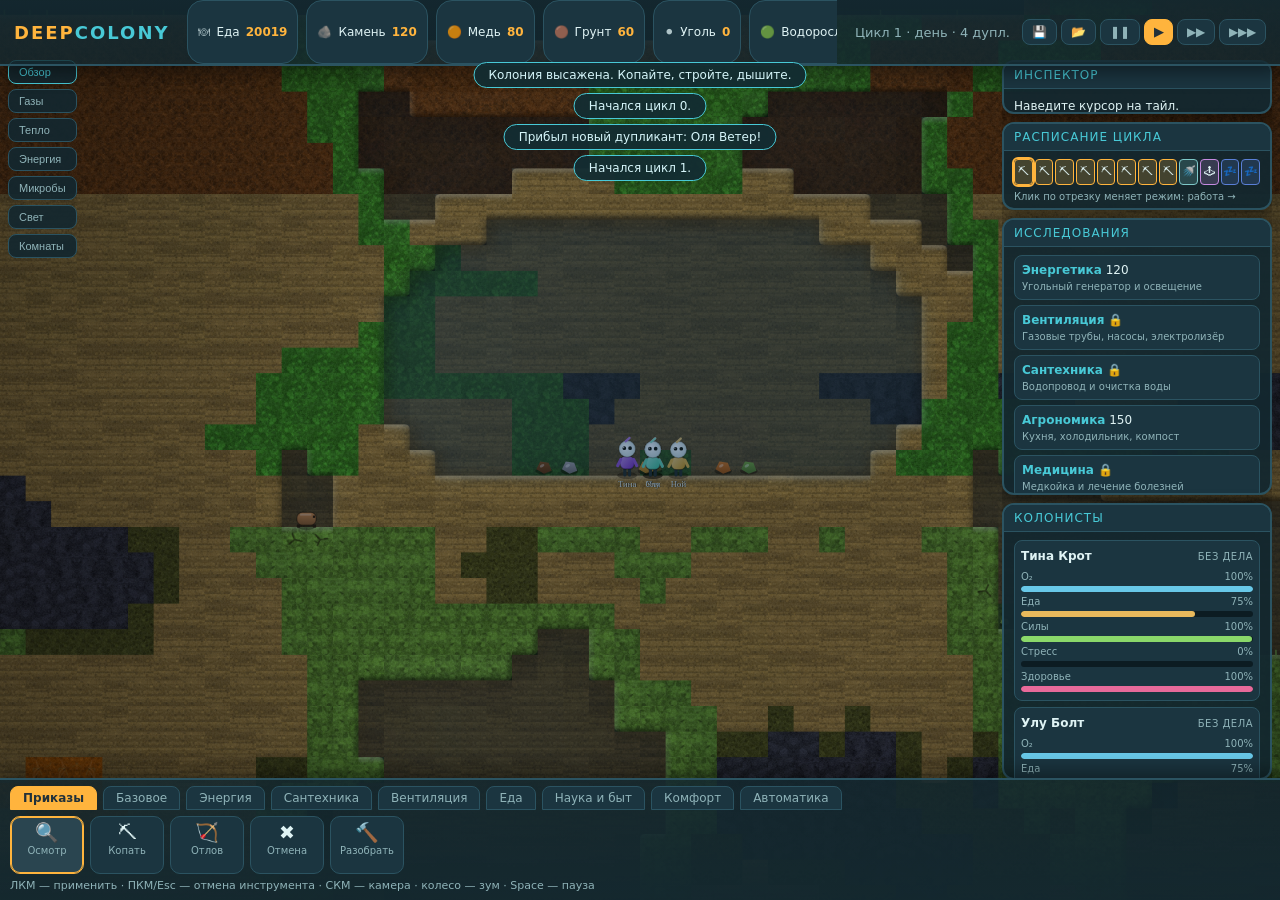
<file: index.html>
<!DOCTYPE html>
<html lang="ru">
<head>
<meta charset="utf-8">
<meta name="viewport" content="width=device-width,initial-scale=1">
<title>Deep Colony</title>
<link rel="stylesheet" href="style.css">
</head>
<body>
<div id="app">
  <canvas id="view"></canvas>

  <header id="topbar">
    <div class="brand">DEEP<span>COLONY</span></div>
    <div class="res" id="resbar"></div>
    <div class="clock">
      <div class="cycle" id="cycle">Цикл 1</div>
      <div class="speeds">
        <button id="btn-save" class="spd" title="Сохранить">💾</button>
        <button id="btn-load" class="spd" title="Загрузить">📂</button>
        <button data-speed="0" class="spd" title="Пауза (Space)">❚❚</button>
        <button data-speed="1" class="spd active">▶</button>
        <button data-speed="2" class="spd">▶▶</button>
        <button data-speed="3" class="spd">▶▶▶</button>
      </div>
    </div>
  </header>

  <aside id="sidebar">
    <div class="panel" id="inspector">
      <div class="panel-title">Инспектор</div>
      <div class="panel-body" id="inspector-body">Наведите курсор на тайл.</div>
    </div>
    <div class="panel" id="schedulep">
      <div class="panel-title">Расписание цикла</div>
      <div class="panel-body"><div id="schedule-strip" class="sched"></div>
        <div class="hint2">Клик по отрезку меняет режим: работа → досуг → гигиена → сон</div></div>
    </div>
    <div class="panel" id="researchp">
      <div class="panel-title">Исследования</div>
      <div class="panel-body" id="research-body"></div>
    </div>
    <div class="panel" id="colonists">
      <div class="panel-title">Колонисты</div>
      <div class="panel-body" id="colonist-list"></div>
    </div>
  </aside>

  <div id="alerts"></div>

  <footer id="toolbar">
    <div class="tabs" id="tabs"></div>
    <div class="tools" id="tools"></div>
    <div class="hint" id="hint">ЛКМ — применить · ПКМ/Esc — отмена · перетаскивание СКМ — камера · колесо — зум</div>
  </footer>

  <div id="overlay-toggles">
    <button data-ov="none" class="ov active">Обзор</button>
    <button data-ov="gas" class="ov">Газы</button>
    <button data-ov="temp" class="ov">Тепло</button>
    <button data-ov="power" class="ov">Энергия</button>
    <button data-ov="germs" class="ov">Микробы</button>
    <button data-ov="light" class="ov">Свет</button>
    <button data-ov="rooms" class="ov">Комнаты</button>
  </div>
</div>
<script type="module" src="src/main.js"></script>
</body>
</html>
</file>
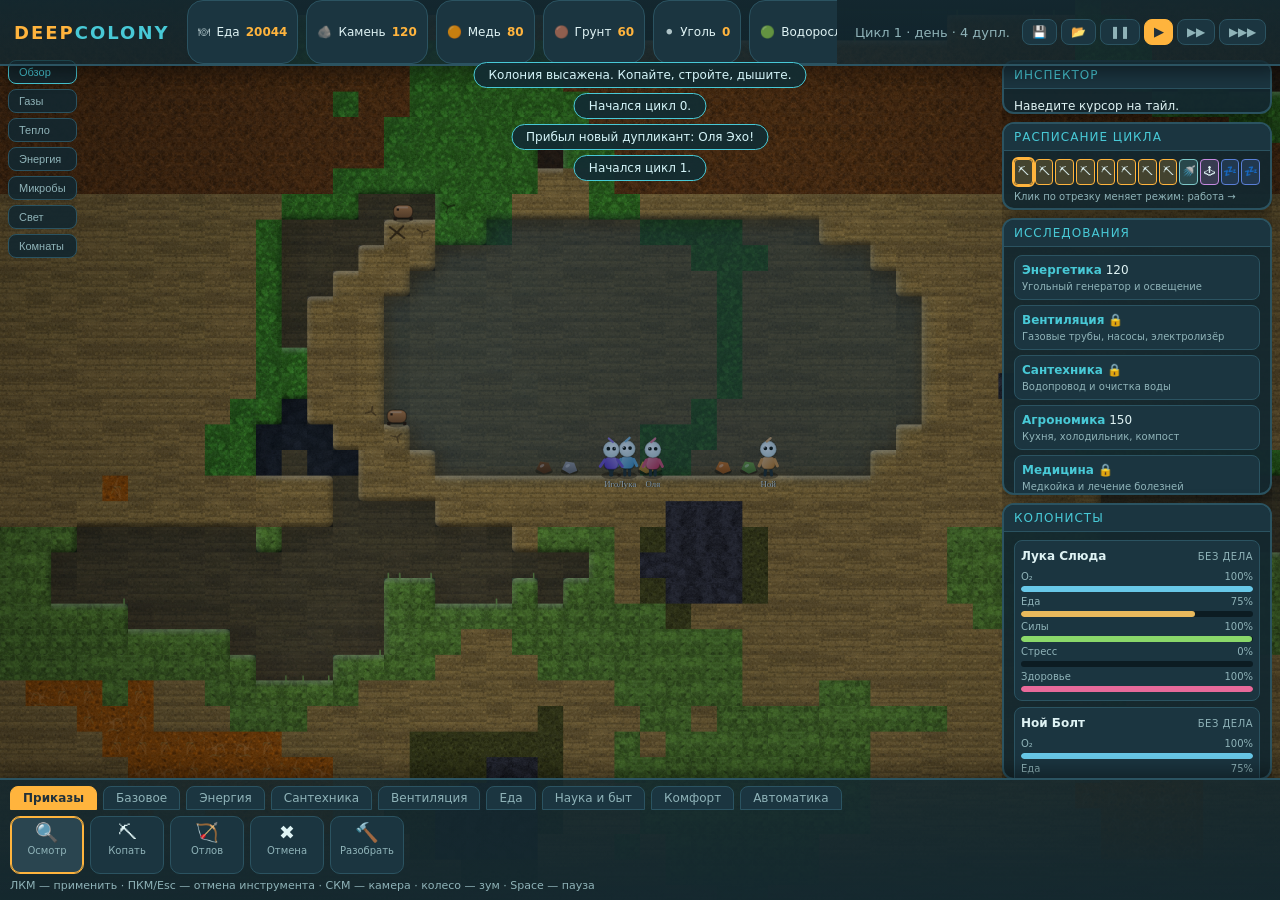
<file: deepcolony.html>
<!DOCTYPE html>
<html lang="ru">
<head>
<meta charset="utf-8">
<meta name="viewport" content="width=device-width,initial-scale=1">
</head>
<body>
<title>Deep Colony</title>
<style>
:root{
  color-scheme:dark;   /* игра живёт в одном тёмном мире, как ONI */
  --bg:#0d1b21;
  --panel:#14282f;
  --panel2:#1b3540;
  --edge:#2b5361;
  --text:#dff3f4;
  --dim:#8fb3b8;
  --accent:#ffb43d;
  --accent2:#48c9d6;
  --good:#7ed957;
  --bad:#ff6b5e;
  --shadow:0 6px 18px rgba(0,0,0,.45);
}
*{box-sizing:border-box}
html,body{margin:0;height:100%;overflow:hidden;background:var(--bg);color:var(--text);
  font-family:"Trebuchet MS","Segoe UI",system-ui,sans-serif;user-select:none;-webkit-user-select:none}
#app{position:fixed;inset:0}
canvas#view{position:absolute;inset:0;width:100%;height:100%;display:block;cursor:crosshair;image-rendering:auto;touch-action:none}

/* ---------- top bar ---------- */
#topbar{position:absolute;top:0;left:0;right:0;min-height:52px;display:flex;align-items:center;gap:18px;
  padding:env(safe-area-inset-top,0px) 14px 0;background:linear-gradient(180deg,rgba(20,40,47,.97),rgba(20,40,47,.82));
  border-bottom:2px solid var(--edge);box-shadow:var(--shadow);z-index:5}
.brand{font-weight:bold;letter-spacing:2px;color:var(--accent);font-size:18px}
.brand span{color:var(--accent2)}
.res{display:flex;gap:8px;flex:1;flex-wrap:nowrap;overflow:hidden;font-size:12px}
.res .r{display:flex;align-items:center;gap:6px;background:var(--panel2);border:1px solid var(--edge);
  border-radius:16px;padding:3px 10px}
.res .r b{color:var(--accent);font-weight:600}
.res .r i{font-style:normal;opacity:.75}
.clock{display:flex;align-items:center;gap:12px}
.cycle{font-size:13px;color:var(--dim)}
.speeds{display:flex;gap:4px}
.spd{background:var(--panel2);color:var(--dim);border:1px solid var(--edge);border-radius:8px;
  padding:5px 9px;cursor:pointer;font-size:12px}
.spd.active{background:var(--accent);color:#22313a;border-color:var(--accent);font-weight:bold}

/* ---------- sidebar ---------- */
#sidebar{position:absolute;top:60px;right:8px;bottom:120px;width:270px;display:flex;flex-direction:column;gap:8px;z-index:4;overflow-y:auto}
.panel{background:rgba(20,40,47,.94);border:2px solid var(--edge);border-radius:12px;box-shadow:var(--shadow);overflow:hidden}
.panel-title{background:var(--panel2);padding:6px 10px;font-size:12px;letter-spacing:1px;color:var(--accent2);
  text-transform:uppercase;border-bottom:1px solid var(--edge)}
.panel-body{padding:8px 10px;font-size:12px;max-height:34vh;overflow:auto;line-height:1.5}
.panel-body::-webkit-scrollbar{width:7px}
.panel-body::-webkit-scrollbar-thumb{background:var(--edge);border-radius:4px}
.kv{display:flex;justify-content:space-between;gap:8px}
.kv span:last-child{color:var(--accent)}
.sep{height:1px;background:var(--edge);margin:6px 0}

/* colonist cards */
.col-card{border:1px solid var(--edge);border-radius:8px;padding:6px;margin-bottom:6px;background:var(--panel2);cursor:pointer}
.col-card.sel{border-color:var(--accent)}
.col-head{display:flex;justify-content:space-between;align-items:center;margin-bottom:4px}
.col-name{font-weight:bold}
.col-task{font-size:10px;color:var(--dim);text-transform:uppercase;letter-spacing:.5px}
.bar{height:6px;background:#0c1c22;border-radius:4px;overflow:hidden;margin:2px 0}
.bar i{display:block;height:100%;border-radius:4px}
.blabel{font-size:10px;color:var(--dim);display:flex;justify-content:space-between}

/* ---------- toolbar ---------- */
#toolbar{position:absolute;left:0;right:0;bottom:0;padding-bottom:calc(8px + env(safe-area-inset-bottom,0px));background:linear-gradient(0deg,rgba(20,40,47,.98),rgba(20,40,47,.86));
  border-top:2px solid var(--edge);padding:6px 10px 8px;z-index:5;box-shadow:0 -6px 18px rgba(0,0,0,.4)}
.tabs{display:flex;gap:6px;margin-bottom:6px;flex-wrap:wrap}
.tab{background:var(--panel2);border:1px solid var(--edge);color:var(--dim);border-radius:8px 8px 0 0;
  padding:4px 12px;font-size:12px;cursor:pointer}
.tab.active{background:var(--accent);color:#22313a;font-weight:bold;border-color:var(--accent)}
.tools{display:flex;gap:6px;flex-wrap:wrap;min-height:58px}
.tool{width:74px;background:var(--panel2);border:1px solid var(--edge);border-radius:10px;padding:5px 4px;
  text-align:center;cursor:pointer;transition:.12s}
.tool:hover{border-color:var(--accent2);transform:translateY(-2px)}
.tool.active{border-color:var(--accent);background:#2a4550;box-shadow:0 0 0 1px var(--accent) inset}
.tool .ic{font-size:19px;line-height:1.1}
.tool .nm{font-size:10px;color:var(--dim);margin-top:2px}
.tool .cost{font-size:9px;color:var(--accent)}
.hint{font-size:11px;color:var(--dim);margin-top:5px}

/* ---------- overlays / alerts ---------- */
#overlay-toggles{position:absolute;left:8px;top:60px;display:flex;flex-direction:column;gap:5px;z-index:4}
.ov{background:rgba(20,40,47,.92);border:1px solid var(--edge);color:var(--dim);border-radius:8px;
  padding:5px 10px;font-size:11px;cursor:pointer;text-align:left}
.ov.active{border-color:var(--accent2);color:var(--accent2)}
#alerts{position:absolute;left:50%;top:62px;transform:translateX(-50%);z-index:6;display:flex;
  flex-direction:column;gap:5px;align-items:center;pointer-events:none}
.alert{background:rgba(40,20,20,.95);border:1px solid var(--bad);color:#ffd9d4;padding:5px 14px;
  border-radius:16px;font-size:12px;animation:pop .25s ease}
.alert.info{background:rgba(20,45,50,.95);border-color:var(--accent2);color:#d6f6fa}
@keyframes pop{from{opacity:0;transform:translateY(-6px)}to{opacity:1}}
.alert.fade{opacity:0;transform:translateY(-4px);transition:opacity .35s ease,transform .35s ease}

/* исследования и приоритеты */
.tech{border:1px solid var(--edge);border-radius:8px;padding:5px 7px;margin-bottom:5px;background:var(--panel2);cursor:pointer}
.tech:hover{border-color:var(--accent2)}
.tech.active{border-color:var(--accent)}
.tech.done{opacity:.55;cursor:default}
.tech b{color:var(--accent2)}
.tech .d{font-size:10px;color:var(--dim)}
.prio{display:flex;flex-wrap:wrap;gap:3px;margin-top:4px}
.prio span{font-size:10px;border:1px solid var(--edge);border-radius:6px;padding:1px 5px;cursor:pointer;background:#10232a}
.prio span.off{opacity:.35;text-decoration:line-through}
.tool.locked{opacity:.4;cursor:not-allowed}

.sched{display:flex;gap:2px}
.sched div{flex:1;height:26px;border-radius:4px;display:flex;align-items:center;justify-content:center;
  font-size:11px;cursor:pointer;border:1px solid var(--edge)}
.sched div.now{outline:2px solid var(--accent)}
.hint2{font-size:10px;color:var(--dim);margin-top:4px}
.prio span.p5{border-color:var(--accent);color:var(--accent)}
.prio span.p1{opacity:.6}
.rel{font-size:10px;color:var(--dim)}

/* узкие экраны и планшеты: панели ужимаются, кнопки остаются нажимаемыми пальцем */
@media (max-width:820px){
  .brand{font-size:14px;letter-spacing:1px}
  #sidebar{width:210px;top:56px;bottom:150px}
  .panel-body{max-height:24vh;font-size:11px}
  .tool{width:64px}
  .res .r{padding:2px 7px;font-size:11px}
  #overlay-toggles{top:56px}
  .ov{padding:4px 7px;font-size:10px}
}
@media (max-width:560px){
  #sidebar{width:min(62vw,230px);bottom:auto;max-height:46vh}
  #overlay-toggles{flex-direction:row;flex-wrap:wrap;max-width:58vw}
  .hint{display:none}
  .tool{width:58px}
  .tool .nm{font-size:9px}
}
</style>
<div id="app">
  <canvas id="view"></canvas>

  <header id="topbar">
    <div class="brand">DEEP<span>COLONY</span></div>
    <div class="res" id="resbar"></div>
    <div class="clock">
      <div class="cycle" id="cycle">Цикл 1</div>
      <div class="speeds">
        <button id="btn-save" class="spd" title="Сохранить">💾</button>
        <button id="btn-load" class="spd" title="Загрузить">📂</button>
        <button data-speed="0" class="spd" title="Пауза (Space)">❚❚</button>
        <button data-speed="1" class="spd active">▶</button>
        <button data-speed="2" class="spd">▶▶</button>
        <button data-speed="3" class="spd">▶▶▶</button>
      </div>
    </div>
  </header>

  <aside id="sidebar">
    <div class="panel" id="inspector">
      <div class="panel-title">Инспектор</div>
      <div class="panel-body" id="inspector-body">Наведите курсор на тайл.</div>
    </div>
    <div class="panel" id="schedulep">
      <div class="panel-title">Расписание цикла</div>
      <div class="panel-body"><div id="schedule-strip" class="sched"></div>
        <div class="hint2">Клик по отрезку меняет режим: работа → досуг → гигиена → сон</div></div>
    </div>
    <div class="panel" id="researchp">
      <div class="panel-title">Исследования</div>
      <div class="panel-body" id="research-body"></div>
    </div>
    <div class="panel" id="colonists">
      <div class="panel-title">Колонисты</div>
      <div class="panel-body" id="colonist-list"></div>
    </div>
  </aside>

  <div id="alerts"></div>

  <footer id="toolbar">
    <div class="tabs" id="tabs"></div>
    <div class="tools" id="tools"></div>
    <div class="hint" id="hint">ЛКМ — применить · ПКМ/Esc — отмена · перетаскивание СКМ — камера · колесо — зум</div>
  </footer>

  <div id="overlay-toggles">
    <button data-ov="none" class="ov active">Обзор</button>
    <button data-ov="gas" class="ov">Газы</button>
    <button data-ov="temp" class="ov">Тепло</button>
    <button data-ov="power" class="ov">Энергия</button>
    <button data-ov="germs" class="ov">Микробы</button>
    <button data-ov="light" class="ov">Свет</button>
    <button data-ov="rooms" class="ov">Комнаты</button>
  </div>
</div>
<script type="module">
// ===== util.js =====================================================
// Мелкие утилиты: ГПСЧ, шум, математика, имена.

function makeRNG(seed = 1337) {
  let s = seed >>> 0;
  return function rng() {
    s ^= s << 13; s >>>= 0;
    s ^= s >> 17;
    s ^= s << 5;  s >>>= 0;
    return s / 4294967296;
  };
}

const clamp = (v, a, b) => (v < a ? a : v > b ? b : v);
const lerp = (a, b, t) => a + (b - a) * t;
const smooth = t => t * t * (3 - 2 * t);
const dist2 = (ax, ay, bx, by) => (ax - bx) ** 2 + (ay - by) ** 2;

/** Двумерный value-noise с решёткой заданного масштаба. */
function makeNoise2D(rng) {
  const size = 256;
  const grid = new Float32Array(size * size);
  for (let i = 0; i < grid.length; i++) grid[i] = rng();
  const at = (x, y) => grid[(((y % size) + size) % size) * size + (((x % size) + size) % size)];
  return function noise(x, y) {
    const x0 = Math.floor(x), y0 = Math.floor(y);
    const tx = smooth(x - x0), ty = smooth(y - y0);
    return lerp(
      lerp(at(x0, y0), at(x0 + 1, y0), tx),
      lerp(at(x0, y0 + 1), at(x0 + 1, y0 + 1), tx),
      ty
    );
  };
}

/** Фрактальный шум из нескольких октав. */
function fbm(noise, x, y, octaves = 4, lacunarity = 2, gain = 0.5) {
  let amp = 1, freq = 1, sum = 0, norm = 0;
  for (let i = 0; i < octaves; i++) {
    sum += noise(x * freq, y * freq) * amp;
    norm += amp;
    amp *= gain; freq *= lacunarity;
  }
  return sum / norm;
}

function pick(rng, arr) { return arr[Math.floor(rng() * arr.length) % arr.length]; }

const FIRST = ['Ая', 'Бим', 'Вега', 'Гор', 'Дина', 'Ёж', 'Жора', 'Зина', 'Иго', 'Кира',
  'Лука', 'Мика', 'Ной', 'Оля', 'Пабло', 'Рита', 'Сева', 'Тина', 'Улу', 'Фома', 'Хлоя', 'Юна'];
const LAST = ['Тик', 'Болт', 'Гайка', 'Пыль', 'Кварц', 'Уголёк', 'Мох', 'Ветер', 'Искра', 'Криль',
  'Пиксель', 'Медь', 'Слюда', 'Крот', 'Эхо'];
function randomName(rng) { return `${pick(rng, FIRST)} ${pick(rng, LAST)}`; }

/** Форматирование массы в стиле ONI. */
function mass(kg) {
  if (kg >= 1000) return (kg / 1000).toFixed(1) + ' т';
  if (kg >= 1) return kg.toFixed(1) + ' кг';
  return (kg * 1000).toFixed(0) + ' г';
}

// ===== buildings.js ================================================
// Каталог построек. Данные — здесь, поведение — в machines.js.
const CAT = {
  base: 'Базовое', power: 'Энергия', plumb: 'Сантехника', vent: 'Вентиляция',
  food: 'Еда', sci: 'Наука и быт', deco: 'Комфорт', auto: 'Автоматика',
};

const BUILDINGS = [
  null,
  // --- базовое -------------------------------------------------------------
  { id: 1,  key: 'ladder',  cat: 'base', name: 'Лестница',  icon: '🪜', cost: { stone: 3 },  work: 6,  climb: true, floor: true },
  { id: 2,  key: 'tile',    cat: 'base', name: 'Плитка',    icon: '🧱', cost: { stone: 5 },  work: 8,  solid: true },
  { id: 3,  key: 'bed',     cat: 'base', name: 'Койка',     icon: '🛏', cost: { stone: 10 }, work: 12, floor: true, sleep: true, decor: 2, tech: null },
  { id: 4,  key: 'bin',     cat: 'base', name: 'Склад',     icon: '📦', cost: { stone: 15 }, work: 10, floor: true, store: 'mat', cap: 400 },
  { id: 5,  key: 'ration',  cat: 'food', name: 'Холодильник', icon: '🧺', cost: { copper: 10, stone: 10 }, work: 12, floor: true, store: 'food', cap: 600, power: -60, chill: true, tech: 'food1' },
  { id: 6,  key: 'diffuser', auto: true,cat: 'vent', name: 'Диффузор O₂', icon: '💨', cost: { copper: 20 }, work: 16, floor: true, power: -120, uses: 'algae', net: { auto: true, power: true } },
  { id: 7,  key: 'generator', cat: 'power', name: 'Ручной генератор', icon: '⚙️', cost: { stone: 20 }, work: 14, floor: true, power: 400, manual: true, net: { auto: true, power: true } },
  { id: 8,  key: 'battery', cat: 'power', name: 'Батарея',   icon: '🔋', cost: { copper: 15 }, work: 12, floor: true, storeJ: 10000, net: { auto: true, power: true } },
  { id: 9,  key: 'farm',    cat: 'food', name: 'Грядка',     icon: '🌱', cost: { dirt: 20 },  work: 14, floor: true, farm: true },
  { id: 10, key: 'skimmer', auto: true, cat: 'vent', name: 'CO₂-фильтр', icon: '🌀', cost: { copper: 20, stone: 10 }, work: 16, floor: true, power: -120, scrub: true, net: { auto: true, power: true }, tech: 'air1' },
  { id: 11, key: 'table',   cat: 'base', name: 'Стол',       icon: '🍴', cost: { stone: 8 },  work: 8,  floor: true, eat: true, decor: 3 },
  { id: 12, key: 'lamp', auto: true,    cat: 'deco', name: 'Лампа',      icon: '💡', cost: { copper: 8 }, work: 6,  power: -20, light: 7, net: { auto: true, power: true }, decor: 2, tech: 'power1' },

  // --- проводка и трубы ----------------------------------------------------
  { id: 13, key: 'wire',    cat: 'power', name: 'Провод',    icon: '➰', cost: { copper: 2 }, work: 3, conduit: 'power' },
  { id: 14, key: 'lpipe',   cat: 'plumb', name: 'Труба (жидк.)', icon: '🟦', cost: { copper: 3 }, work: 4, conduit: 'liquid', tech: 'plumb1' },
  { id: 15, key: 'gpipe',   cat: 'vent',  name: 'Труба (газ)',   icon: '🟪', cost: { copper: 3 }, work: 4, conduit: 'gas', tech: 'air1' },

  // --- насосы и вентиляция -------------------------------------------------
  { id: 16, key: 'lpump', auto: true,   cat: 'plumb', name: 'Насос',      icon: '🛁', cost: { copper: 30 }, work: 18, floor: true, power: -240, net: { auto: true, power: true, liquid: 'out' }, tech: 'plumb1' },
  { id: 17, key: 'lvent',   cat: 'plumb', name: 'Слив',       icon: '🚿', cost: { copper: 10 }, work: 8,  floor: true, net: { liquid: 'in' }, tech: 'plumb1' },
  { id: 18, key: 'gpump', auto: true,   cat: 'vent',  name: 'Газовый насос', icon: '🌬', cost: { copper: 30 }, work: 18, floor: true, power: -240, net: { auto: true, power: true, gas: 'out' }, tech: 'air1' },
  { id: 19, key: 'gvent',   cat: 'vent',  name: 'Вентиляция',  icon: '🔲', cost: { copper: 10 }, work: 8,  floor: true, net: { gas: 'in' }, tech: 'air1' },

  // --- производство --------------------------------------------------------
  { id: 20, key: 'electro', auto: true, cat: 'vent',  name: 'Электролизёр', icon: '⚗️', cost: { copper: 40 }, work: 24, floor: true, power: -120, net: { auto: true, power: true, liquid: 'in' }, tech: 'air1' },
  { id: 21, key: 'sieve', auto: true,   cat: 'plumb', name: 'Очиститель воды', icon: '🧽', cost: { copper: 20, stone: 20 }, work: 20, floor: true, power: -120, net: { auto: true, power: true, liquid: 'in' }, uses: 'stone', tech: 'plumb1' },
  { id: 22, key: 'grill',   cat: 'food',  name: 'Кухня',       icon: '🍳', cost: { copper: 20, stone: 10 }, work: 20, floor: true, power: -240, manualWork: 'cook', net: { auto: true, power: true }, tech: 'food1' },
  { id: 23, key: 'coalgen', auto: true, cat: 'power', name: 'Угольный генератор', icon: '🏭', cost: { copper: 20, stone: 30 }, work: 24, floor: true, power: 600, uses: 'coal', net: { auto: true, power: true }, tech: 'power1' },

  // --- быт, наука, медицина ------------------------------------------------
  { id: 24, key: 'outhouse', cat: 'sci',  name: 'Уборная',    icon: '🚽', cost: { stone: 20, dirt: 10 }, work: 12, floor: true, toilet: true },
  { id: 25, key: 'basin',    cat: 'sci',  name: 'Умывальник', icon: '🚰', cost: { copper: 10, stone: 10 }, work: 10, floor: true, wash: true },
  { id: 26, key: 'research', cat: 'sci',  name: 'Лаборатория', icon: '🔬', cost: { copper: 20, stone: 20 }, work: 20, floor: true, power: -60, manualWork: 'research', net: { auto: true, power: true } },
  { id: 27, key: 'medcot',   cat: 'sci',  name: 'Медкойка',   icon: '🩺', cost: { copper: 15, stone: 15 }, work: 16, floor: true, sleep: true, med: true, decor: 1, tech: 'med1' },
  { id: 28, key: 'door',     cat: 'base', name: 'Дверь',      icon: '🚪', cost: { copper: 10 }, work: 10, door: true, floor: true },
  { id: 29, key: 'arcade', auto: true,   cat: 'deco', name: 'Игровой автомат', icon: '🕹', cost: { copper: 25, stone: 10 }, work: 18, floor: true, power: -120, fun: 12, net: { auto: true, power: true }, decor: 4, tech: 'rec1' },
  { id: 30, key: 'sculpt',   cat: 'deco', name: 'Статуя',     icon: '🗿', cost: { stone: 30 },  work: 20, floor: true, decor: 8 },
  { id: 31, key: 'shower',   cat: 'sci',  name: 'Душ',        icon: '🛀', cost: { copper: 20 }, work: 16, floor: true, wash: true, big: true, net: { liquid: 'in' }, tech: 'plumb1' },
  // --- автоматика ----------------------------------------------------------
  { id: 35, key: 'awire',   cat: 'auto', name: 'Логопровод', icon: '🟩', cost: { copper: 2 },  work: 3, conduit: 'auto', tech: 'auto1' },
  { id: 36, key: 'tsensor', cat: 'auto', name: 'Термодатчик', icon: '🌡', cost: { copper: 10 }, work: 8, floor: true, sensor: 'temp', threshold: 30, above: false, net: { auto: 'out' }, tech: 'auto1' },
  { id: 37, key: 'psensor', cat: 'auto', name: 'Датчик давления', icon: '📊', cost: { copper: 10 }, work: 8, floor: true, sensor: 'gas', threshold: 1.5, above: false, net: { auto: 'out' }, tech: 'auto1' },
  { id: 38, key: 'wsensor', cat: 'auto', name: 'Датчик жидкости', icon: '💧', cost: { copper: 10 }, work: 8, floor: true, sensor: 'water', threshold: 400, above: true, net: { auto: 'out' }, tech: 'auto1' },
  { id: 39, key: 'switch',  cat: 'auto', name: 'Тумблер',    icon: '🎚', cost: { copper: 6 },  work: 6, floor: true, sensor: 'manual', net: { auto: 'out' }, tech: 'auto1' },
  { id: 34, key: 'suitdock', auto: true, cat: 'vent', name: 'Док скафандров', icon: '🥽', cost: { copper: 30, stone: 10 }, work: 20, floor: true, power: -60, suit: true, net: { auto: true, power: true, gas: 'in' }, tech: 'air1' },
  { id: 33, key: 'feeder',  cat: 'food', name: 'Кормушка',  icon: '🥣', cost: { copper: 15, stone: 10 }, work: 14, floor: true, uses: 'stone', feeder: true, tech: 'ranch1' },
  { id: 32, key: 'compost',  cat: 'food', name: 'Компостер',  icon: '🪱', cost: { stone: 20 },  work: 14, floor: true, uses: 'pdirt', tech: 'food1' },
];

const B_BY_KEY = {};
for (const b of BUILDINGS) if (b) B_BY_KEY[b.key] = b;

// ===== world.js ====================================================
// Мир: материалы, постройки, генерация карты, доступ к тайлам.

const W = 128, H = 84, TILE = 16;

// ---------------------------------------------------------------- материалы
const MATS = [
  null, // 0 — пустота (газ)
  { id: 1, name: 'Грунт',        color: '#7c5230', color2: '#573720', hard: 1.0, yield: 'dirt',   amount: 8,  heat: 25, k: 0.6,  c: 1.0, mass: 600 },
  { id: 2, name: 'Песчаник',     color: '#ab9060', color2: '#836c44', hard: 1.6, yield: 'stone',  amount: 10, heat: 22, k: 2.0,  c: 0.8, mass: 800 },
  { id: 3, name: 'Гранит',       color: '#78879b', color2: '#566072', hard: 2.8, yield: 'stone',  amount: 14, heat: 20, k: 3.4,  c: 0.79, mass: 1000 },
  { id: 4, name: 'Угольный пласт', color: '#3a3a40', color2: '#26262b', hard: 2.0, yield: 'coal', amount: 10, heat: 21, k: 0.3, c: 1.1, mass: 700 },
  { id: 5, name: 'Медная руда',  color: '#c0752f', color2: '#8e5020', hard: 2.4, yield: 'copper', amount: 10, heat: 21, k: 4.5, c: 0.39, mass: 1100 },
  { id: 6, name: 'Лёд',          color: '#a6e2f5', color2: '#74c2dc', hard: 0.7, yield: 'ice',    amount: 8,  heat: -8, k: 2.2, c: 2.0, mass: 400 },
  { id: 7, name: 'Водорослевый нарост', color: '#5e9c46', color2: '#3f6f32', hard: 1.1, yield: 'algae', amount: 8, heat: 23, k: 0.4, c: 1.5, mass: 500 },
  { id: 8, name: 'Абиссалит',    color: '#4b4258', color2: '#372f42', hard: Infinity, yield: null, amount: 0, heat: 18, k: 0.002, c: 0.8, mass: 1200 },
  { id: 9, name: 'Слизь',        color: '#6f8f4a', color2: '#55703a', hard: 0.9, yield: 'slime',  amount: 8,  heat: 26, germs: 'slimelung', k: 0.5, c: 1.8, mass: 500 },
  { id: 10, name: 'Загрязнённый грунт', color: '#5a5a33', color2: '#444427', hard: 1.0, yield: 'pdirt', amount: 8, heat: 24, germs: 'food', k: 0.6, c: 1.1, mass: 600 },
];

const RESOURCES = {
  dirt:   { name: 'Грунт',      icon: '🟤' },
  stone:  { name: 'Камень',     icon: '🪨' },
  coal:   { name: 'Уголь',      icon: '⚫' },
  copper: { name: 'Медь',       icon: '🟠' },
  ice:    { name: 'Лёд',        icon: '🧊' },
  algae:  { name: 'Водоросли',  icon: '🟢' },
  slime:  { name: 'Слизь',      icon: '🟩' },
  pdirt:  { name: 'Гряз. грунт',icon: '🟫' },
  food:   { name: 'Еда',        icon: '🍽' },
  meal:   { name: 'Блюдо',      icon: '🍲' },
};

// Постройки вынесены в buildings.js

const LAYER = { power: 1, liquid: 2, gas: 3, auto: 4 };
const GAS_CAP = 2.2;      // кг/тайл — «комфортное» давление
const BREATH_MIN = 0.12;  // ниже этого дупликант задыхается

class World {
  constructor(seed = Date.now() & 0xffff) {
    this.seed = seed;
    this.rng = makeRNG(seed || 1);
    this.mat = new Uint8Array(W * H);
    this.back = new Uint8Array(W * H);      // «задняя стена» биома — фон за выкопанным
    this.digProg = new Float32Array(W * H);
    this.dig = new Uint8Array(W * H);       // помечено к добыче
    this.bid = new Uint8Array(W * H);       // здания (слой 0)
    this.cond = {                            // слои коммуникаций, как в ONI
      power: new Uint8Array(W * H),
      liquid: new Uint8Array(W * H),
      gas: new Uint8Array(W * H),
      auto: new Uint8Array(W * H),
    };
    this.bdata = new Map();                 // key(x,y,layer) -> состояние постройки
    this.items = new Map();                 // idx -> {res: кг}
    this.o2 = new Float32Array(W * H);
    this.co2 = new Float32Array(W * H);
    this.steam = new Float32Array(W * H);
    this.h2 = new Float32Array(W * H);
    this.water = new Float32Array(W * H);   // кг воды в тайле
    this.pwater = new Float32Array(W * H);  // доля загрязнённой воды 0..1
    this.germs = new Float32Array(W * H);   // условные единицы микробов
    this.phase = new Float32Array(W * H);   // накопленный фазовый переход (таяние/замерзание), кг
    this.vents = [];
    this.dirtyChunks = new Set();   // какие куски ландшафта перерисовать
    this.temp = new Float32Array(W * H);
    this.light = new Float32Array(W * H);
    this.generate();
  }

  idx(x, y) { return y * W + x; }
  /** Пометить тайл как изменившийся — рендер перерисует его кусок карты. */
  markDirty(x, y) {
    const cx = x >> 4, cy = y >> 4;
    for (let dx = -1; dx <= 1; dx++)
      for (let dy = -1; dy <= 1; dy++) this.dirtyChunks.add(((cy + dy) << 8) | (cx + dx));
  }
  /** Ключ в bdata: слой 0 — здание, 1/2/3 — провод/труба/вентиляция. */
  key(x, y, layer = 0) { return (y * W + x) * 8 + layer; }
  static layerOf(def) { return def.conduit ? LAYER[def.conduit] : 0; }
  stateAt(x, y, layer = 0) { return this.bdata.get(this.key(x, y, layer)) || null; }
  inside(x, y) { return x >= 0 && y >= 0 && x < W && y < H; }
  matAt(x, y) { return this.inside(x, y) ? this.mat[y * W + x] : 8; }
  buildAt(x, y) { return this.inside(x, y) ? this.bid[y * W + x] : 0; }
  bdef(x, y) { return BUILDINGS[this.buildAt(x, y)] || null; }
  bstate(x, y) { return this.bdata.get(this.key(x, y, 0)) || null; }
  /** Все постройки тайла по слоям. */
  allAt(x, y) {
    const out = [];
    for (let l = 0; l < 5; l++) { const st = this.bdata.get(this.key(x, y, l)); if (st) out.push(st); }
    return out;
  }

  /** Тайл перекрывает газ и жидкость (порода, стена или закрытая дверь). */
  gasBlocked(i) {
    if (this.mat[i]) return true;
    const b = BUILDINGS[this.bid[i]];
    if (!b || (!b.solid && !b.door)) return false;
    const st = this.bdata.get(i * 8);
    return !!(st && st.built);
  }

  /** Тайл непроходим (порода или достроенная стена). */
  solid(x, y) {
    if (!this.inside(x, y)) return true;
    const i = y * W + x;
    if (this.mat[i]) return true;
    const b = BUILDINGS[this.bid[i]];
    const st = this.bdata.get(i * 8);
    return !!(b && b.solid && st && st.built);
  }

  /** На этом тайле можно стоять (есть опора снизу или лестница). */
  standable(x, y) {
    if (this.solid(x, y)) return false;
    const b = BUILDINGS[this.bid[y * W + x]];
    const st = this.bdata.get((y * W + x) * 8);
    if (b && b.climb && st && st.built) return true;
    if (this.solid(x, y + 1)) return true;
    const bb = BUILDINGS[this.bid[(y + 1) * W + x]] , bs = this.bdata.get(((y + 1) * W + x) * 8);
    return !!(bb && (bb.floor || bb.climb) && bs && bs.built);
  }

  climbable(x, y) {
    const b = BUILDINGS[this.bid[y * W + x]], st = this.bdata.get((y * W + x) * 8);
    return !!(b && b.climb && st && st.built);
  }

  // ------------------------------------------------------------- генерация
  generate() {
    const n1 = makeNoise2D(this.rng), n2 = makeNoise2D(this.rng), n3 = makeNoise2D(this.rng);
    for (let y = 0; y < H; y++) {
      for (let x = 0; x < W; x++) {
        const i = y * W + x;
        if (x === 0 || y === 0 || x === W - 1 || y === H - 1) { this.mat[i] = 8; continue; }

        const depth = y / H;
        const surface = 8 + fbm(n1, x * 0.035, 0.5, 4) * 7;
        if (y < surface) { this.mat[i] = 0; this.back[i] = 0; continue; }   // космос над поверхностью

        const cave = fbm(n2, x * 0.07, y * 0.09, 4);
        const hollow = cave > 0.63 && y > surface + 3;

        let m = 1;
        if (depth > 0.22) m = 2;
        if (depth > 0.55) m = 3;
        const ore = fbm(n3, x * 0.12 + 40, y * 0.12, 3);
        if (ore > 0.70 && depth > 0.3) m = 4;                       // уголь
        else if (ore < 0.27 && depth > 0.25) m = 5;                 // медь
        if (depth > 0.75 && fbm(n2, x * 0.05 - 20, y * 0.05, 2) > 0.58) m = 6; // ледяной биом
        if (depth < 0.35 && cave > 0.55 && cave <= 0.63) m = 7;     // водоросли у пещер
        if (depth > 0.38 && depth < 0.62 && cave > 0.52 && cave <= 0.63) m = 9;  // болото со слизью
        if (depth > 0.38 && depth < 0.62 && ore > 0.62 && m === 2) m = 10;       // загрязнённый грунт
        if (depth > 0.92) m = 8;
        this.back[i] = m;
        this.mat[i] = hollow ? 0 : m;
        this.temp[i] = MATS[m].heat;
      }
    }

    // стартовая каверна с кислородом
    const cx = (W >> 1), cy = Math.floor(H * 0.30);
    for (let y = cy - 6; y <= cy + 5; y++) {
      for (let x = cx - 11; x <= cx + 11; x++) {
        if (!this.inside(x, y)) continue;
        const d = ((x - cx) / 11) ** 2 + ((y - cy) / 6) ** 2;
        if (d < 1) {
          const i = y * W + x;
          if (!this.back[i]) this.back[i] = 1;
          this.mat[i] = 0; this.o2[i] = 2.2; this.co2[i] = 0; this.temp[i] = 22;
        }
      }
    }
    // герметичная скорлупа вокруг стартовой каверны — базу надо вскрывать самому
    for (let y = cy - 8; y <= cy + 7; y++) {
      for (let x = cx - 14; x <= cx + 14; x++) {
        if (!this.inside(x, y)) continue;
        const d = ((x - cx) / 11) ** 2 + ((y - cy) / 6) ** 2;
        if (d >= 1 && d < 1.6) {
          const i = y * W + x;
          if (!this.mat[i]) { this.mat[i] = 2; this.temp[i] = MATS[2].heat; if (!this.back[i]) this.back[i] = 2; }
          this.o2[i] = 0; this.co2[i] = 0; this.water[i] = 0;
        }
      }
    }

    // пол каверны
    for (let x = cx - 11; x <= cx + 11; x++) {
      const y = cy + 5;
      if (this.inside(x, y) && !this.mat[y * W + x]) this.mat[y * W + x] = 2;
    }
    this.start = { x: cx, y: cy + 4 };

    // подземные водоёмы: пещеры ниже середины карты заполняются водой
    for (let y = Math.floor(H * 0.58); y < H - 2; y++) {
      for (let x = 1; x < W - 1; x++) {
        const i = y * W + x;
        if (this.mat[i]) continue;
        let roof = false;
        for (let k = 1; k <= 3; k++) if (this.mat[i - k * W]) { roof = true; break; }
        if (!roof) continue;
        this.water[i] = 1000;
        this.temp[i] = y / H > 0.8 ? 6 : 18;
        if (y / H > 0.72 && ((x * 31 + y * 17) % 7 === 0)) { this.pwater[i] = 1; this.germs[i] = 200; }
      }
    }

    // гейзеры и вулканические жерла (подальше от базы)
    const ventTypes = ['steam', 'water', 'co2', 'h2'];
    for (let n = 0; n < 6; n++) {
      for (let tries = 0; tries < 400; tries++) {
        const x = 3 + Math.floor(this.rng() * (W - 6));
        const y = Math.floor(H * 0.35 + this.rng() * H * 0.55);
        const i = y * W + x;
        if (this.mat[i] || this.mat[i + W] === 0 || this.water[i] > 10) continue;
        if (Math.abs(x - this.start.x) < 16 && Math.abs(y - this.start.y) < 10) continue;  // не в базе
        const type = ventTypes[n % ventTypes.length];
        this.vents.push({ x, y, type, t: this.rng() * 200, period: 220 + this.rng() * 260, active: false, rate: 0.6 + this.rng() });
        break;
      }
    }

    // атмосфера в пустотах (немного кислорода в пещерах, углекислота внизу)
    for (let y = 1; y < H - 1; y++) {
      for (let x = 1; x < W - 1; x++) {
        const i = y * W + x;
        if (this.mat[i]) continue;
        if (this.o2[i] || this.co2[i]) continue;
        if (y < 9) continue;                     // космос сверху — вакуум
        const deep = y / H;
        this.o2[i] = 0.35 * (1 - deep) + 0.05;
        this.co2[i] = 0.25 * deep;
        this.temp[i] = 18 + deep * 12;
      }
    }
  }

  // --------------------------------------------------------------- предметы
  addItem(x, y, res, amt) {
    if (!this.inside(x, y) || amt <= 0) return;
    const i = this.idx(x, y);
    const pile = this.items.get(i) || {};
    pile[res] = (pile[res] || 0) + amt;
    this.items.set(i, pile);
  }
  takeItem(i, res, amt) {
    const pile = this.items.get(i);
    if (!pile || !pile[res]) return 0;
    const got = Math.min(pile[res], amt);
    pile[res] -= got;
    if (pile[res] <= 1e-6) delete pile[res];
    if (!Object.keys(pile).length) this.items.delete(i);
    return got;
  }

  // -------------------------------------------------------------- постройки
  canPlace(x, y, def) {
    const i = this.idx(x, y);
    if (!this.inside(x, y) || this.mat[i]) return false;
    if (def.conduit) return !this.cond[def.conduit][i];
    if (this.bid[i]) return false;
    if (def.climb || def.solid || def.door) return true;
    return this.standable(x, y) || this.solid(x, y + 1);
  }

  place(x, y, def) {
    const i = this.idx(x, y);
    this.markDirty(x, y);
    const layer = World.layerOf(def);
    if (def.conduit) this.cond[def.conduit][i] = def.id; else this.bid[i] = def.id;
    this.bdata.set(this.key(x, y, layer),
      { built: false, prog: 0, def, x, y, layer, store: {}, charge: 0, growth: 0, powered: false, net: {} });
    this.netDirty = true;
  }

  removeBuilding(x, y, layer = 0) {
    const i = this.idx(x, y);
    this.markDirty(x, y);
    const k = this.key(x, y, layer);
    const st = this.bdata.get(k);
    if (!st) return;
    if (st.built) {
      for (const [res, amt] of Object.entries(st.def.cost)) this.addItem(x, y, res, amt * 0.5);
      for (const [res, amt] of Object.entries(st.store || {})) this.addItem(x, y, res, amt);
    }
    if (st.def.conduit) this.cond[st.def.conduit][i] = 0; else this.bid[i] = 0;
    this.bdata.delete(k);
    this.netDirty = true;
  }

  /** Добыча тайла: возвращает true, когда порода разрушена. */
  mine(x, y, work) {
    const i = this.idx(x, y);
    const m = MATS[this.mat[i]];
    if (!m || m.hard === Infinity) return false;
    this.digProg[i] += work / m.hard;
    this.markDirty(x, y);
    if (this.digProg[i] < 10) return false;
    this.mat[i] = 0;
    this.digProg[i] = 0;
    this.dig[i] = 0;
    if (m.germs) this.germs[i] += 250;          // вскрытая слизь пылит микробами
    if (m.yield) this.addItem(x, y, m.yield, m.amount);
    this.temp[i] = m.heat;
    return true;
  }
}

// ===== fluid.js ====================================================
// Физика флюидов: давление газа, плавучесть по плотности, жидкости со сжатием,
// фазовые переходы (лёд ↔ вода ↔ пар), перенос тепла вместе с массой.

// ---- газы: молярная масса (кг/кмоль) определяет, что всплывает, а что оседает
const GASES = [
  { key: 'o2',    name: 'Кислород',       M: 32, color: [120, 200, 235] },
  { key: 'co2',   name: 'Углекислый газ', M: 44, color: [120, 120, 130] },
  { key: 'steam', name: 'Водяной пар',    M: 18, color: [225, 235, 240] },
  { key: 'h2',    name: 'Водород',        M: 2,  color: [200, 160, 235] },
];

const LIQ_FULL = 1000;     // кг воды в «полном» тайле
const LIQ_MAX_COMP = 1.03;        // сжатие столба
const LIQ_FLOW = 420;             // максимум переноса за шаг, кг
const GAS_DIFF = 0.26;            // выравнивание давления газа
const GAS_SORT = 0.16;            // разделение по плотности
const HEAT_K = 0.055;

// удельная теплоёмкость, кДж/(кг·°C)
const C_GAS = 1.0, C_WATER = 4.18, C_SOLID = 0.8;
// теплопроводность, Вт/(м·К): у газа она мала, у воды заметно выше, вакуум почти не проводит
const K_GAS = 0.026, K_WATER = 0.6, K_VACUUM = 0.0008;
const HEAT_SCALE = 240;        // перевод «физических» единиц в игровой темп
// скрытая теплота, кДж/кг
const L_FUSION = 334, L_VAPOR = 2260;
const ICE_MASS = 400, C_ICE = 2.0;

function stepFluids(world, dt) {
  stepLiquid(world, dt);
  stepLiquidLayers(world, dt);
  stepGerms(world, dt);
  stepGas(world, dt);
  displaceGas(world);
  stepPhases(world, dt);
  stepHeat(world, dt);
}

function blockedAt(world, i) { return world.gasBlocked(i); }

/** Смешение температур при переносе массы m из a в b (mb — масса приёмника). */
function advect(temp, a, b, m, mb, c) {
  if (m <= 0) return;
  const cb = mb * c + 1e-6;
  temp[b] = (temp[b] * cb + temp[a] * m * c) / (cb + m * c);
}

// --------------------------------------------------------------- жидкости
/** Перелить f кг воды из a в b вместе с теплом, грязью и микробами. */
function moveWater(world, a, b, f) {
  const { water, temp, pwater, germs } = world;
  if (f <= 0) return;
  const wb = water[b];
  advect(temp, a, b, f, wb, C_WATER);
  pwater[b] = (pwater[b] * wb + pwater[a] * f) / (wb + f);
  germs[b] += germs[a] * (f / Math.max(water[a], f));
  germs[a] -= germs[a] * (f / Math.max(water[a], f));
  water[a] -= f;
  water[b] += f;
  if (water[a] < 0.01) { water[a] = 0; pwater[a] = 0; }
}

function stepLiquid(world, dt) {
  const { water, temp } = world;
  const blocked = i => blockedAt(world, i);
  const stable = (total) => {
    // сколько должно остаться в нижней клетке вертикальной пары
    if (total <= LIQ_FULL) return total;
    if (total < 2 * LIQ_FULL * LIQ_MAX_COMP) return (LIQ_FULL * LIQ_MAX_COMP * LIQ_FULL + total) / (LIQ_FULL * LIQ_MAX_COMP + LIQ_FULL);
    return (total + LIQ_FULL * LIQ_MAX_COMP) / 2;
  };
  const flowLimit = LIQ_FLOW * Math.min(1, dt * 60);

  for (let y = H - 2; y >= 1; y--) {
    for (let x = 1; x < W - 1; x++) {
      const i = y * W + x;
      let w = water[i];
      if (w < 0.05 || blocked(i)) continue;
      let remaining = w;

      // вниз
      const d = i + W;
      if (!blocked(d)) {
        let f = stable(remaining + water[d]) - water[d];
        f = Math.max(0, Math.min(f, flowLimit, remaining));
        if (f > 0.01) { moveWater(world, i, d, f); remaining -= f; }
      }
      if (remaining < 0.05) continue;

      // в стороны
      for (const s of [i - 1, i + 1]) {
        if (blocked(s)) continue;
        let f = (remaining - water[s]) / 3;
        f = Math.max(0, Math.min(f, flowLimit, remaining));
        if (f > 0.01) { moveWater(world, i, s, f); remaining -= f; }
      }
      if (remaining < 0.05) continue;

      // вверх — только под давлением столба
      const u = i - W;
      if (!blocked(u)) {
        let f = remaining - stable(remaining + water[u]);
        f = Math.max(0, Math.min(f, flowLimit, remaining));
        if (f > 0.01) moveWater(world, i, u, f);
      }
    }
  }
}

/** Загрязнённая вода плотнее чистой: грязь опускается, чистая всплывает.
 *  Меняем местами именно массу примеси, а не усредняем — иначе слои не разделятся. */
function stepLiquidLayers(world, dt) {
  const { water, pwater, germs } = world;
  const rate = Math.min(0.6, dt * 12);
  for (let y = H - 3; y >= 1; y--) {
    for (let x = 1; x < W - 1; x++) {
      const a = y * W + x, b = a + W;           // a сверху, b снизу
      const wa = water[a], wb = water[b];
      if (wa < 20 || wb < 20) continue;
      if (pwater[a] <= pwater[b] + 0.005) continue;
      const dirtA = pwater[a] * wa;             // масса примеси сверху
      const room = (1 - pwater[b]) * wb;        // сколько ещё примет нижний слой
      const move = Math.min(dirtA, room) * rate;
      if (move < 1e-4) continue;
      pwater[a] = Math.max(0, (dirtA - move) / wa);
      pwater[b] = Math.min(1, (pwater[b] * wb + move) / wb);
      const gm = germs[a] * (move / Math.max(dirtA, move));
      germs[a] -= gm; germs[b] += gm;
    }
  }
}

// ------------------------------------------------------------------ газы
function totalGas(world, i) {
  return world.o2[i] + world.co2[i] + world.steam[i] + world.h2[i];
}

/** Количество вещества в тайле (условные кмоль) — из него считается давление. */
function moles(world, i) {
  return world.o2[i] / 32 + world.co2[i] / 44 + world.steam[i] / 18 + world.h2[i] / 2;
}

/** Давление идеального газа: P ~ n·T/V. Нагрев сам гонит газ наружу — это конвекция. */
function pressure(world, i, room) {
  return moles(world, i) * (world.temp[i] + 273) / Math.max(0.05, room);
}

/** Доля объёма тайла, занятая жидкостью: чем больше воды, тем меньше места газу. */
function gasRoom(world, i) {
  return Math.max(0, 1 - world.water[i] / LIQ_FULL);
}

function stepGas(world, dt) {
  const arr = [world.o2, world.co2, world.steam, world.h2];
  const { temp } = world;
  const k = Math.min(0.5, GAS_DIFF * dt * 60);
  const ks = Math.min(0.4, GAS_SORT * dt * 60);
  const blocked = i => blockedAt(world, i);

  const move = (a, b, frac) => {
    // перенос доли frac всей газовой смеси из a в b + перенос тепла
    const ta = totalGas(world, a);
    if (ta <= 1e-6 || frac <= 0) return;
    const m = ta * frac;
    advect(temp, a, b, m, totalGas(world, b), C_GAS);
    for (const g of arr) { const d = g[a] * frac; g[a] -= d; g[b] += d; }
  };

  // 1. выравнивание давления: горячий газ расширяется и уходит к соседям
  const pass = (ia, ib) => {
    if (blocked(ia) || blocked(ib)) return;
    const ra = gasRoom(world, ia), rb = gasRoom(world, ib);
    if (ra < 0.02 || rb < 0.02) return;
    const pa = pressure(world, ia, ra), pb = pressure(world, ib, rb);
    const diff = (pa - pb) * k * 0.5;
    if (Math.abs(diff) < 1e-6) return;
    if (diff > 0) move(ia, ib, Math.min(0.45, diff / Math.max(pa, 1e-6)));
    else move(ib, ia, Math.min(0.45, -diff / Math.max(pb, 1e-6)));
  };
  for (let y = 1; y < H - 1; y++) for (let x = 1; x < W - 2; x++) { const i = y * W + x; pass(i, i + 1); }
  for (let y = 1; y < H - 2; y++) for (let x = 1; x < W - 1; x++) { const i = y * W + x; pass(i, i + W); }

  // 2. разделение по плотности: тяжёлые газы вниз, лёгкие вверх
  for (let y = 1; y < H - 2; y++) {
    for (let x = 1; x < W - 1; x++) {
      const a = y * W + x, b = a + W;           // a сверху, b снизу
      if (blocked(a) || blocked(b)) continue;
      if (gasRoom(world, a) < 0.02 || gasRoom(world, b) < 0.02) continue;
      const ta = totalGas(world, a), tb = totalGas(world, b);
      if (ta < 1e-4 && tb < 1e-4) continue;
      // плотность ρ ~ M/T: тяжёлый газ тонет, но нагретый — всплывает даже будучи «тяжёлым»
      const Ta = world.temp[a] + 273, Tb = world.temp[b] + 273;
      const rhoA = meanM(world, a, ta) / Ta, rhoB = meanM(world, b, tb) / Tb;
      for (let gi = 0; gi < arr.length; gi++) {
        const g = arr[gi];
        const rhoUp = GASES[gi].M / Ta, rhoDown = GASES[gi].M / Tb;
        if (rhoUp > rhoB * 1.02 && g[a] > 1e-5) {         // фракция тяжелее нижнего слоя — тонет
          const d = g[a] * ks * 0.5;
          advect(world.temp, a, b, d, tb, C_GAS);
          g[a] -= d; g[b] += d;
        } else if (rhoDown < rhoA * 0.98 && g[b] > 1e-5) { // легче верхнего — всплывает
          const d = g[b] * ks * 0.5;
          advect(world.temp, b, a, d, ta, C_GAS);
          g[b] -= d; g[a] += d;
        }
      }
    }
  }

  // 3. космос сверху: атмосфера улетучивается
  for (let x = 1; x < W - 1; x++) {
    for (let y = 1; y < 6; y++) {
      const i = y * W + x;
      if (blocked(i)) continue;
      for (const g of arr) g[i] *= 0.90;
    }
  }
}

function meanM(world, i, total) {
  if (total <= 1e-6) return 29;
  return (world.o2[i] * 32 + world.co2[i] * 44 + world.steam[i] * 18 + world.h2[i] * 2) / total;
}

/** Вода вытесняет газ: из затопленных тайлов газ уходит вверх/в стороны. */
function displaceGas(world) {
  const arr = [world.o2, world.co2, world.steam, world.h2];
  for (let y = H - 2; y >= 1; y--) {
    for (let x = 1; x < W - 1; x++) {
      const i = y * W + x;
      if (world.water[i] < LIQ_FULL * 0.9) continue;
      const t = totalGas(world, i);
      if (t < 1e-4) continue;
      for (const n of [i - W, i - 1, i + 1]) {
        if (blockedAt(world, n) || world.water[n] > LIQ_FULL * 0.9) continue;
        for (const g of arr) { g[n] += g[i]; g[i] = 0; }
        break;
      }
    }
  }
}

// ------------------------------------------------------- фазовые переходы
function stepPhases(world, dt) {
  const { water, steam, temp, mat } = world;
  const rate = Math.min(1, dt * 1.5);
  for (let y = 1; y < H - 1; y++) {
    for (let x = 1; x < W - 1; x++) {
      const i = y * W + x;

      // --- лёд тает: сколько растает, ограничено доступным теплом
      if (mat[i] === 6) {
        if (temp[i] > 0) {
          const heat = temp[i] * ICE_MASS * C_ICE;          // кДж выше точки плавления
          const melted = Math.min(ICE_MASS, heat / L_FUSION) * Math.min(1, dt);
          world.phase[i] += melted;
          temp[i] -= melted * L_FUSION / (ICE_MASS * C_ICE);
          if (world.phase[i] >= ICE_MASS) {
            mat[i] = 0; world.digProg[i] = 0; world.phase[i] = 0;
            water[i] += ICE_MASS; temp[i] = 0;
            world.markDirty(x, y);
          }
        } else if (world.phase[i] > 0) {
          world.phase[i] = Math.max(0, world.phase[i] - 5 * dt);  // подмерзает обратно
        }
        continue;
      }

      if (mat[i]) continue;

      // --- вода замерзает: скрытая теплота греет остаток
      if (water[i] > 1 && temp[i] < 0) {
        const cool = -temp[i] * water[i] * C_WATER;
        const frozen = Math.min(water[i], cool / L_FUSION) * Math.min(1, dt);
        if (frozen > 0) {
          water[i] -= frozen;
          world.phase[i] += frozen;
          temp[i] += frozen * L_FUSION / (water[i] * C_WATER + 1);
          if (world.phase[i] >= ICE_MASS * 0.8 && water[i] < 30 && !world.bid[i]) {
            mat[i] = 6; world.phase[i] = 0; water[i] = 0; temp[i] = Math.min(temp[i], -0.5);
            world.markDirty(x, y);
            continue;
          }
        }
      } else if (world.phase[i] > 0 && temp[i] > 0.5) {
        world.phase[i] = Math.max(0, world.phase[i] - 5 * dt);
      }
      // вода → пар: температура кипения растёт с давлением над поверхностью
      if (water[i] > 0.5) {
        const atm = totalGas(world, i) / 1.8;                  // ~1 при обычном давлении
        const boil = 100 + Math.max(-20, Math.min(60, (atm - 1) * 28));
        if (temp[i] > boil) {
          const heat = (temp[i] - boil) * water[i] * C_WATER;
          const ev = Math.min(water[i], heat / L_VAPOR) * rate;
          water[i] -= ev; steam[i] += ev;
          temp[i] -= ev * L_VAPOR / (water[i] * C_WATER + ev * C_GAS + 1);
        } else if (temp[i] > 15 && steam[i] < 0.4) {
          const ev = Math.min(water[i], 0.02 * rate);
          water[i] -= ev; steam[i] += ev; temp[i] -= 0.02 * rate;
        }
      }
      // пар → вода (точка росы тоже зависит от давления)
      const dew = 97 + Math.max(-20, Math.min(60, (totalGas(world, i) / 1.8 - 1) * 28));
      if (steam[i] > 1e-4 && temp[i] < dew) {
        const cond = steam[i] * Math.min(0.5, (dew - temp[i]) * 0.02 * rate);
        steam[i] -= cond; water[i] += cond;
        temp[i] += cond * L_VAPOR / (water[i] * C_WATER + 1) * 0.02;
      }
      if (water[i] < 0.01) water[i] = 0;
    }
  }
}

// ---------------------------------------------------------------- микробы
/** Микробы живут в грязной воде и слизи, гибнут в чистом кислороде и на морозе. */
function stepGerms(world, dt) {
  const { germs, water, pwater, temp, o2, mat } = world;
  const k = Math.min(0.3, 0.12 * dt * 60);
  for (let y = 1; y < H - 1; y++) {
    for (let x = 1; x < W - 1; x++) {
      const i = y * W + x;
      let g = germs[i];
      if (mat[i] === 9) { germs[i] = Math.max(g, 120); continue; }   // слизь — источник
      if (g <= 0.01) { germs[i] = 0; continue; }
      // среда
      let decay = 0.03;                       // базовое отмирание
      if (water[i] > 20 && pwater[i] > 0.4) decay = -0.01;           // грязная вода — рассадник
      else if (o2[i] > 0.4) decay = 0.09;                            // чистый кислород убивает
      if (temp[i] < -2 || temp[i] > 60) decay += 0.3;                // мороз и жар
      g *= Math.max(0, 1 - decay * dt);
      // расползание по воздуху и воде
      for (const n of [i - 1, i + 1, i - W, i + W]) {
        if (world.gasBlocked(n)) continue;
        const d = (g - germs[n]) * k * 0.12;
        if (d > 0) { g -= d; germs[n] += d; }
      }
      germs[i] = g < 0.01 ? 0 : g;
    }
  }
}

// ------------------------------------------------------------------ тепло
/** Теплоёмкость тайла, кДж/К. */
function heatCapacity(world, i) {
  const m = world.mat[i];
  if (m) { const d = MATS[m]; return d.mass * d.c; }
  return world.water[i] * C_WATER + totalGas(world, i) * C_GAS + 0.05;
}

/** Теплопроводность тайла, Вт/(м·К): у породы своя, у смеси воды и газа — по долям. */
function conductivity(world, i) {
  const m = world.mat[i];
  if (m) return MATS[m].k;
  const wmass = world.water[i], gmass = totalGas(world, i);
  const tot = wmass + gmass;
  if (tot < 1e-4) return K_VACUUM;                   // вакуум почти не проводит тепло
  return (wmass * K_WATER + gmass * K_GAS) / tot;
}

function stepHeat(world, dt) {
  const { temp } = world;
  const pair = (a, b) => {
    const ka = conductivity(world, a), kb = conductivity(world, b);
    const keff = 2 * ka * kb / (ka + kb + 1e-9);      // последовательное соединение
    if (keff < 1e-6) return;
    const dT = temp[a] - temp[b];
    if (Math.abs(dT) < 1e-4) return;
    const Ca = heatCapacity(world, a), Cb = heatCapacity(world, b);
    let q = keff * dT * dt * HEAT_SCALE;              // кДж за шаг
    const qMax = 0.45 * dT / (1 / Ca + 1 / Cb);       // не перескакиваем равновесие
    if (Math.abs(q) > Math.abs(qMax)) q = qMax;
    temp[a] -= q / Ca;
    temp[b] += q / Cb;
  };
  for (let y = 1; y < H - 1; y++) for (let x = 1; x < W - 2; x++) { const i = y * W + x; pair(i, i + 1); }
  for (let y = 1; y < H - 2; y++) for (let x = 1; x < W - 1; x++) { const i = y * W + x; pair(i, i + W); }
}

/** Освещение: солнечные лучи под углом (утро → вечер) плюс лампы. */
function stepLight(world, sunDx = 0, sunStrength = 1) {
  const { light, mat, bdata } = world;
  light.fill(0);
  for (let x = 1; x < W - 1; x++) {
    let l = sunStrength;
    let xf = x;
    for (let y = 1; y < H - 1; y++) {
      const cx = Math.round(xf);
      if (cx < 1 || cx >= W - 1) break;
      const i = y * W + cx;
      light[i] = Math.max(light[i], l);
      if (mat[i]) l = 0; else l *= world.water[i] > 100 ? 0.94 : 0.985;
      if (l < 0.02) break;
      xf += sunDx;
    }
  }
  for (const [i, st] of bdata) {
    if (!st.built || !st.def.light || !st.powered) continue;
    const r = st.def.light, bx = i % W, by = (i / W) | 0;
    for (let y = by - r; y <= by + r; y++)
      for (let x = bx - r; x <= bx + r; x++) {
        if (x < 1 || y < 1 || x >= W - 1 || y >= H - 1) continue;
        const d = Math.hypot(x - bx, y - by);
        if (d > r) continue;
        const j = y * W + x;
        light[j] = Math.min(1, light[j] + (1 - d / r) * 0.9);
      }
  }
}

// ===== path.js =====================================================
// A* по тайлам: ходьба по полу, лазание по лестницам, падения.

class Heap {
  constructor() { this.a = []; }
  get size() { return this.a.length; }
  push(node, f) {
    this.a.push({ node, f });
    let i = this.a.length - 1;
    while (i > 0) {
      const p = (i - 1) >> 1;
      if (this.a[p].f <= this.a[i].f) break;
      [this.a[p], this.a[i]] = [this.a[i], this.a[p]]; i = p;
    }
  }
  pop() {
    const top = this.a[0], last = this.a.pop();
    if (this.a.length) {
      this.a[0] = last;
      let i = 0;
      for (;;) {
        const l = i * 2 + 1, r = l + 1; let m = i;
        if (l < this.a.length && this.a[l].f < this.a[m].f) m = l;
        if (r < this.a.length && this.a[r].f < this.a[m].f) m = r;
        if (m === i) break;
        [this.a[m], this.a[i]] = [this.a[i], this.a[m]]; i = m;
      }
    }
    return top.node;
  }
}

/** Куда можно шагнуть из (x,y). cb(nx, ny, cost). */
function neighbors(world, x, y, cb) {
  const onFoot = world.standable(x, y) || world.climbable(x, y);
  if (onFoot) {
    for (const dx of [-1, 1]) {
      const nx = x + dx;
      if (world.solid(nx, y)) continue;
      if (world.standable(nx, y) || world.climbable(nx, y)) { cb(nx, y, 1); continue; }
      // подъём на ступеньку в один тайл — как дупликанты в ONI
      if (world.solid(nx, y) && !world.solid(nx, y - 1) && !world.solid(x, y - 1)
          && (world.standable(nx, y - 1) || world.climbable(nx, y - 1))) { cb(nx, y - 1, 1.4); continue; }
      if (world.solid(nx, y)) continue;
      // шаг в пустоту: падаем, если внизу есть куда приземлиться
      let fy = y;
      while (fy - y < 8 && !world.solid(nx, fy + 1) && !world.standable(nx, fy + 1)) fy++;
      if (!world.solid(nx, fy + 1) || world.standable(nx, fy + 1)) {
        if (world.standable(nx, fy + 1)) cb(nx, fy + 1, 1 + (fy - y) * 0.6);
      }
    }
  }
  if (world.climbable(x, y) && !world.solid(x, y - 1)) cb(x, y - 1, 1.3);
  if (!world.solid(x, y + 1) && (world.climbable(x, y + 1) || world.standable(x, y + 1))) cb(x, y + 1, 1.1);
}

/**
 * Путь от (sx,sy) до любой из целевых клеток.
 * goals — Set индексов. Возвращает массив [{x,y}, ...] или null.
 */
function findPath(world, sx, sy, goals, limit = 7000) {
  if (!goals || !goals.size) return null;
  const start = sy * W + sx;
  if (goals.has(start)) return [];
  const came = new Map(), g = new Map();
  const open = new Heap();
  // эвристика — до ближайшей цели
  let gx = 0, gy = 0, best = Infinity;
  for (const gi of goals) {
    const x = gi % W, y = (gi / W) | 0;
    const d = Math.abs(x - sx) + Math.abs(y - sy);
    if (d < best) { best = d; gx = x; gy = y; }
  }
  const h = (x, y) => Math.abs(x - gx) + Math.abs(y - gy);
  g.set(start, 0);
  open.push(start, h(sx, sy));
  let visited = 0;

  while (open.size) {
    const cur = open.pop();
    if (goals.has(cur)) {
      const path = [];
      let c = cur;
      while (c !== start) { path.push({ x: c % W, y: (c / W) | 0 }); c = came.get(c); }
      return path.reverse();
    }
    if (++visited > limit) break;
    const cx = cur % W, cy = (cur / W) | 0, cg = g.get(cur);
    neighbors(world, cx, cy, (nx, ny, cost) => {
      const ni = ny * W + nx;
      const ng = cg + cost;
      if (g.has(ni) && g.get(ni) <= ng) return;
      g.set(ni, ng); came.set(ni, cur);
      open.push(ni, ng + h(nx, ny));
    });
  }
  return null;
}

/** Клетки, из которых можно взаимодействовать с (x,y). */
function accessCells(world, x, y, includeSelf = true) {
  const out = new Set();
  const add = (ax, ay) => {
    if (!world.inside(ax, ay)) return;
    if (world.standable(ax, ay) || world.climbable(ax, ay)) out.add(ay * W + ax);
  };
  if (includeSelf) add(x, y);
  add(x - 1, y); add(x + 1, y); add(x, y - 1); add(x, y + 1);
  add(x - 1, y - 1); add(x + 1, y - 1); add(x - 1, y + 1); add(x + 1, y + 1);
  return out;
}

// ===== plants.js ===================================================
// Растения: у каждого свои требования к среде. Не выполнены — рост стоит.
const PLANTS = {
  mealwood: {
    name: 'Мучное дерево', icon: '🌾', yield: 'food', amount: 20, time: 150,
    needs: { dirt: 0.02 }, temp: [5, 35], light: null, water: 0,
    hint: 'грунт, 5…35 °C',
  },
  bristle: {
    name: 'Щетинистая почка', icon: '🌼', yield: 'food', amount: 34, time: 200,
    needs: { dirt: 0.01 }, temp: [5, 30], light: 0.45, water: 0.6,
    hint: 'свет, вода, 5…30 °C',
  },
  mushroom: {
    name: 'Пузырчатый гриб', icon: '🍄', yield: 'food', amount: 26, time: 240,
    needs: { slime: 0.03 }, temp: [10, 45], light: -0.2, water: 0,
    hint: 'слизь, темнота',
  },
  sleetwheat: {
    name: 'Морозная пшеница', icon: '❄️', yield: 'food', amount: 30, time: 300,
    needs: { dirt: 0.01 }, temp: [-30, 5], light: null, water: 0.3,
    hint: 'холод ниже 5 °C',
  },
};

/** Подобрать культуру под условия тайла. */
function chooseCrop(world, i) {
  const t = world.temp[i], l = world.light[i];
  let best = 'mealwood', score = -1;
  for (const [key, p] of Object.entries(PLANTS)) {
    let s = 0;
    if (t < p.temp[0] || t > p.temp[1]) continue;
    s += 1;
    if (p.light !== null) s += p.light > 0 ? (l >= p.light ? 1 : -1) : (l < 0.25 ? 1 : -1);
    s += p.amount / 40;
    if (s > score) { score = s; best = key; }
  }
  return best;
}

/** Проверка условий роста. Возвращает {ok, reason}. */
function checkPlant(world, st, i) {
  const p = PLANTS[st.plant];
  if (!p) return { ok: false, reason: 'нет культуры' };
  const t = world.temp[i];
  if (t < p.temp[0]) return { ok: false, reason: 'холодно' };
  if (t > p.temp[1]) return { ok: false, reason: 'жарко' };
  if (p.light !== null) {
    if (p.light > 0 && world.light[i] < p.light) return { ok: false, reason: 'мало света' };
    if (p.light < 0 && world.light[i] > 0.25) return { ok: false, reason: 'слишком светло' };
  }
  if (p.water > 0 && (st.store.water || 0) <= 0) return { ok: false, reason: 'нужна вода' };
  const [res, rate] = Object.entries(p.needs)[0];
  if ((st.store[res] || 0) <= 0) return { ok: false, reason: `нужен ресурс: ${res}` };
  return { ok: true, res, rate, plant: p };
}

// ===== jobs.js =====================================================
// Биржа работ: приказы копать/строить/таскать/собирать урожай/крутить генератор.



const PLANT_NEEDS = Object.fromEntries(Object.entries(PLANTS).map(([k, p]) => [k, p.needs]));
const PLANT_WATER = Object.fromEntries(Object.entries(PLANTS).map(([k, p]) => [k, p.water > 0]));

const JOB_ORDER = ['operate', 'hunt', 'cook', 'research', 'supply', 'build', 'dig', 'harvest', 'deconstruct', 'haul'];

/** Нужен ли оператор станку (кухня, лаборатория). */
function needsOperator(st, game) {
  if (st.def.manualWork === 'cook') return (st.store.food || 0) >= 5 && (st.store.meal || 0) < 40;
  if (st.def.manualWork === 'research') return !!game.research && !!game.research.current;
  return false;
}
const JOB_LABEL = {
  operate: 'Генератор', supply: 'Подвоз', build: 'Стройка', dig: 'Копает',
  harvest: 'Урожай', deconstruct: 'Разбор', haul: 'Переноска',
  hunt: 'Охотится', eat: 'Ест', sleep: 'Спит', breathe: 'Задыхается', idle: 'Без дела', walk: 'Идёт',
  cook: 'Готовит', research: 'Изучает', toilet: 'В уборной', wash: 'Моется', heal: 'Лечится', fun: 'Отдыхает',
};

class JobBoard {
  constructor() { this.jobs = []; this.claimed = new Map(); this.bad = new Map(); }

  /** Временно отложить невыполнимую задачу, чтобы не зацикливаться на ней. */
  postpone(job, until) { if (job) this.bad.set(job.key, until); }

  clearClaims(pawn) {
    for (const [job, owner] of this.claimed) if (owner === pawn) this.claimed.delete(job);
  }

  rebuild(world, game) {
    const jobs = [];
    const { mat, dig, bdata, items } = world;

    // 1. добыча
    for (let i = 0; i < dig.length; i++) {
      if (dig[i] && mat[i]) jobs.push({ type: 'dig', x: i % W, y: (i / W) | 0, key: 'dig' + i });
    }

    // 2. стройплощадки: подвоз материалов, затем работа
    for (const [k, st] of bdata) {
      const x = st.x, y = st.y;
      if (st.remove) { jobs.push({ type: 'deconstruct', x, y, k, key: 'dec' + k }); continue; }
      if (st.built) {
        if (st.def.farm && st.growth >= 1) jobs.push({ type: 'harvest', x, y, k, key: 'hv' + k });
        if (st.def.uses && (st.store[st.def.uses] || 0) < 20)
          jobs.push({ type: 'supply', x, y, k, res: st.def.uses, amount: 20, key: 'sup' + k });
        if (st.def.farm) {
          const want = st.plant ? Object.keys(PLANT_NEEDS[st.plant] || { dirt: 1 })[0] : 'dirt';
          if ((st.store[want] || 0) < 10) jobs.push({ type: 'supply', x, y, k, res: want, amount: 10, key: 'farm' + k });
          if (st.plant && PLANT_WATER[st.plant] && (st.store.water || 0) < 5 && st.net?.liquid === -1)
            jobs.push({ type: 'supply', x, y, k, res: 'ice', amount: 10, key: 'fw' + k });
        }
        if (st.def.manual && game.power.deficit > 0)
          jobs.push({ type: 'operate', x, y, k, key: 'op' + k });
        if (st.def.manualWork === 'cook' && (st.store.food || 0) < 40)
          jobs.push({ type: 'supply', x, y, k, res: 'food', amount: 40, key: 'sfood' + k });
        if (st.def.manualWork && st.powered !== false && needsOperator(st, game))
          jobs.push({ type: st.def.manualWork, x, y, k, key: 'mw' + k });
        continue;
      }
      let missing = null;
      for (const [res, amt] of Object.entries(st.def.cost)) {
        const have = st.delivered?.[res] || 0;
        if (have < amt) { missing = { res, amount: amt - have }; break; }
      }
      if (missing) jobs.push({ type: 'supply', x, y, k, res: missing.res, amount: missing.amount, key: 'sup' + k, site: true });
      else jobs.push({ type: 'build', x, y, k, key: 'bld' + k });
    }

    // 2.5 охота
    for (const c of game.critters || []) {
      if (c.hunted && !c.dead) jobs.push({ type: 'hunt', x: c.x, y: c.y, cid: c.id, key: 'hunt' + c.id });
    }

    // 3. переноска: кучи на полу → склад
    for (const [i, pile] of items) {
      const x = i % W, y = (i / W) | 0;
      for (const [res, amt] of Object.entries(pile)) {
        if (amt < 0.5) continue;
        jobs.push({ type: 'haul', x, y, res, amount: amt, key: 'h' + i + res });
      }
    }

    this.jobs = jobs;
    const live = new Set(jobs.map(j => j.key));
    for (const key of [...this.claimed.keys()]) if (!live.has(key)) this.claimed.delete(key);
  }

  /** Подобрать задачу для дупликанта: ближайшая доступная с учётом приоритетов. */
  assign(world, pawn, game) {
    const cands = this.jobs
      .filter(j => {
        const owner = this.claimed.get(j.key);
        if (owner && owner !== pawn) return false;
        const bad = this.bad.get(j.key);
        if (bad !== undefined) { if (bad > game.time) return false; this.bad.delete(j.key); }
        if (pawn.prioOf(j.type) <= 0) return false;
        if (!stillValid(world, j)) return false;
        if (j.type === 'haul' && !storageFor(world, j.res)) return false;
        if ((j.type === 'supply' || j.type === 'build') && !supplyReady(world, j)) return false;
        return true;
      })
      .map(j => ({
        j,
        rank: JOB_ORDER.indexOf(j.type) - pawn.prioOf(j.type) * 3,
        d: Math.abs(j.x - pawn.x) + Math.abs(j.y - pawn.y),
      }))
      .sort((a, b) => (a.rank - b.rank) || (a.d - b.d))
      .slice(0, 14);

    for (const { j } of cands) {
      const goals = accessCells(world, j.x, j.y, j.type !== 'dig');
      const path = findPath(world, pawn.x, pawn.y, goals);
      if (!path) continue;
      this.claimed.set(j.key, pawn);
      return { job: j, path };
    }
    return null;
  }
}

/** Проверка задачи по актуальному состоянию мира (список работ обновляется не каждый кадр). */
function stillValid(world, j) {
  const i = j.y * W + j.x;
  const st = j.k !== undefined ? world.bdata.get(j.k) : null;
  switch (j.type) {
    case 'dig': return !!world.mat[i] && !!world.dig[i];
    case 'haul': return (world.items.get(i)?.[j.res] || 0) > 0.4;
    case 'build': return !!st && !st.built && !st.remove;
    case 'deconstruct': return !!st && !!st.remove;
    case 'harvest': return !!st && st.built && st.growth >= 1;
    case 'operate': return !!st && st.built;
    case 'cook': return !!st && st.built && (st.store.food || 0) >= 5;
    case 'research': return !!st && st.built;
    case 'supply': {
      if (!st) return false;
      if (!st.built) {
        if (j.site === undefined && !st.def.uses && !st.def.farm) return false;
        const need = st.def.cost[j.res] || 0;
        return (st.delivered?.[j.res] || 0) + 0.01 < need;
      }
      if (st.def.uses === j.res) return (st.store[j.res] || 0) < 20;
      if (st.def.manualWork === 'cook' && j.res === 'food') return (st.store.food || 0) < 40;
      if (st.def.farm) return (st.store[j.res] || 0) < 10;
      return false;
    }
    case 'hunt': return true;
    default: return true;
  }
}

/** Есть ли где хранить ресурс. */
function storageFor(world, res) {
  const kind = storageKind(res);
  for (const [i, st] of world.bdata) {
    if (!st.built || st.def.store !== kind) continue;
    const used = Object.values(st.store).reduce((a, b) => a + b, 0);
    if (used < st.def.cap) return st;
  }
  return null;
}

/** Есть ли откуда взять ресурс для подвоза. */
function supplyReady(world, job) {
  if (job.type === 'build') return true;
  return !!findResource(world, job.res);
}

function storageKind(res) { return res === 'food' || res === 'meal' ? 'food' : 'mat'; }

/** Источники ресурса, отсортированные по удалённости: склады и кучи на полу. */
function findResources(world, res, near, limit = 8) {
  const out = [];
  for (const [, st] of world.bdata) {
    if (!st.built || !st.store[res] || st.store[res] < 0.5) continue;
    out.push({ x: st.x, y: st.y, from: st });
  }
  for (const [i, pile] of world.items) {
    if (!pile[res] || pile[res] < 0.5) continue;
    out.push({ x: i % W, y: (i / W) | 0, pileIdx: i });
  }
  if (near) out.sort((a, b) =>
    (Math.abs(a.x - near.x) + Math.abs(a.y - near.y)) - (Math.abs(b.x - near.x) + Math.abs(b.y - near.y)));
  return out.slice(0, limit);
}

/** Ближайший источник ресурса (без проверки достижимости). */
function findResource(world, res, near) {
  return findResources(world, res, near, 1)[0] || null;
}

/** Ближайший достижимый источник — с проверкой пути. */
function reachableResource(world, res, pawn) {
  for (const src of findResources(world, res, pawn)) {
    const path = findPath(world, pawn.x, pawn.y, accessCells(world, src.x, src.y));
    if (path) return { src, path };
  }
  return null;
}

/** Ближайший достижимый склад для ресурса. */
function reachableStorage(world, res, pawn) {
  const kind = res === 'food' || res === 'meal' ? 'food' : 'mat';
  const bins = [];
  for (const [, st] of world.bdata) {
    if (!st.built || st.def.store !== kind) continue;
    const used = Object.values(st.store).reduce((a, b) => a + b, 0);
    if (used < st.def.cap) bins.push(st);
  }
  bins.sort((a, b) => (Math.abs(a.x - pawn.x) + Math.abs(a.y - pawn.y)) - (Math.abs(b.x - pawn.x) + Math.abs(b.y - pawn.y)));
  for (const bin of bins.slice(0, 6)) {
    const path = findPath(world, pawn.x, pawn.y, accessCells(world, bin.x, bin.y));
    if (path) return { bin, path };
  }
  return null;
}

/** Сколько всего ресурса на складах и на полу. */
function countResource(world, res) {
  let n = 0;
  for (const [, st] of world.bdata) if (st.built && st.store[res]) n += st.store[res];
  for (const [, pile] of world.items) if (pile[res]) n += pile[res];
  return n;
}

function buildingCostText(def) {
  return Object.entries(def.cost).map(([r, a]) => `${a} ${r}`).join(', ');
}

// ===== network.js ==================================================
// Сети: электропроводка, трубы для жидкости и газа.
// Каждая сеть — связная группа проводов/труб; машины подключаются
// через собственный тайл или соседний по стороне.

const KINDS = ['power', 'liquid', 'gas', 'auto'];

class Networks {
  constructor() {
    this.map = {};
    this.nets = {};
    for (const k of KINDS) { this.map[k] = new Int32Array(W * H).fill(-1); this.nets[k] = []; }
  }

  rebuild(world) {
    for (const k of KINDS) { this.map[k].fill(-1); this.nets[k] = []; }
    const stack = [];
    for (const [, st] of world.bdata) {
      if (!st.built || !st.def.conduit) continue;
      const kind = st.def.conduit;
      const i = st.y * W + st.x;
      if (this.map[kind][i] >= 0) continue;
      const net = this.newNet(kind);
      const id = this.nets[kind].length - 1;
      stack.length = 0; stack.push(i);
      this.map[kind][i] = id;
      while (stack.length) {
        const c = stack.pop();
        net.tiles++;
        const x = c % W, y = (c / W) | 0;
        for (const n of [c - 1, c + 1, c - W, c + W]) {
          if (n < 0 || n >= W * H) continue;
          if (Math.abs((n % W) - x) > 1) continue;
          if (this.map[kind][n] >= 0) continue;
          if (!world.cond[kind][n]) continue;
          const s2 = world.bdata.get(n * 8 + LAYER[kind]);
          if (!s2 || !s2.built) continue;
          this.map[kind][n] = id; stack.push(n);
        }
      }
      net.cap = net.tiles * (kind === 'liquid' ? 10 : kind === 'gas' ? 1 : 0);
      net.wattCap = kind === 'power' ? 1000 : 0;   // предел обычного провода
    }

    // подключение машин
    for (const [, st] of world.bdata) {
      st.net = { power: -1, liquid: -1, gas: -1, auto: -1 };
      if (!st.built || !st.def.net) continue;
      const i = st.y * W + st.x;
      for (const kind of KINDS) {
        if (!st.def.net[kind]) continue;
        for (const n of [i, i - 1, i + 1, i - W, i + W]) {
          if (n < 0 || n >= W * H) continue;
          const id = this.map[kind][n];
          if (id >= 0) { st.net[kind] = id; this.nets[kind][id].machines.push(st); break; }
        }
      }
    }
    world.netDirty = false;
  }

  newNet(kind) {
    const net = { kind, tiles: 0, cap: 0, machines: [], gen: 0, demand: 0, consumed: 0, stored: 0, storeCap: 0, buffer: {} };
    this.nets[kind].push(net);
    return net;
  }

  net(kind, id) { return id >= 0 ? this.nets[kind][id] : null; }

  /** Жидкость/газ в сети: сколько всего килограммов. */
  static amount(net) {
    if (!net) return 0;
    let s = 0;
    for (const v of Object.values(net.buffer)) s += v;
    return s;
  }

  /** Добавить вещество в сеть, вернуть, сколько влезло. */
  static push(net, res, amt) {
    if (!net || amt <= 0) return 0;
    const room = net.cap - Networks.amount(net);
    const put = Math.min(room, amt);
    if (put <= 0) return 0;
    net.buffer[res] = (net.buffer[res] || 0) + put;
    return put;
  }

  /** Забрать вещество (или любое, если res === null). */
  static pull(net, res, amt) {
    if (!net || amt <= 0) return null;
    if (res) {
      const have = net.buffer[res] || 0;
      const got = Math.min(have, amt);
      if (got <= 0) return null;
      net.buffer[res] -= got;
      return { res, amt: got };
    }
    for (const [k, v] of Object.entries(net.buffer)) {
      if (v <= 0) continue;
      const got = Math.min(v, amt);
      net.buffer[k] -= got;
      return { res: k, amt: got };
    }
    return null;
  }
}

// ===== machines.js =================================================
// Поведение машин: энергия по сетям, насосы, электролиз, очистка, генераторы.



const GAS_KEYS = ['o2', 'co2', 'steam', 'h2'];

/** Энергия считается отдельно для каждой электросети. */
function updatePower(world, nets, dt, totals) {
  totals.gen = 0; totals.demand = 0; totals.stored = 0; totals.cap = 0; totals.deficit = 0;

  // машины без сети остаются обесточенными — и это надо показать игроку
  for (const [, st] of world.bdata) {
    if (!st.built || !(st.def.power < 0)) continue;
    st.powered = false;
    st.noNet = (st.net?.power ?? -1) < 0;
  }
  if (world.netDirty) return;

  for (const net of nets.nets.power) {
    let gen = 0, demand = 0, stored = 0, cap = 0;
    const consumers = [], batteries = [];
    for (const st of net.machines) {
      const d = st.def;
      if (d.storeJ) { batteries.push(st); stored += st.charge; cap += d.storeJ; }
      if (d.power > 0) {
        if (d.manual) {
          st.operating = Math.max(0, (st.operating || 0) - dt);
          if (st.operating > 0) gen += d.power;
        } else if (d.uses) {
          const fuel = st.store[d.uses] || 0;
          st.burning = fuel > 0;
          if (st.burning) { st.store[d.uses] = Math.max(0, fuel - 0.12 * dt); gen += d.power; }
        } else gen += d.power;
      } else if (d.power < 0) { demand += -d.power; consumers.push(st); }
    }
    const fromBatteries = dt > 0 ? stored / dt : 0;
    let budget = gen + fromBatteries, consumed = 0;
    for (const st of consumers) {
      const p = -st.def.power;
      if (budget >= p) { st.powered = true; budget -= p; consumed += p; } else st.powered = false;
    }
    let rest = Math.abs((gen - consumed) * dt);
    const charging = gen >= consumed;
    for (const st of batteries) {
      if (rest <= 0) break;
      if (charging) { const put = Math.min(st.def.storeJ - st.charge, rest); st.charge += put; rest -= put; }
      else { const take = Math.min(st.charge, rest); st.charge -= take; rest -= take; }
    }
    // перегрузка: если сеть тянет больше предела, провод перегорает
    if (net.wattCap && consumed > net.wattCap) {
      net.overload = (net.overload || 0) + dt;
      if (net.overload > 4) {
        net.overload = 0;
        const wires = [];
        for (let i = 0; i < world.cond.power.length; i++) if (nets.map.power[i] === nets.nets.power.indexOf(net)) wires.push(i);
        const victim = wires[Math.floor(Math.random() * wires.length)];
        if (victim !== undefined) {
          world.removeBuilding(victim % W, (victim / W) | 0, 1);
          totals.burned = (totals.burned || 0) + 1;
        }
      }
    } else net.overload = 0;

    net.gen = gen; net.demand = demand; net.consumed = consumed;
    net.stored = batteries.reduce((a, b) => a + b.charge, 0); net.storeCap = cap;
    totals.gen += gen; totals.demand += demand; totals.stored += net.stored; totals.cap += cap;
    if (demand > gen && net.stored <= 0) totals.deficit += demand - gen;
  }
}

/** Датчики и логические сети: сигнал включает/выключает машины. */
function updateAutomation(world, nets, dt) {
  for (const net of nets.nets.auto) net.signal = false;
  for (const [, st] of world.bdata) {
    if (!st.built || !st.def.sensor) continue;
    const i = st.y * W + st.x;
    const d = st.def;
    let v = 0;
    if (d.sensor === 'temp') v = world.temp[i];
    else if (d.sensor === 'gas') v = world.o2[i] + world.co2[i] + world.steam[i] + world.h2[i];
    else if (d.sensor === 'water') v = world.water[i];
    const thr = st.threshold ?? d.threshold;
    const above = st.above ?? d.above;
    st.signal = d.sensor === 'manual' ? (st.on !== false) : (above ? v > thr : v < thr);
    const net = nets.net('auto', st.net?.auto ?? -1);
    if (net && st.signal) net.signal = true;
  }
  for (const [, st] of world.bdata) {
    if (!st.built || !st.def.auto) continue;
    const id = st.net?.auto ?? -1;
    st.autoOff = id >= 0 && !nets.net('auto', id).signal;
  }
}

/** Работа устройств: газ, вода, тепло, топливо. */
function updateMachines(world, nets, game, dt) {
  for (const [, st] of world.bdata) {
    if (!st.built) continue;
    const d = st.def, x = st.x, y = st.y, i = y * W + x;
    if (st.autoOff) { if (d.power < 0) st.powered = false; continue; }
    const liq = nets.net('liquid', st.net?.liquid ?? -1);
    const gas = nets.net('gas', st.net?.gas ?? -1);

    switch (d.key) {
      case 'diffuser': {
        if (!st.powered) break;
        const use = 0.06 * dt;
        if ((st.store.algae || 0) > use) {
          st.store.algae -= use;
          world.o2[i] += use * 12;
          world.temp[i] += 0.4 * dt;
        }
        break;
      }
      case 'skimmer': {
        if (!st.powered) break;
        const got = liq ? Networks.pull(liq, 'water', 0.03 * dt) : null;
        if (!got && liq) break;
        for (const j of [i, i - 1, i + 1, i - W, i + W]) {
          if (j < 0 || j >= world.co2.length || world.gasBlocked(j)) continue;
          world.co2[j] = Math.max(0, world.co2[j] - 0.05 * dt);
        }
        if (got) { world.water[i] += got.amt; world.pwater[i] = 1; }
        world.temp[i] += 0.3 * dt;
        break;
      }
      case 'coalgen': {
        if (st.burning) { world.co2[i] += 0.02 * dt; world.temp[i] += 2.5 * dt; }
        break;
      }
      case 'lpump': {
        if (!st.powered || !liq) break;
        const src = [i, i + W].find(j => world.water[j] > 1);
        if (src === undefined) break;
        const take = Math.min(world.water[src], 10 * dt);
        const dirty = world.pwater[src] > 0.4;
        const moved = Networks.push(liq, dirty ? 'pwater' : 'water', take);
        world.water[src] -= moved;
        if (world.water[src] < 0.01) { world.water[src] = 0; world.pwater[src] = 0; }
        break;
      }
      case 'lvent': {
        if (!liq) break;
        const got = Networks.pull(liq, null, 10 * dt);
        if (!got) break;
        world.water[i] += got.amt;
        if (got.res === 'pwater') world.pwater[i] = Math.min(1, world.pwater[i] + got.amt / LIQ_FULL);
        break;
      }
      case 'gpump': {
        if (!st.powered || !gas) break;
        for (const g of GAS_KEYS) {
          if (world[g][i] <= 0.005) continue;
          const take = Math.min(world[g][i], 0.5 * dt);
          const moved = Networks.push(gas, g, take);
          world[g][i] -= moved;
        }
        break;
      }
      case 'gvent': {
        if (!gas) break;
        const got = Networks.pull(gas, null, 0.5 * dt);
        if (got) world[got.res][i] += got.amt;
        break;
      }
      case 'electro': {
        if (!st.powered || !liq) break;
        const got = Networks.pull(liq, 'water', 1.0 * dt);
        if (!got) break;
        world.o2[i] += got.amt * 0.888;
        world.h2[i] += got.amt * 0.112;
        world.temp[i] += 1.5 * dt;
        break;
      }
      case 'sieve': {
        if (!st.powered || !liq) break;
        if ((st.store.stone || 0) < 0.02) break;
        const got = Networks.pull(liq, 'pwater', 5 * dt);
        if (!got) break;
        st.store.stone -= got.amt * 0.004;
        Networks.push(liq, 'water', got.amt);
        world.temp[i] += 0.1 * dt;
        break;
      }
      case 'compost': {
        const have = st.store.pdirt || 0;
        if (have <= 0) break;
        const conv = Math.min(have, 0.05 * dt);
        st.store.pdirt -= conv;
        st.store.dirt = (st.store.dirt || 0) + conv;
        world.temp[i] += 0.2 * dt;
        if ((st.store.dirt || 0) > 25) { world.addItem(x, y, 'dirt', st.store.dirt); st.store.dirt = 0; }
        break;
      }
      case 'suitdock': {
        // док набирает кислород из газовой сети или из воздуха вокруг
        if (!st.powered) break;
        const want = 40 - (st.store.o2 || 0);
        if (want > 0) {
          const got = gas ? Networks.pull(gas, 'o2', 1 * dt) : null;
          if (got) st.store.o2 = (st.store.o2 || 0) + got.amt;
          else if (world.o2[i] > 0.4) {
            const take = Math.min(world.o2[i] - 0.4, 0.5 * dt);
            world.o2[i] -= take; st.store.o2 = (st.store.o2 || 0) + take;
          }
        }
        break;
      }
      case 'ration': {
        st.chilled = st.powered;
        break;
      }
      case 'shower': case 'basin': {
        if (d.net?.liquid && liq && (st.store.water || 0) < 20) {
          const got = Networks.pull(liq, 'water', 5 * dt);
          if (got) st.store.water = (st.store.water || 0) + got.amt;
        }
        break;
      }
    }

    if (d.light) st.lit = st.powered;
  }
}

// ===== social.js ===================================================
// Психология и социум: мнения друг о друге, разговоры, ссоры, воспоминания.
const CHAT_RANGE = 3;

const THOUGHTS = {
  chat:       { text: 'Приятная беседа',      value: +6,  dur: 240 },
  argue:      { text: 'Поссорился',           value: -10, dur: 300 },
  friendDied: { text: 'Погиб друг',           value: -30, dur: 900 },
  ateGood:    { text: 'Вкусно поел',          value: +8,  dur: 200 },
  ateSame:    { text: 'Надоела одна и та же еда', value: -6, dur: 300 },
  slept:      { text: 'Выспался',             value: +6,  dur: 200 },
  sleptFloor: { text: 'Спал на полу',         value: -8,  dur: 300 },
  newTech:    { text: 'Прорыв в науке',       value: +6,  dur: 300 },
  scalded:    { text: 'Ошпарился',            value: -12, dur: 240 },
  fell:       { text: 'Больно упал',          value: -8,  dur: 200 },
};

/** Разговоры и отношения: раз в несколько секунд ищем соседей. */
function stepSocial(game, dt) {
  const pawns = game.pawns;
  for (let a = 0; a < pawns.length; a++) {
    for (let b = a + 1; b < pawns.length; b++) {
      const p = pawns[a], q = pawns[b];
      if (Math.abs(p.x - q.x) + Math.abs(p.y - q.y) > CHAT_RANGE) continue;
      if (p.task === 'sleep' || q.task === 'sleep') continue;
      if (Math.random() > 0.35 * dt) continue;

      const chemistry = (p.mood + q.mood) / 2 - 45 + (p.opinion(q) + q.opinion(p)) / 4;
      const good = chemistry + (Math.random() - 0.5) * 40 > 0;
      const delta = good ? 4 + Math.random() * 4 : -(4 + Math.random() * 6);
      p.addOpinion(q, delta); q.addOpinion(p, delta);
      p.remember(good ? 'chat' : 'argue'); q.remember(good ? 'chat' : 'argue');
      if (!good && Math.abs(delta) > 8) {
        p.stress = Math.min(100, p.stress + 6);
        q.stress = Math.min(100, q.stress + 6);
      }
    }
  }
}

function relationLabel(v) {
  if (v > 60) return 'лучший друг';
  if (v > 25) return 'друг';
  if (v > -10) return 'знакомый';
  if (v > -45) return 'неприязнь';
  return 'враг';
}

// ===== pawn.js =====================================================
// Дупликант: потребности, характер, навыки и исполнение задач.






const TRAITS = [
  { key: 'strong',   name: 'Силач',        desc: '+40% к копанию',            mod: p => p.skills.dig += 0.4 },
  { key: 'builder',  name: 'Мастеровой',   desc: '+40% к строительству',      mod: p => p.skills.build += 0.4 },
  { key: 'green',    name: 'Агроном',      desc: '+50% к фермерству',         mod: p => p.skills.farm += 0.5 },
  { key: 'fast',     name: 'Быстрые ноги', desc: '+30% к скорости',           mod: p => p.speed *= 1.3 },
  { key: 'lungs',    name: 'Ёмкие лёгкие', desc: 'дольше держится без O₂',    mod: p => p.lungs = 2.0 },
  { key: 'glutton',  name: 'Обжора',       desc: 'ест на 40% больше',         mod: p => p.appetite = 1.4 },
  { key: 'nervous',  name: 'Нервный',      desc: 'стресс растёт быстрее',     mod: p => p.stressRate = 1.6 },
  { key: 'calm',     name: 'Хладнокровный',desc: 'стресс растёт медленнее',   mod: p => p.stressRate = 0.55 },
  { key: 'owl',      name: 'Сова',         desc: 'меньше спит',               mod: p => p.sleepNeed = 0.7 },
  { key: 'lazy',     name: 'Лентяй',       desc: '-25% ко всей работе',       mod: p => p.workMul = 0.75 },
];

let UID = 1;

class Pawn {
  constructor(world, x, y, rng) {
    this.id = UID++;
    this.name = randomName(rng);
    this.x = x; this.y = y;
    this.px = x; this.py = y;
    this.path = null; this.plan = []; this.job = null;
    this.speed = 3.4;            // тайлов/с
    this.lungs = 1; this.appetite = 1; this.stressRate = 1; this.sleepNeed = 1; this.workMul = 1;
    this.skills = { dig: 1, build: 1, farm: 1, haul: 1 };
    this.xp = { dig: 0, build: 0, farm: 0, haul: 0 };
    this.oxygen = 100; this.calories = 3000; this.stamina = 100; this.stress = 0; this.health = 100;
    this.bladder = 0; this.hygiene = 100; this.fun = 70;
    this.germs = { slimelung: 0, food: 0 };
    this.sick = null;
    this.suitO2 = 0;      // запас кислорода в скафандре
    this.memories = [];   // временные впечатления (как мысли в RimWorld)
    this.rel = new Map(); // мнения о других колонистах
    this.diet = [];       // что ел в последнее время
    this.passions = {};   // увлечения: ускоряют рост навыка
    this.mood = 100; this.moodFactors = [];
    this.carry = null; this.task = 'idle'; this.facing = 1; this.anim = 0;
    this.disabled = {};
    this.prio = {};        // тип работы -> 0 (выкл) … 5 (срочно), по умолчанию 3
    this.bed = null; this.breaking = false; this.retryAt = 0;
    this.traits = [];
    const pool = [...TRAITS];
    for (let i = 0; i < 2; i++) {
      const t = pool.splice(Math.floor(rng() * pool.length), 1)[0];
      this.traits.push(t); t.mod(this);
    }
    for (const sk of ['dig', 'build', 'farm', 'haul']) {
      const r = rng();
      this.passions[sk] = r > 0.82 ? 2 : r > 0.62 ? 1 : 0;   // 2 — страсть, 1 — интерес
    }
    this.color = `hsl(${Math.floor(rng() * 360)},55%,62%)`;
  }

  get idx() { return this.y * W + this.x; }
  get maxCalories() { return 4000; }

  // ------------------------------------------------------------- потребности
  updateNeeds(world, game, dt) {
    const i = this.idx;
    // дышим на уровне головы, а выдыхаем CO₂ вниз — он тяжелее
    const head = world.inside(this.x, this.y - 1) && !world.gasBlocked(i - W) ? i - W : i;
    const o2 = world.o2[head];
    const submerged = world.water[i] > 450 || world.water[head] > 450;   // с головой
    if (submerged) {
      this.oxygen -= (14 / this.lungs) * dt;          // тонет
      this.health -= 1.5 * dt;
    } else if (this.suitO2 > 0 && o2 <= BREATH_MIN) {
      this.suitO2 = Math.max(0, this.suitO2 - 3 * dt);   // дышим из баллона
      this.oxygen = Math.min(100, this.oxygen + 20 * dt);
    } else if (o2 > BREATH_MIN) {
      world.o2[head] = Math.max(0, o2 - 0.0009 * dt * 60 * 0.2);
      world.co2[i] += 0.0006 * dt * 60 * 0.2;
      this.oxygen = Math.min(100, this.oxygen + 25 * dt);
    } else {
      this.oxygen -= (8 / this.lungs) * dt;
    }

    // дозаправка скафандра у дока
    if (this.suitO2 < 100) {
      for (const st of world.allAt(this.x, this.y).concat(world.allAt(this.x + 1, this.y), world.allAt(this.x - 1, this.y))) {
        if (!st.built || !st.def.suit || !st.powered || (st.store.o2 || 0) <= 0.01) continue;
        const take = Math.min(st.store.o2, 0.02 * dt * 60);
        st.store.o2 -= take;
        this.suitO2 = Math.min(100, this.suitO2 + take * 120);
        break;
      }
    }

    // температура: перегрев и переохлаждение
    const T = world.temp[i];
    if (T > 40) { this.health -= (T - 40) * 0.05 * dt; if (T > 70) this.remember('scalded'); }
    if (T < -5) this.health -= (-5 - T) * 0.05 * dt;
    if (this.health < 100) this.health = Math.min(100, this.health + (this.task === 'sleep' ? 1.2 : 0.35) * dt);
    this.calories -= (this.task === 'sleep' ? 0.9 : 1.8) * this.appetite * dt;
    if (this.task === 'sleep') this.stamina = Math.min(100, this.stamina + 0.75 * dt);
    else this.stamina -= 0.22 / this.sleepNeed * dt;

    this.bladder = Math.min(120, this.bladder + (this.task === 'sleep' ? 0.05 : 0.12) * dt);
    this.hygiene = Math.max(0, this.hygiene - 0.05 * dt);
    this.fun = Math.max(0, this.fun - (this.task === 'sleep' ? 0 : 0.07) * dt);

    // микробы: слизь и грязная вода заражают, гигиена защищает
    const germCell = world.germs[i];
    if (germCell > 1) {
      this.germs.slimelung += germCell * 0.0006 * dt * (submerged ? 3 : 1);
      world.germs[i] = Math.max(0, germCell - 0.02 * dt);
    }
    if (world.pwater[i] > 0.4 && world.water[i] > 50) this.germs.food += 0.05 * dt;
    if (this.hygiene > 70) { this.germs.food *= 1 - 0.04 * dt; this.germs.slimelung *= 1 - 0.02 * dt; }
    if (!this.sick) {
      if (this.germs.slimelung > 1) this.sick = { type: 'slimelung', name: 'Слизистая лёгочка', t: 0 };
      else if (this.germs.food > 1) this.sick = { type: 'food', name: 'Пищевое отравление', t: 0 };
      if (this.sick) game.alert(`${this.name} заболел: ${this.sick.name}`);
    } else {
      this.sick.t += dt;
      if (this.sick.type === 'slimelung') { this.health -= 0.5 * dt; this.stamina -= 0.1 * dt; }
      else { this.calories -= 1.2 * dt; this.bladder += 0.25 * dt; }
      const healRate = this.onMedCot ? 4 : 1;
      this.germs[this.sick.type] -= 0.012 * healRate * dt;
      if (this.germs[this.sick.type] <= 0) {
        this.germs[this.sick.type] = 0;
        game.alert(`${this.name} выздоровел.`, true);
        this.sick = null;
    this.suitO2 = 0;      // запас кислорода в скафандре
    this.memories = [];   // временные впечатления (как мысли в RimWorld)
    this.rel = new Map(); // мнения о других колонистах
    this.diet = [];       // что ел в последнее время
    this.passions = {};   // увлечения: ускоряют рост навыка
      }
    }

    // не дотерпел
    if (this.bladder >= 120) {
      this.bladder = 0;
      world.water[i] += 30; world.pwater[i] = 1; world.germs[i] += 400;
      this.stress = Math.min(100, this.stress + 20);
      this.hygiene = Math.max(0, this.hygiene - 50);
      game.alert(`${this.name} не добежал до уборной...`);
    }

    this.calories = Math.max(-2000, this.calories);
    this.stamina = clamp(this.stamina, 0, 100);
    this.oxygen = clamp(this.oxygen, 0, 100);

    // настроение
    const f = [];
    if (this.calories < 800) f.push(['Голод', -25]);
    else if (this.calories > 3200) f.push(['Сыт', +8]);
    if (this.oxygen < 60) f.push(['Нехватка кислорода', -20]);
    if (this.stamina < 20) f.push(['Хочет спать', -15]);
    if (this.bed) f.push(['Своя койка', +10]);
    if (world.light[i] > 0.4) f.push(['Светло', +5]); else f.push(['Темнота', -6]);
    if (world.co2[i] > 0.9) f.push(['Смрад CO₂', -12]);
    if (world.water[i] > 100) f.push(['Мокрые ноги', -8]);
    if (T > 35) f.push(['Жарко', -12]); else if (T < 5) f.push(['Холодно', -12]);
    if (this.health < 60) f.push(['Плохое самочувствие', -15]);
    if (this.sick) f.push(['Болезнь', -18]);
    if (this.bladder > 80) f.push(['Хочет в уборную', -10]);
    if (this.hygiene < 35) f.push(['Грязный', -8]);
    if (this.fun < 25) f.push(['Скука', -14]); else if (this.fun > 75) f.push(['Отдохнул', +8]);
    if (game.decor > 0) f.push(['Обжитая база', +Math.min(12, game.decor)]);
    const room = game.roomOf(this.x, this.y);
    if (room) f.push([room.name, room.bonus]);
    // воспоминания и отношения
    for (const m of this.memories) m.left -= dt;
    this.memories = this.memories.filter(m => m.left > 0);
    for (const m of this.memories) f.push([m.text, m.value]);
    let social = 0;
    for (const q of game.pawns) {
      if (q === this) continue;
      const op = this.opinion(q);
      if (Math.abs(op) < 20) continue;
      if (Math.abs(q.x - this.x) + Math.abs(q.y - this.y) < 8) social += op > 0 ? 4 : -4;
    }
    if (social) f.push([social > 0 ? 'Рядом друзья' : 'Рядом неприятные люди', Math.max(-12, Math.min(12, social))]);

    this.moodFactors = f;
    const target = clamp(100 + f.reduce((a, b) => a + b[1], 0), 0, 100);
    this.mood += (target - this.mood) * Math.min(1, dt * 0.35);

    const stressPush = (this.mood < 45 ? (45 - this.mood) * 0.05 : -3) * this.stressRate;
    this.stress = clamp(this.stress + stressPush * dt, 0, 100);
    if (this.stress >= 99 && !this.breaking) {
      this.breaking = true; this.dropJob(game);
      const kinds = ['destructive', 'sulk', 'binge'];
      this.breakKind = kinds[Math.floor(Math.random() * kinds.length)];
      const what = { destructive: 'крушит постройки', sulk: 'сидит и плачет', binge: 'заедает стресс' }[this.breakKind];
      game.alert(`${this.name}: нервный срыв — ${what}!`);
      if (this.breakKind === 'destructive') {
        const near = [...world.bdata.values()].filter(st => st.built && !st.def.conduit
          && Math.abs(st.x - this.x) + Math.abs(st.y - this.y) < 6);
        const victim = near[Math.floor(Math.random() * near.length)];
        if (victim) world.removeBuilding(victim.x, victim.y, victim.layer);
      }
      if (this.breakKind === 'binge') this.calories = Math.max(0, this.calories - 600);
    }
    if (this.breaking && this.stress < 55) { this.breaking = false; game.alert(`${this.name} успокоился.`, true); }

    if (this.oxygen <= 0 || this.calories <= -1500 || this.health <= 0) {
      game.kill(this, this.oxygen <= 0 ? (submerged ? 'утонул' : 'задохнулся')
        : this.health <= 0 ? 'погиб от травм' : 'умер от голода');
    }
  }

  dropJob(game) {
    if (this.job) game.board.claimed.delete(this.job.key);
    this.job = null; this.plan = []; this.path = null;
  }

  // -------------------------------------------------------------- поведение
  think(world, game) {
    if (this.plan.length) return;

    if (this.breaking) {
      if (this.breakKind !== 'sulk') this.wander(world);
      this.stress = Math.max(0, this.stress - 1.2 * 0.016);
      this.task = 'idle';
      return;
    }

    // 0. выбраться из воды
    if (world.water[this.idx] > 150) { if (this.planEscapeWater(world)) { this.task = 'breathe'; return; } }
    // 1. воздух
    if (this.oxygen < 45) { if (this.planBreathe(world)) { this.task = 'breathe'; return; } }
    // 2. еда
    if (this.calories < 1500) { if (this.planEat(world, game)) { this.task = 'eat'; return; } }
    // 3. расписание: сон, гигиена, досуг
    const block = game.schedule.at(game.cycleT);
    if (this.stamina < 18 || (block === 'sleep' && this.stamina < 92)) {
      if (this.planSleep(world, game)) { this.task = 'sleep'; return; }
    }
    if (block === 'bath' && (this.hygiene < 90 || this.bladder > 40)) {
      if (this.bladder > 40 && this.planUse(world, game, 'toilet')) { this.task = 'toilet'; return; }
      if (this.planUse(world, game, 'wash')) { this.task = 'wash'; return; }
    }
    if (block === 'rec' && this.fun < 85 && this.planUse(world, game, 'fun')) { this.task = 'fun'; return; }
    // 3.5 личные нужды: уборная, гигиена, лечение, досуг
    if (this.bladder > 75 && this.planUse(world, game, 'toilet')) { this.task = 'toilet'; return; }
    if (this.hygiene < 40 && this.planUse(world, game, 'wash')) { this.task = 'wash'; return; }
    if (this.sick && this.health < 75 && this.planUse(world, game, 'med')) { this.task = 'heal'; return; }
    if (this.fun < 25 && this.planUse(world, game, 'fun')) { this.task = 'fun'; return; }

    // 4. работа
    if (game.time > this.retryAt) {
      const got = game.board.assign(world, this, game);
      if (got) { this.startJob(world, game, got.job, got.path); return; }
      this.retryAt = game.time + 1.2;
    }
    this.task = 'idle';
    this.wander(world);
  }

  wander(world) {
    if (Math.random() < 0.985) return;
    const goals = new Set();
    for (let k = 0; k < 12; k++) {
      const nx = this.x + Math.floor((Math.random() - 0.5) * 14);
      const ny = this.y + Math.floor((Math.random() - 0.5) * 6);
      if (world.inside(nx, ny) && world.standable(nx, ny)) goals.add(ny * W + nx);
    }
    const p = findPath(world, this.x, this.y, goals, 1500);
    if (p) this.plan = [{ go: p }];
  }

  planEscapeWater(world) {
    const goals = new Set();
    for (let y = Math.max(1, this.y - 12); y < this.y + 4; y++)
      for (let x = Math.max(1, this.x - 16); x < this.x + 16; x++) {
        if (!world.inside(x, y)) continue;
        const i = y * W + x;
        if (world.water[i] < 60 && world.standable(x, y) && world.o2[i] > BREATH_MIN) goals.add(i);
      }
    const p = goals.size ? findPath(world, this.x, this.y, goals) : null;
    if (!p) return false;
    this.dropJobSoft();
    this.plan = [{ go: p }];
    return true;
  }

  dropJobSoft() { this.plan = []; }

  planBreathe(world) {
    const goals = new Set();
    let best = Infinity;
    for (let y = Math.max(1, this.y - 20); y < Math.min(world.o2.length / W - 1, this.y + 20); y++) {
      for (let x = Math.max(1, this.x - 30); x < this.x + 30; x++) {
        if (!world.inside(x, y)) continue;
        const i = y * W + x;
        if (world.o2[i] > BREATH_MIN * 2.5 && world.standable(x, y)) {
          const d = Math.abs(x - this.x) + Math.abs(y - this.y);
          if (d < best) { best = d; goals.clear(); goals.add(i); }
        }
      }
    }
    const p = goals.size ? findPath(world, this.x, this.y, goals) : null;
    if (!p) return false;
    this.plan = [{ go: p }, { act: () => this.oxygen > 92, label: 'breathe' }];
    return true;
  }

  planEat(world, game) {
    const found = reachableResource(world, 'meal', this) || reachableResource(world, 'food', this);
    if (!found) return false;
    const src = found.src, res = (src.from ? src.from.store.meal : world.items.get(src.pileIdx)?.meal) ? 'meal' : 'food';
    const steps = [{ go: found.path },
      { act: () => { this.takeFrom(world, src, res, 1000); return true; } }];
    // поесть за столом, если он есть и рядом
    const table = game.findBuilding('table', this);
    if (table) steps.push({ go: null, goals: accessCells(world, table.x, table.y) });
    steps.push({ act: (dt) => {
      if (!this.carry) return true;
      const quality = this.carry.res === 'meal' ? 1.35 : 1;
      const bite = Math.min(this.carry.amt, 900 * dt);
      this.carry.amt -= bite;
      this.calories = Math.min(this.maxCalories, this.calories + bite * quality);
      if (this.carry.res === 'food' && world.germs[this.idx] > 50) this.germs.food += 0.02 * dt;
      if (this.carry.amt <= 0.01 || this.calories >= this.maxCalories - 10) {
        this.diet.push(this.carry.res);
        if (this.diet.length > 4) this.diet.shift();
        if (this.carry.res === 'meal') this.remember('ateGood');
        if (this.diet.length >= 4 && this.diet.every(d => d === this.diet[0])) this.remember('ateSame');
        if (this.carry.amt > 0.01) world.addItem(this.x, this.y, this.carry.res, this.carry.amt);
        this.carry = null; return true;
      }
      return false;
    }, label: 'eat' });
    this.plan = steps;
    return true;
  }

  planSleep(world, game) {
    let bed = game.claimBed(this);
    const goals = bed ? accessCells(world, bed.x, bed.y) : null;
    if (goals) {
      const p = findPath(world, this.x, this.y, goals);
      if (p) {
        this.plan = [{ go: p }, { act: () => { if (this.stamina > 97) { this.remember('slept'); return true; } return false; }, label: 'sleep' }];
        return true;
      }
    }
    if (this.stamina < 6) {
      this.remember('sleptFloor');
      this.plan = [{ act: () => this.stamina > 60, label: 'sleep' }];
      return true;
    }
    return false;
  }

  /** Универсальный поход к бытовому зданию: уборная, умывальник, медкойка, автомат. */
  planUse(world, game, kind) {
    const match = st => kind === 'toilet' ? st.def.toilet
      : kind === 'wash' ? st.def.wash
      : kind === 'med' ? st.def.med
      : st.def.fun;
    let best = null, bd = Infinity;
    for (const [, st] of world.bdata) {
      if (!st.built || !match(st) || st.busy) continue;
      if (kind === 'fun' && st.def.power < 0 && !st.powered) continue;
      const d = Math.abs(st.x - this.x) + Math.abs(st.y - this.y);
      if (d < bd) { bd = d; best = st; }
    }
    if (!best) return false;
    const p = findPath(world, this.x, this.y, accessCells(world, best.x, best.y));
    if (!p) return false;
    best.busy = this;
    const use = (dt) => {
      best.busy = this;
      const i = best.y * W + best.x;
      if (kind === 'toilet') {
        this.bladder = Math.max(0, this.bladder - 60 * dt);
        this.hygiene = Math.max(0, this.hygiene - 8 * dt);
        if (this.bladder <= 0) {
          best.uses = (best.uses || 0) + 1;
          if ((best.store.dirt || 0) > 5) best.store.dirt -= 5;
          world.addItem(best.x, best.y, 'pdirt', 6);
          world.germs[i] += 60;
          best.busy = null; return true;
        }
      } else if (kind === 'wash') {
        const need = best.def.net?.liquid ? (best.store.water || 0) > 0.5 : true;
        if (!need) { best.busy = null; return true; }
        if (best.store.water) best.store.water -= 5 * dt;
        this.hygiene = Math.min(100, this.hygiene + 45 * dt);
        this.germs.food *= 1 - 1.2 * dt;
        this.germs.slimelung *= 1 - 0.5 * dt;
        world.germs[i] += 4 * dt;
        if (this.hygiene >= 99) { best.busy = null; return true; }
      } else if (kind === 'med') {
        this.onMedCot = true;
        this.health = Math.min(100, this.health + 3 * dt);
        this.stamina = Math.min(100, this.stamina + 0.5 * dt);
        if (!this.sick && this.health > 95) { this.onMedCot = false; best.busy = null; return true; }
      } else {
        this.fun = Math.min(100, this.fun + 12 * dt);
        this.stress = Math.max(0, this.stress - 3 * dt);
        if (this.fun >= 85) { best.busy = null; return true; }
      }
      return false;
    };
    this.plan = [{ go: p }, { act: use, label: kind === 'toilet' ? 'toilet' : kind === 'wash' ? 'wash' : kind === 'med' ? 'heal' : 'fun' }];
    return true;
  }

  startJob(world, game, job, path) {
    this.job = job;
    this.task = job.type;
    const steps = [];
    if (job.type === 'supply' || job.type === 'haul') {
      if (job.type === 'haul') {
        const target = reachableStorage(world, job.res, this);
        if (!target) { game.board.postpone(job, game.time + 20); this.dropJob(game); return; }
        steps.push({ go: path });
        steps.push({ act: () => { this.takeFrom(world, { x: job.x, y: job.y, pileIdx: job.y * W + job.x }, job.res, 100); return true; } });
        steps.push({ goals: accessCells(world, target.bin.x, target.bin.y) });
        steps.push({ act: () => { this.deposit(world, target.bin); return true; } });
      } else {
        const found = reachableResource(world, job.res, this);
        if (!found) { game.board.postpone(job, game.time + 20); this.dropJob(game); return; }
        const src = found.src;
        steps.push({ go: found.path });
        steps.push({ act: () => { this.takeFrom(world, src, job.res, job.amount); return true; } });
        steps.push({ goals: accessCells(world, job.x, job.y) });
        steps.push({ act: () => { this.deliverToSite(world, job); return true; } });
      }
    } else if (job.type === 'dig') {
      steps.push({ go: path });
      steps.push({ act: (dt) => {
        if (!world.mat[job.y * W + job.x]) return true;
        const mat = world.mat[job.y * W + job.x];
        const done = world.mine(job.x, job.y, this.workRate('dig') * dt * 4);
        this.gain('dig', dt);
        this.dustAt = (this.dustAt || 0) - dt;
        if (this.dustAt <= 0) {
          this.dustAt = 0.22;
          game.fx.push({ x: job.x, y: job.y, big: done, color: MATS[mat]?.color || '#c8b49a' });
        }
        return done;
      }, label: 'dig' });
    } else if (job.type === 'build') {
      steps.push({ go: path });
      steps.push({ act: (dt) => {
        const st = world.bdata.get(job.k);
        if (!st || st.built) return true;
        st.prog += this.workRate('build') * dt * 3;
        this.gain('build', dt);
        if (st.prog >= st.def.work) { st.built = true; st.prog = st.def.work; return true; }
        return false;
      }, label: 'build' });
    } else if (job.type === 'deconstruct') {
      steps.push({ go: path });
      steps.push({ act: (dt) => {
        const st = world.bdata.get(job.k);
        if (!st) return true;
        st.prog -= this.workRate('build') * dt * 4;
        if (st.prog <= 0) { world.removeBuilding(job.x, job.y); return true; }
        return false;
      }, label: 'deconstruct' });
    } else if (job.type === 'harvest') {
      steps.push({ go: path });
      steps.push({ act: (dt) => {
        const st = world.bdata.get(job.k);
        if (!st || st.growth < 1) return true;
        st.growth = 0; st.planted = true;
        const crop = PLANTS[st.plant] || { yield: 'food', amount: 18 };
        world.addItem(job.x, job.y, crop.yield, crop.amount + this.skills.farm * 3);
        this.gain('farm', 1);
        return true;
      }, label: 'harvest' });
    } else if (job.type === 'hunt') {
      steps.push({ go: path });
      steps.push({ act: (dt) => {
        const c = game.critters.find(k => k.id === job.cid);
        if (!c || c.dead) return true;
        if (Math.abs(c.x - this.x) + Math.abs(c.y - this.y) > 2) return true;   // убежал — новая задача
        c.hp = (c.hp ?? 10) - this.workRate('dig') * dt * 4;
        if (c.hp <= 0) {
          c.dead = true;
          world.addItem(c.x, c.y, 'food', c.def.meat);
          game.alert(`${this.name} добыл ${c.def.name.toLowerCase()}а.`, true);
          return true;
        }
        return false;
      }, label: 'hunt' });
    } else if (job.type === 'cook') {
      steps.push({ go: path });
      steps.push({ act: (dt) => {
        const st = world.bdata.get(job.k);
        if (!st || (st.store.food || 0) < 5) return true;
        st.cookProg = (st.cookProg || 0) + this.workRate('build') * dt * 2;
        if (st.cookProg >= 10) {
          st.cookProg = 0;
          st.store.food -= 5;
          world.addItem(job.x, job.y, 'meal', 5);
          this.gain('farm', 1);
          return true;
        }
        return false;
      }, label: 'cook' });
    } else if (job.type === 'research') {
      steps.push({ go: path });
      steps.push({ act: (dt) => {
        const st = world.bdata.get(job.k);
        if (!st || !st.powered || !game.research.current) return true;
        game.research.progress += this.workRate('build') * dt * 1.4;
        this.gain('build', dt * 0.5);
        return game.research.check();
      }, label: 'research' });
    } else if (job.type === 'operate') {
      steps.push({ go: path });
      steps.push({ act: (dt) => {
        const st = world.bdata.get(job.k);
        if (!st || !st.built) return true;
        st.operating = 0.6;
        this.stamina -= 3 * dt;
        return game.power.deficit <= 0 || this.stamina < 12;
      }, label: 'operate' });
    }
    this.plan = steps;
  }

  prioOf(type) { return this.prio[type] ?? 3; }

  // --- социальное -----------------------------------------------------------
  opinion(other) { return this.rel.get(other.id) || 0; }
  addOpinion(other, d) {
    this.rel.set(other.id, Math.max(-100, Math.min(100, this.opinion(other) + d)));
  }
  relationTo(other) { return relationLabel(this.opinion(other)); }

  remember(key) {
    const t = THOUGHTS[key];
    if (!t) return;
    const old = this.memories.find(m => m.key === key);
    if (old) { old.left = t.dur; return; }
    this.memories.push({ key, text: t.text, value: t.value, left: t.dur });
  }

  workRate(skill) {
    const passion = 1 + (this.passions[skill] || 0) * 0.12;
    return this.skills[skill] * this.workMul * passion * (0.6 + this.mood / 250);
  }
  gain(skill, dt) {
    this.xp[skill] += dt * (1 + (this.passions[skill] || 0) * 0.6);
    const lvl = 1 + Math.sqrt(this.xp[skill]) * 0.22;
    this.skills[skill] = Math.max(this.skills[skill], lvl);
  }

  takeFrom(world, src, res, amount) {
    let got = 0;
    if (src.from && src.from.store) {
      got = Math.min(src.from.store[res] || 0, amount);
      src.from.store[res] -= got;
      if (src.from.store[res] <= 1e-6) delete src.from.store[res];
    } else {
      got = world.takeItem(src.pileIdx ?? (src.y * W + src.x), res, amount);
    }
    if (got > 0) this.carry = { res, amt: got };
    this.gain('haul', 0.3);
  }

  deposit(world, bin) {
    if (!this.carry) return;
    const used = Object.values(bin.store).reduce((a, b) => a + b, 0);
    const room = Math.max(0, bin.def.cap - used);
    const put = Math.min(room, this.carry.amt);
    bin.store[this.carry.res] = (bin.store[this.carry.res] || 0) + put;
    this.carry.amt -= put;
    if (this.carry.amt > 0.01) world.addItem(this.x, this.y, this.carry.res, this.carry.amt);
    this.carry = null;
  }

  deliverToSite(world, job) {
    if (!this.carry) return;
    const st = world.bdata.get(job.k);
    if (!st) { world.addItem(this.x, this.y, this.carry.res, this.carry.amt); this.carry = null; return; }
    if (!st.built) {
      st.delivered = st.delivered || {};
      const need = Math.max(0, (st.def.cost[this.carry.res] || 0) - (st.delivered[this.carry.res] || 0));
      const put = Math.min(need, this.carry.amt);
      st.delivered[this.carry.res] = (st.delivered[this.carry.res] || 0) + put;
      if (this.carry.amt - put > 0.01) world.addItem(this.x, this.y, this.carry.res, this.carry.amt - put);
    } else if (st.def.farm) {
      st.store[this.carry.res] = (st.store[this.carry.res] || 0) + this.carry.amt;
      if (this.carry.res === 'ice') { st.store.water = (st.store.water || 0) + this.carry.amt; delete st.store.ice; }
      if (!st.planted) { st.planted = true; st.growth = 0; }
    } else {
      st.store[this.carry.res] = (st.store[this.carry.res] || 0) + this.carry.amt;
    }
    this.carry = null;
  }

  // ---------------------------------------------------------------- шаг ИИ
  update(world, game, dt) {
    this.updateNeeds(world, game, dt);
    if (this.dead) return;
    this.think(world, game);

    const step = this.plan[0];
    if (!step) { this.settle(world, dt); return; }

    if (step.goals && !step.go) {
      const p = findPath(world, this.x, this.y, step.goals);
      if (!p) {
        game.board.postpone(this.job, game.time + 15);
        this.dropJob(game); this.retryAt = game.time + 1;
        return;
      }
      step.go = p;
    }
    if (step.go) {
      if (this.follow(world, step.go, dt)) { this.plan.shift(); }
      this.task = this.job ? this.job.type : (step.label || this.task);
      return;
    }
    if (step.act) {
      this.task = step.label || this.task;
      if (step.act(dt)) {
        this.plan.shift();
        if (!this.plan.length && this.job) { game.board.claimed.delete(this.job.key); this.job = null; }
      }
    }
    this.settle(world, dt);
  }

  /** Гравитация и сглаживание позиции, когда дупликант не идёт. */
  settle(world, dt) {
    if (!world.standable(this.x, this.y) && !world.solid(this.x, this.y + 1)) {
      this.y++;
      this.fallFrom = this.fallFrom ?? this.y - 1;
    } else if (this.fallFrom !== undefined) {
      const h = this.y - this.fallFrom;
      if (h > 4) { this.health -= (h - 4) * 7; this.remember('fell'); }
      this.fallFrom = undefined;
    }
    this.px += (this.x - this.px) * Math.min(1, dt * 12);
    this.py += (this.y - this.py) * Math.min(1, dt * 12);
  }

  follow(world, path, dt) {
    if (!path.length) return true;
    const n = path[0];
    if (world.solid(n.x, n.y)) { this.plan = []; this.path = null; return true; }
    const dx = n.x - this.px, dy = n.y - this.py;
    const d = Math.hypot(dx, dy);
    const climbing = world.climbable(this.x, this.y) || world.climbable(n.x, n.y);
    const deep = world.water[this.idx];
    const swim = deep > 400 ? 0.45 : deep > 120 ? 0.7 : 1;      // по пояс в воде не побегаешь
    const v = this.speed * (climbing && Math.abs(dy) > 0.1 ? 0.65 : 1) * (this.mood < 35 ? 0.8 : 1) * swim;
    const stepLen = v * dt;
    if (d <= stepLen + 1e-4) {            // доходим ровно до узла, без «перелёта»
      this.px = n.x; this.py = n.y; this.x = n.x; this.y = n.y;
      path.shift();
      if (Math.abs(dx) > 0.05) this.facing = dx > 0 ? 1 : -1;
      this.anim += dt * 9;
      return path.length === 0;
    }
    this.px += (dx / d) * stepLen;
    this.py += (dy / d) * stepLen;
    if (Math.abs(dx) > 0.05) this.facing = dx > 0 ? 1 : -1;
    this.x = Math.round(this.px); this.y = Math.round(this.py);
    this.anim += dt * 9;
    this.path = path;
    return false;
  }

  statusText() { return JOB_LABEL[this.task] || this.task; }
}

// ===== research.js =================================================
// Дерево исследований: открывает постройки, изучается в лаборатории.
const TECHS = [
  { key: 'power1', name: 'Энергетика',   cost: 120, req: [],          unlock: ['coalgen', 'lamp'],                     desc: 'Угольный генератор и освещение' },
  { key: 'air1',   name: 'Вентиляция',   cost: 180, req: ['power1'],  unlock: ['gpipe', 'gpump', 'gvent', 'skimmer', 'electro'], desc: 'Газовые трубы, насосы, электролизёр' },
  { key: 'plumb1', name: 'Сантехника',   cost: 180, req: ['power1'],  unlock: ['lpipe', 'lpump', 'lvent', 'sieve', 'shower'],    desc: 'Водопровод и очистка воды' },
  { key: 'food1',  name: 'Агрономика',   cost: 150, req: [],          unlock: ['grill', 'ration', 'compost'],          desc: 'Кухня, холодильник, компост' },
  { key: 'med1',   name: 'Медицина',     cost: 240, req: ['food1'],   unlock: ['medcot'],                              desc: 'Медкойка и лечение болезней' },
  { key: 'rec1',   name: 'Досуг',        cost: 220, req: ['power1'],  unlock: ['arcade'],                              desc: 'Развлечения снижают стресс' },
  { key: 'auto1',  name: 'Автоматика',   cost: 260, req: ['power1'],  unlock: ['awire', 'tsensor', 'psensor', 'wsensor', 'switch'], desc: 'Датчики и логические провода' },
  { key: 'ranch1', name: 'Ранчо',        cost: 260, req: ['food1'],   unlock: ['feeder'],                              desc: 'Приручение хатчей' },
];

class Research {
  constructor(game) {
    this.game = game;
    this.done = new Set();
    this.current = null;
    this.progress = 0;
  }

  available() {
    return TECHS.filter(t => !this.done.has(t.key) && t.req.every(r => this.done.has(r)));
  }

  select(key) {
    const t = TECHS.find(x => x.key === key);
    if (!t || this.done.has(key)) return;
    if (this.current?.key !== key) this.progress = 0;
    this.current = t;
  }

  /** true — тема завершена (работа оператора окончена). */
  check() {
    if (!this.current) return true;
    if (this.progress < this.current.cost) return false;
    this.done.add(this.current.key);
    this.game.alert(`Исследовано: ${this.current.name}!`, true);
    for (const p of this.game.pawns) p.remember('newTech');
    this.current = null;
    this.progress = 0;
    return true;
  }

  unlocked(def) { return !def.tech || this.done.has(def.tech); }
}

// ===== schedule.js =================================================
// Расписание колонии: цикл делится на 12 отрезков со своим режимом.
const BLOCKS = {
  work:  { name: 'Работа',  color: '#ffb43d', icon: '⛏' },
  rec:   { name: 'Досуг',   color: '#c58ae0', icon: '🕹' },
  bath:  { name: 'Гигиена', color: '#7ec8c8', icon: '🚿' },
  sleep: { name: 'Сон',     color: '#5a7fd6', icon: '💤' },
};

class Schedule {
  constructor() {
    this.slots = ['work', 'work', 'work', 'work', 'work', 'work', 'work', 'work',
      'bath', 'rec', 'sleep', 'sleep'];
  }
  at(cycleT) { return this.slots[Math.min(11, Math.floor(cycleT * 12))]; }
  cycle(idx) {
    const keys = Object.keys(BLOCKS);
    this.slots[idx] = keys[(keys.indexOf(this.slots[idx]) + 1) % keys.length];
  }
}

// ===== rooms.js ====================================================
// Комнаты: замкнутые помещения дают бонусы к настроению, как в ONI.

const MAX_ROOM = 120;

const ROOM_TYPES = [
  { key: 'bedroom', name: 'Спальня',  need: st => st.def.sleep,  bonus: 8 },
  { key: 'mess',    name: 'Столовая', need: st => st.def.eat,    bonus: 6 },
  { key: 'latrine', name: 'Санузел',  need: st => st.def.toilet, bonus: 4 },
  { key: 'rec',     name: 'Зона отдыха', need: st => st.def.fun, bonus: 6 },
  { key: 'lab',     name: 'Лаборатория', need: st => st.def.manualWork === 'research', bonus: 3 },
];

/** Найти замкнутые помещения и приписать их постройкам. */
function findRooms(world) {
  const seen = new Uint8Array(W * H);
  const rooms = [];
  for (const [, st] of world.bdata) {
    if (!st.built || st.def.conduit) continue;
    const start = st.y * W + st.x;
    if (seen[start]) continue;
    const tiles = [];
    const stack = [start];
    seen[start] = 1;
    let sealed = true;
    while (stack.length) {
      const c = stack.pop();
      tiles.push(c);
      if (tiles.length > MAX_ROOM) { sealed = false; break; }
      const cx = c % W, cy = (c / W) | 0;
      for (const [dx, dy] of [[1, 0], [-1, 0], [0, 1], [0, -1]]) {
        const nx = cx + dx, ny = cy + dy;
        if (nx < 1 || ny < 1 || nx >= W - 1 || ny >= H - 1) { sealed = false; continue; }
        const n = ny * W + nx;
        if (world.gasBlocked(n)) continue;       // стена, плитка или дверь — граница
        if (seen[n]) continue;
        seen[n] = 1; stack.push(n);
      }
    }
    if (!sealed) continue;
    const set = new Set(tiles);
    const inside = [];
    for (const [, s2] of world.bdata) if (s2.built && set.has(s2.y * W + s2.x)) inside.push(s2);
    const type = ROOM_TYPES.find(t => inside.some(t.need));
    if (!type) continue;
    const decor = inside.reduce((a, b) => a + (b.def.decor || 0), 0);
    const room = { type: type.key, name: type.name, bonus: type.bonus + Math.min(8, decor), tiles: set, buildings: inside };
    for (const s2 of inside) s2.room = room;
    rooms.push(room);
  }
  return rooms;
}

function roomAt(rooms, x, y) {
  const i = y * W + x;
  return rooms.find(r => r.tiles.has(i)) || null;
}

// ===== critters.js =================================================
// Живность: хатчи грызут породу и дают уголь, пуфты чистят воздух, паку живут в воде.

const SPECIES = {
  hatch: {
    name: 'Хатч', icon: '🐗', color: '#b0784a', habitat: 'ground',
    eats: ['stone', 'coal', 'copper', 'dirt'], drops: 'coal', dropAmt: 8,
    meat: 30, eatRate: 6, hungerMax: 1200, breedAt: 900, life: 3000,
  },
  puft: {
    name: 'Пуфт', icon: '🫧', color: '#c9a2d8', habitat: 'air',
    gas: 'co2', drops: 'slime', dropAmt: 4,
    meat: 12, eatRate: 0.05, hungerMax: 900, breedAt: 700, life: 2400,
  },
  pacu: {
    name: 'Паку', icon: '🐟', color: '#6fb6c8', habitat: 'water',
    eats: ['algae'], drops: null, dropAmt: 0,
    meat: 25, eatRate: 4, hungerMax: 1000, breedAt: 800, life: 2600,
  },
};

let CID = 1;

class Critter {
  constructor(species, x, y) {
    this.id = CID++;
    this.sp = species;
    this.def = SPECIES[species];
    this.x = x; this.y = y; this.px = x; this.py = y;
    this.hunger = this.def.hungerMax * 0.6;
    this.age = 0; this.digest = 0; this.dir = Math.random() < 0.5 ? -1 : 1;
    this.hunted = false; this.tame = 0; this.dead = false;
  }

  update(world, game, dt) {
    this.age += dt;
    this.hunger -= this.def.eatRate * 0.25 * dt;
    const i = this.y * W + this.x;

    // среда обитания
    if (this.def.habitat === 'water' && world.water[i] < 100) { this.health = -1; }
    if (this.def.habitat === 'ground' && world.water[i] > 500) this.hunger -= 20 * dt;

    // питание
    if (this.def.gas) {
      const g = world[this.def.gas];
      if (g[i] > 0.02) {
        const eat = Math.min(g[i], this.def.eatRate * dt);
        g[i] -= eat; this.hunger = Math.min(this.def.hungerMax, this.hunger + eat * 400);
        world.o2[i] += eat * 0.3;
        this.digest += eat * 100;
      }
    } else {
      const pile = world.items.get(i);
      if (pile) {
        for (const res of this.def.eats) {
          if (!pile[res]) continue;
          const eat = world.takeItem(i, res, this.def.eatRate * dt);
          this.hunger = Math.min(this.def.hungerMax, this.hunger + eat * 20);
          this.digest += eat;
          break;
        }
      } else if (this.sp === 'hatch' && Math.random() < 0.02 * dt * 60) {
        // грызёт стену рядом
        for (const [dx, dy] of [[this.dir, 0], [0, 1]]) {
          const nx = this.x + dx, ny = this.y + dy;
          if (world.matAt(nx, ny) && world.matAt(nx, ny) !== 8 && world.mine(nx, ny, 3)) break;
        }
      }
    }

    // кормушка: прирученные звери едят из неё и дают больше продукта
    if (!this.def.gas) {
      for (const [, st] of world.bdata) {
        if (!st.built || !st.def.feeder) continue;
        if (Math.abs(st.x - this.x) + Math.abs(st.y - this.y) > 4) continue;
        const food = st.store[st.def.uses] || 0;
        if (food <= 0) continue;
        const eat = Math.min(food, this.def.eatRate * dt);
        st.store[st.def.uses] -= eat;
        this.hunger = Math.min(this.def.hungerMax, this.hunger + eat * 25);
        this.digest += eat * 1.5;
        this.tame = Math.min(1, this.tame + 0.02 * dt);
        break;
      }
    }

    // продукт жизнедеятельности
    if (this.digest > 12) {
      this.digest = 0;
      if (this.def.drops) world.addItem(this.x, this.y, this.def.drops, this.def.dropAmt * (1 + this.tame));
    }

    // размножение
    if (this.hunger > this.def.breedAt && this.age > 200 && Math.random() < 0.004 * dt) {
      if (game.critters.length < 40) {
        game.critters.push(new Critter(this.sp, this.x, this.y));
        this.hunger *= 0.6;
      }
    }

    // смерть
    if (this.hunger <= 0 || this.age > this.def.life || this.health === -1) {
      this.dead = true;
      world.addItem(this.x, this.y, 'food', this.def.meat * 0.5);
      return;
    }

    this.move(world, dt);
  }

  move(world, dt) {
    const speed = this.def.habitat === 'air' ? 1.2 : this.def.habitat === 'water' ? 1.6 : 1.8;
    if (Math.random() < 0.6 * dt) this.dir = -this.dir;

    if (this.def.habitat === 'ground') {
      const nx = this.x + this.dir;
      if (!world.solid(nx, this.y) && world.standable(nx, this.y)) this.x = nx;
      else if (!world.solid(nx, this.y - 1) && world.standable(nx, this.y - 1)) { this.x = nx; this.y--; }
      else this.dir = -this.dir;
      while (!world.standable(this.x, this.y) && !world.solid(this.x, this.y + 1) && this.y < H - 2) this.y++;
    } else if (this.def.habitat === 'air') {
      const nx = this.x + this.dir, ny = this.y + (Math.random() < 0.5 ? -1 : 1);
      if (!world.solid(nx, this.y)) this.x = nx;
      if (!world.solid(this.x, ny) && ny > 1 && ny < H - 1) this.y = ny;
    } else {
      const nx = this.x + this.dir, ny = this.y + (Math.random() < 0.5 ? -1 : 1);
      if (world.water[this.y * W + nx] > 200 && !world.solid(nx, this.y)) this.x = nx;
      if (world.water[ny * W + this.x] > 200 && !world.solid(this.x, ny)) this.y = ny;
    }
    this.px += (this.x - this.px) * Math.min(1, dt * 6);
    this.py += (this.y - this.py) * Math.min(1, dt * 6);
  }
}

/** Заселение мира при генерации. */
function populate(world, rng) {
  const out = [];
  const tryPlace = (sp, cond) => {
    for (let t = 0; t < 600; t++) {
      const x = 2 + Math.floor(rng() * (W - 4));
      const y = Math.floor(H * 0.25 + rng() * H * 0.7);
      const i = y * W + x;
      if (world.mat[i]) continue;
      if (!cond(world, x, y, i)) continue;
      out.push(new Critter(sp, x, y));
      return true;
    }
    return false;
  };
  for (let n = 0; n < 8; n++) tryPlace('hatch', (w, x, y) => w.standable(x, y) && w.water[y * W + x] < 50);
  for (let n = 0; n < 5; n++) tryPlace('puft', (w, x, y, i) => w.co2[i] > 0.05 && w.water[i] < 20);
  for (let n = 0; n < 6; n++) tryPlace('pacu', (w, x, y, i) => w.water[i] > 500);
  return out;
}

// ===== game.js =====================================================
// Игровой цикл: время, энергия, работа зданий, колонисты, события.













const CYCLE = 600;      // секунд на цикл
const GROW_TIME = 150;         // секунд до урожая

class Game {
  constructor(seed) {
    this.world = new World(seed);
    this.rng = makeRNG((seed || 7) * 2654435761 % 4294967295);
    this.board = new JobBoard();
    this.pawns = [];
    this.time = 0; this.cycle = 1; this.cycleT = 0;
    this.speed = 1; this.selected = null; this.hover = null; this.drag = null;
    this.alerts = []; this.decor = 0;
    this.fx = [];        // визуальные события для рендера (пыль, брызги)
    this.power = { gen: 0, demand: 0, deficit: 0, stored: 0, cap: 0 };
    this.nets = new Networks();
    this.research = new Research(this);
    this.schedule = new Schedule();
    this.rooms = []; this.roomsAt = 0;
    this.world.netDirty = true;
    this.rebuildAt = 0; this.gameOver = false; this.warnAt = 20;

    this.critters = populate(this.world, this.rng);
    const s = this.world.start;
    for (let i = 0; i < 3; i++) this.spawnPawn(s.x - 1 + i, s.y);
    // стартовые припасы прямо на полу базы
    this.world.addItem(s.x - 3, s.y, 'stone', 120);
    this.world.addItem(s.x + 3, s.y, 'copper', 80);
    this.world.addItem(s.x - 4, s.y, 'dirt', 60);
    this.world.addItem(s.x + 4, s.y, 'algae', 80);
    this.world.addItem(s.x, s.y, 'food', 20000);
    this.alert('Колония высажена. Копайте, стройте, дышите.', true);
  }

  spawnPawn(x, y) {
    const w = this.world;
    let ty = y;
    while (ty < H - 2 && !w.standable(x, ty)) ty++;
    const p = new Pawn(w, x, ty, this.rng);
    this.pawns.push(p);
    return p;
  }

  alert(text, info = false) {
    this.alerts.push({ text, info, t: this.time });
    if (this.alerts.length > 4) this.alerts.shift();
  }

  kill(pawn, cause) {
    if (pawn.dead) return;
    pawn.dead = true;
    pawn.dropJob(this);
    this.pawns = this.pawns.filter(p => p !== pawn);
    if (pawn.bed) pawn.bed.owner = null;
    this.alert(`${pawn.name} ${cause}.`);
    for (const p of this.pawns) if (p.opinion(pawn) > 20) p.remember('friendDied');
    if (!this.pawns.length) { this.gameOver = true; this.speed = 0; this.alert('Колония погибла. F5 — новая попытка.'); }
  }

  findBuilding(key, near) {
    let best = null, bd = Infinity;
    for (const [, st] of this.world.bdata) {
      if (!st.built || st.def.key !== key) continue;
      const d = near ? Math.abs(st.x - near.x) + Math.abs(st.y - near.y) : 0;
      if (d < bd) { bd = d; best = st; }
    }
    return best;
  }

  claimBed(pawn) {
    if (pawn.bed && pawn.bed.built && pawn.bed.owner === pawn) return pawn.bed;
    for (const [, st] of this.world.bdata) {
      if (!st.built || !st.def.sleep || (st.owner && st.owner !== pawn && !st.owner.dead)) continue;
      st.owner = pawn; pawn.bed = st; return st;
    }
    return null;
  }

  stock(res) { return countResource(this.world, res); }

  // ---------------------------------------------------------------- энергия
  // -------------------------------------------------------------- устройства
  updateBuildings(dt) {
    if (this.world.netDirty) this.nets.rebuild(this.world);
    updateAutomation(this.world, this.nets, dt);
    const burnedBefore = this.power.burned || 0;
    updatePower(this.world, this.nets, dt, this.power);
    if ((this.power.burned || 0) > burnedBefore) this.alert('Провод перегорел от перегрузки!');
    updateMachines(this.world, this.nets, this, dt);

    this.decor = 0;
    for (const [, st] of this.world.bdata) {
      if (!st.built) continue;
      const i = this.world.idx(st.x, st.y);
      if (st.def.decor) this.decor += st.def.decor * 0.4;
      // перегрев: машина в жаре ломается и требует ремонта
      if (st.def.power && this.world.temp[i] > 75) {
        st.overheat = (st.overheat || 0) + dt;
        if (st.overheat > 20) {
          st.overheat = 0; st.built = false; st.prog = st.def.work * 0.4;
          this.alert(`${st.def.name} вышел из строя от перегрева.`);
        }
      } else st.overheat = 0;
      if (st.def.farm && st.planted && st.growth < 1) {
        if (!st.plant) st.plant = chooseCrop(this.world, i);
        const c = checkPlant(this.world, st, i);
        st.wilt = c.ok ? null : c.reason;
        if (c.ok) {
          st.store[c.res] = Math.max(0, st.store[c.res] - c.rate * dt);
          if (c.plant.water > 0) st.store.water = Math.max(0, (st.store.water || 0) - c.plant.water * dt * 0.1);
          const air = this.world.o2[i] > 0.05 ? 1 : 0.4;
          st.growth = Math.min(1, st.growth + dt / c.plant.time * air);
        }
      }
    }
    this.decor = Math.min(20, this.decor);
  }

  // ------------------------------------------------------------------- тик
  update(realDt) {
    if (this.gameOver) return;
    const steps = this.speed;
    if (!steps) return;
    const dt = Math.min(0.05, realDt) * (steps >= 3 ? 1 : 1);
    const iters = steps >= 3 ? 3 : steps;
    for (let k = 0; k < iters; k++) this.tick(dt);
  }

  tick(dt) {
    this.time += dt;
    const c = Math.floor(this.time / CYCLE) + 1;
    if (c !== this.cycle) {
      this.cycle = c;
      this.onNewCycle();
    }
    this.cycleT = (this.time % CYCLE) / CYCLE;

    stepFluids(this.world, dt);
    this.updateVents(dt);
    if (Math.floor(this.time * 2) % 4 === 0) {
      // солнце ходит по небу: утром светит наискось с одной стороны, вечером — с другой
      const day = Math.min(1, this.cycleT / 0.75);
      const sunDx = Math.cos(day * Math.PI) * 0.85;
      const strength = this.cycleT > 0.75 ? 0.12 : 0.45 + Math.sin(day * Math.PI) * 0.55;
      stepLight(this.world, sunDx, strength);
    }

    this.updateBuildings(dt);

    if (this.time > this.roomsAt) {
      for (const [, st] of this.world.bdata) st.room = null;
      this.rooms = findRooms(this.world);
      this.roomsAt = this.time + 5;
      this.spoilFood(5);
    }
    if (this.time > this.rebuildAt) { this.board.rebuild(this.world, this); this.rebuildAt = this.time + 0.7; }
    for (const p of [...this.pawns]) p.update(this.world, this, dt);
    stepSocial(this, dt);
    this.checkWarnings();
    for (const c of this.critters) c.update(this.world, this, dt);
    if (this.critters.some(c => c.dead)) this.critters = this.critters.filter(c => !c.dead);
  }

  /** Гейзеры: периодически выбрасывают пар, воду, CO₂ или водород. */
  updateVents(dt) {
    const w = this.world;
    for (const v of w.vents) {
      v.t += dt;
      if (!v.active && v.t > v.period) { v.active = true; v.t = 0; }
      if (v.active && v.t > v.period * 0.35) { v.active = false; v.t = 0; }
      if (!v.active) continue;
      const i = w.idx(v.x, v.y);
      if (w.mat[i]) continue;
      const r = v.rate * dt;
      if (v.type === 'steam') { w.steam[i] += r * 0.15; w.temp[i] = Math.min(400, w.temp[i] + r * 25); }
      else if (v.type === 'water') { w.water[i] += r * 9; w.temp[i] += (60 - w.temp[i]) * Math.min(1, r * 0.2); }
      else if (v.type === 'co2') { w.co2[i] += r * 0.12; w.temp[i] += r * 4; }
      else { w.h2[i] += r * 0.06; w.temp[i] += r * 12; }
    }
  }

  /** Еда на полу портится; в работающем холодильнике — нет. */
  spoilFood(dt) {
    const w = this.world;
    for (const [i, pile] of [...w.items]) {
      for (const res of ['food', 'meal']) {
        if (!pile[res]) continue;
        const loss = pile[res] * 0.00006 * dt;   // ~3.5% за цикл на полу
        pile[res] -= loss;
        w.germs[i] += loss * 2;
        if (loss > 0.5) w.addItem(i % W, (i / W) | 0, 'pdirt', loss * 0.2);
        if (pile[res] <= 0.01) delete pile[res];
      }
      if (!Object.keys(pile).length) w.items.delete(i);
    }
    for (const [, st] of w.bdata) {
      if (!st.built || st.def.store !== 'food') continue;
      if (st.chilled) continue;                       // холодильник под током
      for (const res of ['food', 'meal']) {
        if (!st.store[res]) continue;
        st.store[res] *= 1 - 0.00002 * dt;       // в тёплом шкафу портится медленно
        if (st.store[res] < 0.01) delete st.store[res];
      }
    }
  }

  roomOf(x, y) { return roomAt(this.rooms, x, y); }

  /** Случайные события: как у рассказчика в RimWorld, но по-астероидному. */
  rollEvent() {
    const r = this.rng();
    const w = this.world;
    if (r < 0.18) {
      // извержение: один из гейзеров просыпается надолго
      const v = w.vents[Math.floor(this.rng() * w.vents.length)];
      if (v) { v.active = true; v.t = 0; v.rate *= 1.8; this.alert(`Извержение ${v.type}-жерла на ${v.x},${v.y}!`); }
    } else if (r < 0.34) {
      // вспышка болезни: споры в воздухе базы
      const s = w.start, i = w.idx(s.x, s.y);
      w.germs[i] += 800;
      this.alert('Вспышка спор в базе — проветривайте и мойтесь!');
    } else if (r < 0.5) {
      // метеоритный дождь по поверхности
      for (let n = 0; n < 12; n++) {
        const x = 2 + Math.floor(this.rng() * (W - 4));
        for (let y = 1; y < H - 2; y++) {
          const i = w.idx(x, y);
          if (!w.mat[i]) continue;
          w.mat[i] = 0; w.addItem(x, y, 'copper', 12); w.temp[i] += 120;
          w.markDirty(x, y);
          this.fx.push({ x, y, big: true, color: '#ffb46a' });
          break;
        }
      }
      this.alert('Метеоритный дождь! На поверхности появились обломки.');
    } else if (r < 0.62 && this.pawns.length < 12) {
      const s = this.world.start;
      const p = this.spawnPawn(s.x, s.y);
      this.alert(`К шлюзу прибился скиталец: ${p.name}.`, true);
    }
  }

  /** Предупреждения: кислород, энергия, еда, болезни. */
  checkWarnings() {
    if (this.time < this.warnAt) return;
    this.warnAt = this.time + 30;
    const gasping = this.pawns.filter(p => p.oxygen < 45).length;
    if (gasping) this.alert(`Задыхаются: ${gasping}. Нужен кислород!`);
    if (this.power.deficit > 0) this.alert(`Не хватает ${Math.round(this.power.deficit)} Вт.`);
    let unplugged = 0;
    for (const [, st] of this.world.bdata) if (st.built && st.noNet) unplugged++;
    if (unplugged) this.alert(`Без провода: ${unplugged} машин${unplugged > 1 ? '' : 'а'}. Протяните электросеть.`);
    if (this.stock('food') + this.stock('meal') < 1200 * this.pawns.length)
      this.alert('Еда на исходе — стройте грядки и кухню.');
    const sick = this.pawns.filter(p => p.sick).length;
    if (sick) this.alert(`Больных: ${sick}. Нужны медкойки и гигиена.`);
  }

  onNewCycle() {
    this.alert(`Начался цикл ${this.cycle}.`, true);
    if (this.cycle > 2) this.rollEvent();
    // «печатный под»: новобранец раз в 3 цикла, если есть еда
    if (this.cycle % 3 === 0 && this.pawns.length < 12 && this.stock('food') > 1500) {
      const s = this.world.start;
      const p = this.spawnPawn(s.x, s.y);
      this.alert(`Прибыл новый дупликант: ${p.name}!`, true);
    }
  }

  // -------------------------------------------------------------- приказы
  orderDig(x, y) {
    const w = this.world, i = w.idx(x, y);
    if (!w.inside(x, y) || !w.mat[i] || w.mat[i] === 8) return;
    w.dig[i] = 1;
  }
  cancel(x, y) {
    const w = this.world, i = w.idx(x, y);
    w.dig[i] = 0;
    for (const st of w.allAt(x, y)) {
      if (!st.built) {
        for (const [res, amt] of Object.entries(st.delivered || {})) w.addItem(x, y, res, amt);
        w.removeBuilding(x, y, st.layer);
      } else st.remove = false;
    }
  }
  /** Пометить живность на отлов. */
  orderHunt(x, y) {
    for (const c of this.critters) if (c.x === x && c.y === y) c.hunted = true;
  }

  orderDeconstruct(x, y) {
    for (const st of this.world.allAt(x, y)) if (st.built) st.remove = true;
  }
  place(x, y, key) {
    const def = B_BY_KEY[key];
    if (!def || !this.world.canPlace(x, y, def)) return false;
    this.world.place(x, y, def);
    return true;
  }
}

// ===== textures.js =================================================
// Процедурные текстуры пород: шум, вкрапления, жилы и слоистость.
// Готовятся один раз при старте в офскрин-канвасы, дальше рисуются как спрайты.


const RES = TILE * 3;          // текстуры втрое крупнее тайла — деталь видна и при зуме
const VARIANTS = 8;        // 4 рисунка × 2 отражения — швы между тайлами не читаются

function mix(a, b, t) {
  const ax = parseInt(a.slice(1), 16), bx = parseInt(b.slice(1), 16);
  const r = ((ax >> 16) & 255) * (1 - t) + ((bx >> 16) & 255) * t;
  const g = ((ax >> 8) & 255) * (1 - t) + ((bx >> 8) & 255) * t;
  const bl = (ax & 255) * (1 - t) + (bx & 255) * t;
  return [r | 0, g | 0, bl | 0];
}

function shadeRGB([r, g, b], k) {
  return `rgb(${Math.min(255, r * k) | 0},${Math.min(255, g * k) | 0},${Math.min(255, b * k) | 0})`;
}

/** Усилить насыщенность, сохранив светлоту: породы перестают быть серой кашей. */
function saturate([r, g, b], k) {
  const l = 0.299 * r + 0.587 * g + 0.114 * b;
  return [
    Math.max(0, Math.min(255, l + (r - l) * k)),
    Math.max(0, Math.min(255, l + (g - l) * k)),
    Math.max(0, Math.min(255, l + (b - l) * k)),
  ];
}

function canvas(size = RES) {
  const c = typeof OffscreenCanvas !== 'undefined' ? new OffscreenCanvas(size, size)
    : Object.assign(document.createElement('canvas'), { width: size, height: size });
  return c;
}

/** Зернистость: мягкие пятна разного размера поверх базового цвета. */
function grain(ctx, rng, base, amount, size) {
  for (let i = 0; i < amount; i++) {
    const x = rng() * RES, y = rng() * RES, r = size * (0.4 + rng());
    const k = 0.6 + rng() * 0.75;
    ctx.fillStyle = shadeRGB(base, k);
    ctx.globalAlpha = 0.35 + rng() * 0.45;
    ctx.beginPath(); ctx.arc(x, y, r, 0, 7); ctx.fill();
  }
  ctx.globalAlpha = 1;
}

/** Осадочные слои (песчаник): горизонтальные полосы разного тона. */
function strata(ctx, rng, base) {
  let y = 0;
  while (y < RES) {
    const h = 2 + rng() * 5;
    ctx.fillStyle = shadeRGB(base, 0.78 + rng() * 0.44);
    ctx.globalAlpha = 0.6;
    ctx.fillRect(0, y, RES, h);
    y += h;
  }
  ctx.globalAlpha = 1;
}

/** Рудные прожилки: ломаные линии яркого минерала. */
function veins(ctx, rng, color, count, width) {
  ctx.strokeStyle = color;
  ctx.lineCap = 'round';
  for (let i = 0; i < count; i++) {
    ctx.lineWidth = width * (0.6 + rng());
    ctx.globalAlpha = 0.5 + rng() * 0.45;
    let x = rng() * RES, y = rng() * RES;
    ctx.beginPath(); ctx.moveTo(x, y);
    for (let s = 0; s < 3; s++) {
      x += (rng() - 0.5) * RES * 0.7;
      y += (rng() - 0.5) * RES * 0.7;
      ctx.lineTo(x, y);
    }
    ctx.stroke();
  }
  ctx.globalAlpha = 1;
}

/** Кристаллические грани (лёд, уголь): светлые и тёмные многоугольники. */
function facets(ctx, rng, base, count, light) {
  for (let i = 0; i < count; i++) {
    const cx = rng() * RES, cy = rng() * RES, r = 3 + rng() * 7;
    ctx.beginPath();
    const n = 3 + Math.floor(rng() * 3);
    for (let k = 0; k < n; k++) {
      const a = (k / n) * Math.PI * 2 + rng();
      ctx.lineTo(cx + Math.cos(a) * r, cy + Math.sin(a) * r);
    }
    ctx.closePath();
    ctx.fillStyle = shadeRGB(base, light ? 1.25 + rng() * 0.25 : 0.7 + rng() * 0.2);
    ctx.globalAlpha = 0.35 + rng() * 0.3;
    ctx.fill();
  }
  ctx.globalAlpha = 1;
}

/** Одна плитка породы. */
function makeTile(mat, seed) {
  const c = canvas();
  const ctx = c.getContext('2d');
  const rng = makeRNG(seed);
  const base = saturate(mix(mat.color, mat.color2, 0.4), 1.35);

  // ровная заливка без градиента: иначе каждый тайл получает свою «полоску» и массив породы полосатит
  ctx.fillStyle = shadeRGB(base, 1);
  ctx.fillRect(0, 0, RES, RES);

  switch (mat.id) {
    case 1:                                     // грунт: комковатый, с камешками
      grain(ctx, rng, base, 190, 2.6);
      veins(ctx, rng, 'rgba(60,40,24,.5)', 3, 1.2);
      break;
    case 2:                                     // песчаник: слоистый
      strata(ctx, rng, base);
      grain(ctx, rng, base, 90, 1.8);
      break;
    case 3:                                     // гранит: крапчатый
      grain(ctx, rng, base, 260, 1.9);
      facets(ctx, rng, base, 12, true);
      break;
    case 4:                                     // уголь: матовый с блестящими сколами
      grain(ctx, rng, base, 150, 2.4);
      facets(ctx, rng, base, 20, true);
      break;
    case 5:                                     // медная руда: породa с рыжими жилами
      grain(ctx, rng, base, 150, 2.2);
      veins(ctx, rng, 'rgba(226,140,60,.85)', 5, 1.8);
      veins(ctx, rng, 'rgba(120,200,160,.4)', 2, 1.1);
      break;
    case 6:                                     // лёд: прозрачные грани и трещины
      facets(ctx, rng, base, 24, true);
      veins(ctx, rng, 'rgba(240,252,255,.7)', 4, 1);
      break;
    case 7:                                     // водоросли: мшистые пятна
      grain(ctx, rng, base, 220, 2.8);
      facets(ctx, rng, base, 16, false);
      break;
    case 8:                                     // абиссалит: плотный, с прожилками
      grain(ctx, rng, base, 130, 2.2);
      veins(ctx, rng, 'rgba(150,130,190,.5)', 4, 1.3);
      break;
    case 9:                                     // слизь: блестящие пузыри
      grain(ctx, rng, base, 170, 3.2);
      facets(ctx, rng, base, 12, true);
      break;
    default:
      grain(ctx, rng, base, 170, 2.4);
  }

  // мелкий общий шум — убирает «пластиковость»
  const img = ctx.getImageData(0, 0, RES, RES);
  const d = img.data;
  for (let i = 0; i < d.length; i += 4) {
    const n = (rng() - 0.5) * 34;
    d[i] += n; d[i + 1] += n; d[i + 2] += n;
  }
  ctx.putImageData(img, 0, 0);
  return c;
}

/** Спрайт кромки: полоска с градиентом прозрачности. */
function edgeSprite(side, color) {
  const thick = Math.round(TILE / 4);
  const horiz = side === 'top' || side === 'bottom';
  const c = canvas(TILE);
  const ctx = c.getContext('2d');
  const g = horiz
    ? ctx.createLinearGradient(0, side === 'top' ? 0 : TILE, 0, side === 'top' ? thick : TILE - thick)
    : ctx.createLinearGradient(side === 'left' ? 0 : TILE, 0, side === 'left' ? thick : TILE - thick, 0);
  g.addColorStop(0, color);
  g.addColorStop(1, color.replace(/[\d.]+\)$/, '0)'));
  ctx.fillStyle = g;
  if (side === 'top') ctx.fillRect(0, 0, TILE, thick);
  else if (side === 'bottom') ctx.fillRect(0, TILE - thick, TILE, thick);
  else if (side === 'left') ctx.fillRect(0, 0, thick, TILE);
  else ctx.fillRect(TILE - thick, 0, thick, TILE);
  return c;
}

class TextureSet {
  constructor() {
    this.tiles = [];        // [matId][variant]
    this.backs = [];        // затемнённые версии для задней стены
    this.edges = {
      top: edgeSprite('top', 'rgba(255,248,230,0.34)'),
      bottom: edgeSprite('bottom', 'rgba(0,0,0,0.45)'),
      left: edgeSprite('left', 'rgba(255,245,220,0.16)'),
      right: edgeSprite('right', 'rgba(0,0,0,0.26)'),
    };
    for (const mat of MATS) {
      if (!mat) { this.tiles.push(null); this.backs.push(null); continue; }
      const vars = [], backs = [];
      for (let v = 0; v < VARIANTS / 2; v++) {
        const t = makeTile(mat, mat.id * 7919 + v * 104729 + 13);
        const mirrored = this.mirror(t);
        vars.push(t, mirrored);
        backs.push(this.darken(t, 0.52), this.darken(mirrored, 0.52));
      }
      this.tiles.push(vars);
      this.backs.push(backs);
    }
  }

  /** Зеркальная копия — тот же рисунок, но не повторяется впритык. */
  mirror(src) {
    const c = canvas();
    const ctx = c.getContext('2d');
    ctx.translate(RES, 0);
    ctx.scale(-1, 1);
    ctx.drawImage(src, 0, 0);
    return c;
  }

  /** Тёмная копия текстуры с холодным оттенком — это задняя стена пещеры. */
  darken(src, k) {
    const c = canvas();
    const ctx = c.getContext('2d');
    ctx.drawImage(src, 0, 0);
    ctx.globalCompositeOperation = 'source-atop';
    ctx.fillStyle = `rgba(8,18,26,${1 - k})`;
    ctx.fillRect(0, 0, RES, RES);
    ctx.globalCompositeOperation = 'source-over';
    return c;
  }

  tile(matId, variant) {
    const v = this.tiles[matId];
    return v ? v[variant % VARIANTS] : null;
  }
  back(matId, variant) {
    const v = this.backs[matId];
    return v ? v[variant % VARIANTS] : null;
  }
}

// ===== machine-art.js ==============================================
// Рисунки машин: векторные спрайты вместо эмодзи, с анимацией работающих узлов.
// Каждая функция рисует в локальных координатах тайла 0..TILE.

const T = TILE;

function rr(ctx, x, y, w, h, r) {
  ctx.beginPath();
  ctx.moveTo(x + r, y);
  ctx.arcTo(x + w, y, x + w, y + h, r);
  ctx.arcTo(x + w, y + h, x, y + h, r);
  ctx.arcTo(x, y + h, x, y, r);
  ctx.arcTo(x, y, x + w, y, r);
  ctx.closePath();
}

/** Корпус прибора: металл, блик, болты. */
function housing(ctx, st, tint) {
  const on = !(st.def.power < 0 && st.powered === false);
  const g = ctx.createLinearGradient(0, 0, 0, T);
  g.addColorStop(0, on ? (tint || '#4a707d') : '#4b3f4d');
  g.addColorStop(1, on ? '#223a44' : '#2a222d');
  ctx.fillStyle = g;
  rr(ctx, 1, 2, T - 2, T - 3, 3); ctx.fill();
  ctx.strokeStyle = 'rgba(255,255,255,.22)'; ctx.lineWidth = 1; ctx.stroke();
  ctx.fillStyle = 'rgba(255,255,255,.13)';
  ctx.fillRect(2.5, 3.2, T - 5, 1.2);
  ctx.fillStyle = 'rgba(0,0,0,.35)';
  for (const [bx, by] of [[3, 4.5], [T - 3, 4.5], [3, T - 3], [T - 3, T - 3]]) {
    ctx.beginPath(); ctx.arc(bx, by, 0.7, 0, 7); ctx.fill();
  }
  return on;
}

/** Отметка «нет провода» — машина даже не подключена к сети. */
function unplugged(ctx) {
  ctx.strokeStyle = '#ff6b5e';
  ctx.lineWidth = 1.2;
  ctx.beginPath();
  ctx.arc(T - 3.5, T - 3.5, 2.4, 0, 7);
  ctx.moveTo(T - 5.2, T - 5.2); ctx.lineTo(T - 1.8, T - 1.8);
  ctx.stroke();
}

function led(ctx, on, color) {
  ctx.fillStyle = on ? (color || '#7ed957') : '#ff6b5e';
  ctx.beginPath(); ctx.arc(T - 3, 4, 1.5, 0, 7); ctx.fill();
  if (on) {
    ctx.fillStyle = 'rgba(126,217,87,.35)';
    ctx.beginPath(); ctx.arc(T - 3, 4, 2.8, 0, 7); ctx.fill();
  }
}

/** Вращающаяся крыльчатка. */
function fan(ctx, cx, cy, r, angle, blades = 4, color = '#cfe6ea') {
  ctx.save();
  ctx.translate(cx, cy); ctx.rotate(angle);
  ctx.fillStyle = color;
  for (let i = 0; i < blades; i++) {
    ctx.rotate((Math.PI * 2) / blades);
    ctx.beginPath();
    ctx.ellipse(r * 0.55, 0, r * 0.5, r * 0.22, 0.5, 0, 7);
    ctx.fill();
  }
  ctx.fillStyle = '#233942';
  ctx.beginPath(); ctx.arc(0, 0, r * 0.22, 0, 7); ctx.fill();
  ctx.restore();
}

const MACHINE_ART = {
  diffuser(ctx, st, t) {
    const on = housing(ctx, st);
    const spin = on && (st.store.algae || 0) > 0 ? t * 6 : 0;
    ctx.fillStyle = '#1d3038';
    ctx.beginPath(); ctx.arc(T / 2, T / 2 + 1, 4.6, 0, 7); ctx.fill();
    fan(ctx, T / 2, T / 2 + 1, 4.4, spin);
    // зелёный столбик запаса водорослей
    const lvl = Math.min(1, (st.store.algae || 0) / 20);
    ctx.fillStyle = '#5da84a';
    ctx.fillRect(2.5, T - 3 - lvl * 6, 2, lvl * 6);
    led(ctx, on);
  },

  skimmer(ctx, st, t) {
    const on = housing(ctx, st);
    ctx.strokeStyle = on ? '#9fd8e6' : '#5c6a70';
    ctx.lineWidth = 1.3;
    ctx.beginPath();
    for (let a = 0; a < 10; a++) {
      const ang = a * 0.7 + (on ? t * 2 : 0);
      const r = 1 + a * 0.45;
      ctx.lineTo(T / 2 + Math.cos(ang) * r, T / 2 + 1 + Math.sin(ang) * r);
    }
    ctx.stroke();
    led(ctx, on);
  },

  generator(ctx, st, t) {
    housing(ctx, st, '#5c5140');
    const spin = (st.operating || 0) > 0 ? t * 7 : 0;
    ctx.save();
    ctx.translate(T / 2, T / 2 + 1); ctx.rotate(spin);
    ctx.strokeStyle = '#d9c07a'; ctx.lineWidth = 1.6;
    ctx.beginPath(); ctx.arc(0, 0, 4.6, 0, 7); ctx.stroke();
    ctx.beginPath();
    for (let i = 0; i < 3; i++) { ctx.rotate(Math.PI * 2 / 3); ctx.moveTo(0, 0); ctx.lineTo(4.6, 0); }
    ctx.stroke();
    ctx.restore();
    ctx.fillStyle = (st.operating || 0) > 0 ? '#7ed957' : '#48555c';
    ctx.beginPath(); ctx.arc(T - 3, 4, 1.5, 0, 7); ctx.fill();
  },

  coalgen(ctx, st, t) {
    housing(ctx, st, '#4a4038');
    // топка с огнём
    ctx.fillStyle = '#1a1512';
    rr(ctx, 3, 6, T - 6, T - 9, 1.5); ctx.fill();
    if (st.burning) {
      const flick = 0.6 + Math.sin(t * 12) * 0.25;
      const g = ctx.createRadialGradient(T / 2, T - 5, 0, T / 2, T - 5, 6);
      g.addColorStop(0, `rgba(255,190,80,${flick})`);
      g.addColorStop(1, 'rgba(210,60,20,0)');
      ctx.fillStyle = g;
      ctx.fillRect(2, 4, T - 4, T - 5);
    }
    ctx.fillStyle = '#2b2b30';
    const lvl = Math.min(1, (st.store.coal || 0) / 20);
    ctx.fillRect(2.5, T - 3 - lvl * 5, 2, lvl * 5);
  },

  battery(ctx, st) {
    housing(ctx, st, '#3f5c52');
    const k = Math.min(1, st.charge / st.def.storeJ);
    ctx.fillStyle = '#16262b';
    rr(ctx, 3.5, 4.5, T - 7, T - 8, 1.5); ctx.fill();
    ctx.fillStyle = k > 0.6 ? '#7ed957' : k > 0.25 ? '#ffb43d' : '#ff6b5e';
    const h = (T - 9) * k;
    ctx.fillRect(4.2, T - 4.5 - h, T - 8.4, h);
    ctx.fillStyle = '#cfe6ea';
    ctx.fillRect(T / 2 - 1.6, 2.6, 3.2, 1.6);
  },

  lamp(ctx, st, t) {
    const on = st.powered;
    ctx.fillStyle = '#4b555c';
    rr(ctx, T / 2 - 4, 2, 8, 3.4, 1); ctx.fill();
    ctx.fillStyle = on ? '#ffe9a8' : '#6b7278';
    ctx.beginPath(); ctx.arc(T / 2, 8, 3.4, 0, 7); ctx.fill();
    if (on) {
      const g = ctx.createRadialGradient(T / 2, 8, 1, T / 2, 8, 9);
      g.addColorStop(0, 'rgba(255,224,150,.4)');
      g.addColorStop(1, 'rgba(255,214,120,0)');
      ctx.fillStyle = g;
      ctx.fillRect(0, 0, T, T);
    }
  },

  bed(ctx, st) {
    ctx.fillStyle = '#6b4a35';
    rr(ctx, 1, T - 7, T - 2, 6, 1.5); ctx.fill();
    ctx.fillStyle = '#cfd9e0';                       // подушка
    rr(ctx, 2, T - 9, 5, 3.4, 1.4); ctx.fill();
    ctx.fillStyle = '#4b7fa8';                       // одеяло
    rr(ctx, 6.5, T - 9.5, T - 8, 4.4, 1.4); ctx.fill();
    ctx.strokeStyle = 'rgba(255,255,255,.18)'; ctx.lineWidth = 0.8;
    ctx.beginPath(); ctx.moveTo(7, T - 8); ctx.lineTo(T - 2, T - 8); ctx.stroke();
  },

  medcot(ctx, st) {
    MACHINE_ART.bed(ctx, st);
    ctx.fillStyle = '#e5f2f5';
    ctx.fillRect(T - 6, T - 8.5, 3.6, 1.2);
    ctx.fillRect(T - 4.8, T - 9.7, 1.2, 3.6);
  },

  bin(ctx, st) {
    ctx.fillStyle = '#7a5b3a';
    rr(ctx, 1.5, 4, T - 3, T - 5, 1.5); ctx.fill();
    ctx.strokeStyle = '#4e3a24'; ctx.lineWidth = 0.9;
    for (let y = 6; y < T - 1; y += 3.4) { ctx.beginPath(); ctx.moveTo(2, y); ctx.lineTo(T - 2, y); ctx.stroke(); }
    ctx.strokeStyle = '#3a2b1a';
    ctx.strokeRect(1.8, 4.3, T - 3.6, T - 5.6);
    const used = Object.values(st.store || {}).reduce((a, b) => a + b, 0);
    if (used > 0) {
      ctx.fillStyle = '#d8c08a';
      ctx.fillRect(2.6, 5, (T - 5.2) * Math.min(1, used / st.def.cap), 1.2);
    }
  },

  ration(ctx, st) {
    housing(ctx, st, '#5a6a72');
    ctx.fillStyle = '#c9dde4';
    rr(ctx, 3, 4.5, T - 6, T - 7, 1.5); ctx.fill();
    ctx.fillStyle = '#7d949c';
    ctx.fillRect(T - 5.5, 6.5, 1.2, 4);
    if (st.chilled) {
      ctx.strokeStyle = 'rgba(180,230,245,.7)'; ctx.lineWidth = 0.8;
      ctx.beginPath(); ctx.moveTo(4.5, 8); ctx.lineTo(8.5, 8); ctx.moveTo(6.5, 6); ctx.lineTo(6.5, 10); ctx.stroke();
    }
  },

  table(ctx) {
    ctx.fillStyle = '#8a6a44';
    ctx.fillRect(1, T - 8, T - 2, 2.4);
    ctx.fillStyle = '#6a5031';
    ctx.fillRect(3, T - 5.6, 1.6, 4.6);
    ctx.fillRect(T - 4.6, T - 5.6, 1.6, 4.6);
    ctx.fillStyle = '#dfe9ec';                       // тарелка
    ctx.beginPath(); ctx.ellipse(T / 2, T - 9, 3, 1.2, 0, 0, 7); ctx.fill();
  },

  farm(ctx, st) {
    ctx.fillStyle = '#6d5236';
    rr(ctx, 1, T - 7, T - 2, 6, 1.2); ctx.fill();
    ctx.fillStyle = '#4b3a26';
    ctx.fillRect(2, T - 6, T - 4, 4.4);
    ctx.fillStyle = 'rgba(255,255,255,.12)';
    ctx.fillRect(1, T - 7, T - 2, 1);
  },

  research(ctx, st, t) {
    const on = housing(ctx, st, '#3f5a6b');
    ctx.fillStyle = on ? '#8fe3d8' : '#33484f';
    rr(ctx, 3, 4.5, T - 6, 6, 1); ctx.fill();
    if (on) {
      ctx.fillStyle = 'rgba(20,50,55,.7)';
      for (let i = 0; i < 3; i++) {
        const wdt = 2 + ((Math.sin(t * 3 + i * 2) + 1) * 3);
        ctx.fillRect(4, 5.6 + i * 1.7, wdt, 0.9);
      }
    }
    ctx.fillStyle = '#2c3d45';
    ctx.fillRect(3, T - 4.5, T - 6, 2.5);
  },

  grill(ctx, st, t) {
    const on = housing(ctx, st, '#5b4a44');
    ctx.fillStyle = '#2a2320';
    rr(ctx, 2.5, 5, T - 5, T - 8, 1.2); ctx.fill();
    ctx.fillStyle = '#b4bcc0';                       // кастрюля
    rr(ctx, 4.5, 4, T - 9, 3.4, 1); ctx.fill();
    if (on && (st.cookProg || 0) > 0) {
      ctx.strokeStyle = 'rgba(230,240,245,.55)'; ctx.lineWidth = 0.9;
      ctx.beginPath();
      for (let i = 0; i < 3; i++) {
        const x = 5.5 + i * 2.2;
        ctx.moveTo(x, 3.6);
        ctx.quadraticCurveTo(x + Math.sin(t * 4 + i) * 1.5, 1.6, x, 0.2);
      }
      ctx.stroke();
    }
    led(ctx, on);
  },

  outhouse(ctx, st) {
    ctx.fillStyle = '#7d6a4f';
    rr(ctx, 1.5, 3, T - 3, T - 4, 1.5); ctx.fill();
    ctx.fillStyle = '#e8eef0';
    rr(ctx, 4, 7, T - 8, 5, 2); ctx.fill();
    ctx.fillStyle = '#9fb0b6';
    rr(ctx, 4, 5.4, T - 8, 2, 1); ctx.fill();
    const used = Math.min(1, (st.uses || 0) / 8);
    if (used > 0) { ctx.fillStyle = '#8a8a4a'; ctx.fillRect(2.4, T - 3.4, (T - 4.8) * used, 1.2); }
  },

  basin(ctx, st) {
    housing(ctx, st, '#4c6a74');
    ctx.fillStyle = '#d3e6ec';
    rr(ctx, 3, 7, T - 6, 5, 1.6); ctx.fill();
    ctx.strokeStyle = '#9fb7be'; ctx.lineWidth = 1.2;
    ctx.beginPath(); ctx.moveTo(T / 2, 7); ctx.lineTo(T / 2, 4.5); ctx.lineTo(T / 2 + 2.6, 4.5); ctx.stroke();
  },

  shower(ctx, st, t) {
    housing(ctx, st, '#46626e');
    ctx.fillStyle = '#c3d8de';
    rr(ctx, T / 2 - 3.5, 3, 7, 2, 1); ctx.fill();
    ctx.strokeStyle = 'rgba(160,215,235,.75)'; ctx.lineWidth = 0.8;
    ctx.beginPath();
    for (let i = 0; i < 4; i++) {
      const x = T / 2 - 2.4 + i * 1.6;
      const y = 5.5 + ((t * 18 + i * 3) % 7);
      ctx.moveTo(x, y); ctx.lineTo(x, y + 1.6);
    }
    ctx.stroke();
  },

  electro(ctx, st, t) {
    const on = housing(ctx, st, '#3d6472');
    ctx.fillStyle = '#132a33';
    rr(ctx, 3, 4, T - 6, T - 6, 1.5); ctx.fill();
    ctx.fillStyle = 'rgba(90,170,220,.75)';
    ctx.fillRect(3.6, T / 2, T - 7.2, T / 2 - 2.6);
    if (on) {
      ctx.fillStyle = 'rgba(210,240,255,.8)';
      for (let i = 0; i < 4; i++) {
        const x = 4.5 + i * 2, y = T - 4 - ((t * 14 + i * 4) % 8);
        ctx.beginPath(); ctx.arc(x, y, 0.7, 0, 7); ctx.fill();
      }
    }
    led(ctx, on);
  },

  sieve(ctx, st) {
    const on = housing(ctx, st, '#4c6553');
    ctx.fillStyle = '#16262b';
    rr(ctx, 3, 4, T - 6, T - 6, 1.2); ctx.fill();
    ctx.strokeStyle = '#8fb08a'; ctx.lineWidth = 0.8;
    for (let y = 6; y < T - 3; y += 2.2) { ctx.beginPath(); ctx.moveTo(3.6, y); ctx.lineTo(T - 3.6, y); ctx.stroke(); }
    const lvl = Math.min(1, (st.store.stone || 0) / 20);
    ctx.fillStyle = '#b9a884';
    ctx.fillRect(2.4, T - 3.2 - lvl * 4, 1.8, lvl * 4);
    led(ctx, on);
  },

  lpump(ctx, st, t) {
    const on = housing(ctx, st, '#3f5f75');
    ctx.fillStyle = '#16262b';
    ctx.beginPath(); ctx.arc(T / 2, T / 2 + 1, 4.8, 0, 7); ctx.fill();
    fan(ctx, T / 2, T / 2 + 1, 4.4, on ? t * 9 : 0, 3, '#7fc3e8');
    led(ctx, on);
  },

  gpump(ctx, st, t) {
    const on = housing(ctx, st, '#5b4f75');
    ctx.fillStyle = '#1c1a2a';
    ctx.beginPath(); ctx.arc(T / 2, T / 2 + 1, 4.8, 0, 7); ctx.fill();
    fan(ctx, T / 2, T / 2 + 1, 4.4, on ? t * 9 : 0, 5, '#cbb0e8');
    led(ctx, on);
  },

  gvent(ctx, st, t) {
    ctx.fillStyle = '#4a5560';
    rr(ctx, 1.5, 3, T - 3, T - 5, 1.5); ctx.fill();
    ctx.strokeStyle = '#8fa2ad'; ctx.lineWidth = 1;
    for (let y = 5; y < T - 3; y += 2.4) { ctx.beginPath(); ctx.moveTo(3, y); ctx.lineTo(T - 3, y); ctx.stroke(); }
  },

  lvent(ctx, st, t) {
    MACHINE_ART.gvent(ctx, st, t);
    ctx.fillStyle = 'rgba(90,170,230,.8)';
    ctx.beginPath(); ctx.arc(T / 2, T - 3.5 - ((t * 10) % 4), 1, 0, 7); ctx.fill();
  },

  suitdock(ctx, st) {
    const on = housing(ctx, st, '#4b5f6b');
    ctx.fillStyle = '#d6e4e8';
    ctx.beginPath(); ctx.arc(T / 2, 7, 3, 0, 7); ctx.fill();
    ctx.fillStyle = '#6f8b96';
    rr(ctx, T / 2 - 3.4, 9.5, 6.8, 4.5, 1.4); ctx.fill();
    const o2 = Math.min(1, (st.store.o2 || 0) / 40);
    ctx.fillStyle = '#7fd8f0';
    ctx.fillRect(2.4, T - 3.2 - o2 * 5, 1.6, o2 * 5);
    led(ctx, on);
  },

  arcade(ctx, st, t) {
    const on = housing(ctx, st, '#54406b');
    ctx.fillStyle = on ? '#8ff0d8' : '#2c3b40';
    rr(ctx, 3, 4, T - 6, 6, 1); ctx.fill();
    if (on) {
      ctx.fillStyle = '#1b3038';
      const x = 4 + ((t * 9) % (T - 9));
      ctx.fillRect(x, 7.5, 2, 1.6);
      ctx.fillRect(4, 5, 1.4, 1.4);
    }
    ctx.fillStyle = '#c05a7a';
    ctx.beginPath(); ctx.arc(5.5, T - 4, 1.2, 0, 7); ctx.fill();
    ctx.fillStyle = '#5ac0d0';
    ctx.beginPath(); ctx.arc(9, T - 4, 1.2, 0, 7); ctx.fill();
  },

  sculpt(ctx) {
    ctx.fillStyle = '#6e7783';
    rr(ctx, 4, T - 4, T - 8, 3, 0.8); ctx.fill();
    ctx.fillStyle = '#8b94a1';
    ctx.beginPath();
    ctx.moveTo(T / 2 - 2.6, T - 4);
    ctx.lineTo(T / 2 - 1.4, 4.5);
    ctx.lineTo(T / 2 + 1.4, 4.5);
    ctx.lineTo(T / 2 + 2.6, T - 4);
    ctx.closePath(); ctx.fill();
    ctx.fillStyle = '#a7b0bc';
    ctx.beginPath(); ctx.arc(T / 2, 3.6, 2, 0, 7); ctx.fill();
  },

  compost(ctx, st) {
    ctx.fillStyle = '#5c5334';
    rr(ctx, 1.5, 4, T - 3, T - 5, 1.4); ctx.fill();
    ctx.fillStyle = '#6f6a3a';
    ctx.fillRect(2.5, 7, T - 5, T - 9);
    ctx.strokeStyle = '#c58a6a'; ctx.lineWidth = 0.9;
    ctx.beginPath();
    ctx.moveTo(4, T - 4); ctx.quadraticCurveTo(6, T - 6.5, 8, T - 4);
    ctx.stroke();
  },

  feeder(ctx, st) {
    ctx.fillStyle = '#7a8088';
    ctx.beginPath();
    ctx.ellipse(T / 2, T - 4, 5.2, 2.4, 0, Math.PI, 0, true);
    ctx.fill();
    const lvl = Math.min(1, (st.store.stone || 0) / 20);
    ctx.fillStyle = '#9a8a6a';
    ctx.beginPath(); ctx.ellipse(T / 2, T - 4.4, 4 * lvl, 1.4 * lvl, 0, 0, 7); ctx.fill();
  },

  tsensor(ctx, st) { sensorBody(ctx, st, '#ff9a5c', '🌡'); },
  psensor(ctx, st) { sensorBody(ctx, st, '#9ad0ff', '◴'); },
  wsensor(ctx, st) { sensorBody(ctx, st, '#6fb6e8', '≈'); },
  switch(ctx, st) {
    housing(ctx, st, '#4a5a4a');
    ctx.fillStyle = '#20302c';
    rr(ctx, 4, 5, T - 8, T - 8, 1.4); ctx.fill();
    const on = st.on !== false;
    ctx.fillStyle = on ? '#7ed957' : '#ff6b5e';
    ctx.fillRect(5, on ? 6 : T - 8, T - 10, 2.6);
  },
};

function sensorBody(ctx, st, color, glyph) {
  housing(ctx, st, '#3e4f58');
  ctx.fillStyle = '#132228';
  ctx.beginPath(); ctx.arc(T / 2, T / 2 + 0.5, 4.2, 0, 7); ctx.fill();
  ctx.strokeStyle = color; ctx.lineWidth = 1.2;
  ctx.beginPath(); ctx.arc(T / 2, T / 2 + 0.5, 3, -2.4, st.signal ? 0.6 : -0.9); ctx.stroke();
  ctx.fillStyle = st.signal ? '#7ed957' : '#48555c';
  ctx.beginPath(); ctx.arc(T - 3, 4, 1.4, 0, 7); ctx.fill();
}

// ===== render.js ===================================================
// Отрисовка: процедурные текстуры пород, мягкий свет, объёмная вода, частицы.






const hash = (x, y) => {
  let h = (x * 374761393 + y * 668265263) ^ 0x5bf03635;
  h = (h ^ (h >> 13)) * 1274126177;
  return ((h ^ (h >> 16)) >>> 0) / 4294967296;
};

// цвета ресурсов для кусков на полу
const RES_COLOR = {
  dirt: ['#7a5334', '#4d3220'], stone: ['#9aa0a8', '#5f666e'], coal: ['#3c3c42', '#1d1d21'],
  copper: ['#c87a3c', '#8a4f22'], ice: ['#bfe6f5', '#7fc0d6'], algae: ['#6fa554', '#436b38'],
  slime: ['#86a955', '#55703a'], pdirt: ['#6c6c3c', '#414127'],
  food: ['#cfa14e', '#8c6a28'], meal: ['#e0b45c', '#9c7128'],
};

function makeBuffer(w, h) {
  const c = typeof OffscreenCanvas !== 'undefined' ? new OffscreenCanvas(w, h)
    : Object.assign(document.createElement('canvas'), { width: w, height: h });
  return c;
}

class Renderer {
  constructor(canvas, world) {
    this.c = canvas;
    this.ctx = canvas.getContext('2d');
    this.world = world;
    this.cam = { x: world.start.x * TILE, y: world.start.y * TILE, z: 1.6 };
    this.overlay = 'none';
    this.tex = new TextureSet();
    this.shade = this.makeShadeMap();     // крупные пятна освещённости породы
    this.particles = [];
    this.chunks = new Map();          // кеш кусков ландшафта: рисуем только изменившиеся
    this.chunkScale = 2;
    this.last = performance.now();
    this.t = 0;

    // буферы «на тайл» — их растягивание даёт мягкие градиенты газа и света
    this.gasBuf = makeBuffer(W, H);
    this.gasCtx = this.gasBuf.getContext('2d');
    this.lightBuf = makeBuffer(W, H);
    this.lightCtx = this.lightBuf.getContext('2d');

    this.resize();
    window.addEventListener('resize', () => this.resize());
  }

  /** Низкочастотная карта оттенков: породa не выглядит одинаковой на всю пещеру. */
  makeShadeMap() {
    const n = makeNoise2D(makeRNG(0x51ade));
    const map = new Float32Array(W * H);
    for (let y = 0; y < H; y++) {
      for (let x = 0; x < W; x++) map[y * W + x] = (fbm(n, x * 0.09, y * 0.09, 3) - 0.5) * 2;
    }
    return map;
  }

  resize() {
    const dpr = Math.min(2, window.devicePixelRatio || 1);
    this.c.width = Math.floor(this.c.clientWidth * dpr);
    this.c.height = Math.floor(this.c.clientHeight * dpr);
    this.dpr = dpr;
  }

  screenToTile(sx, sy) {
    const z = this.cam.z * this.dpr;
    const wx = (sx * this.dpr - this.c.width / 2) / z + this.cam.x;
    const wy = (sy * this.dpr - this.c.height / 2) / z + this.cam.y;
    return { x: Math.floor(wx / TILE), y: Math.floor(wy / TILE) };
  }

  // ------------------------------------------------------------------ кадр
  draw(game) {
    const now = performance.now();
    const dt = Math.min(0.1, (now - this.last) / 1000);
    this.last = now;
    this.t += dt;

    const { ctx } = this;
    const z = this.cam.z * this.dpr;
    ctx.setTransform(1, 0, 0, 1, 0, 0);
    ctx.fillStyle = '#05090d';
    ctx.fillRect(0, 0, this.c.width, this.c.height);
    ctx.save();
    ctx.translate(this.c.width / 2, this.c.height / 2);
    ctx.scale(z, z);
    ctx.translate(-this.cam.x, -this.cam.y);

    const halfW = this.c.width / 2 / z, halfH = this.c.height / 2 / z;
    const x0 = Math.max(0, Math.floor((this.cam.x - halfW) / TILE) - 1);
    const x1 = Math.min(W - 1, Math.ceil((this.cam.x + halfW) / TILE) + 1);
    const y0 = Math.max(0, Math.floor((this.cam.y - halfH) / TILE) - 1);
    const y1 = Math.min(H - 1, Math.ceil((this.cam.y + halfH) / TILE) + 1);
    const view = { x0, x1, y0, y1 };

    this.drawSpace(ctx, view, game);
    this.drawTerrain(ctx, view);
    this.drawLiquid(ctx, view);
    if (this.overlay !== 'gas') this.drawGasClouds(ctx, view);
    this.drawConduits(ctx, view);
    this.drawBuildings(ctx, view);
    this.drawItems(ctx, view);
    this.drawOrders(ctx, view);
    this.drawCritters(ctx, game);
    this.drawPawns(ctx, game);
    this.drawUnderwater(ctx, view);
    this.updateParticles(ctx, game, dt, view);
    if (this.overlay === 'none') this.drawLighting(ctx, view, game);
    if (this.overlay !== 'none') this.drawOverlay(ctx, view, game);
    this.drawCursor(ctx, game);
    ctx.restore();
    this.drawVignette(ctx);
  }

  // ------------------------------------------------------- космос над поверхностью
  drawSpace(ctx, { x0, x1, y0, y1 }, game) {
    const w = this.world;
    const night = game.cycleT > 0.75;
    for (let y = y0; y <= y1; y++) {
      for (let x = x0; x <= x1; x++) {
        const i = y * W + x;
        const px = x * TILE, py = y * TILE;
        const bm = w.back[i];
        if (!bm) {
          const k = Math.min(1, y / 18);
          const c = night ? [9, 13, 34] : [18, 46, 76];
          ctx.fillStyle = `rgb(${(c[0] * (1 - k) + 5 * k) | 0},${(c[1] * (1 - k) + 12 * k) | 0},${(c[2] * (1 - k) + 20 * k) | 0})`;
          ctx.fillRect(px, py, TILE, TILE);
          const h = hash(x, y);
          if (h > 0.93 && y < 12) {
            const tw = 0.55 + 0.45 * Math.sin(this.t * 1.7 + h * 40);
            ctx.fillStyle = `rgba(255,255,255,${(0.2 + h * 0.5) * tw})`;
            ctx.fillRect(px + h * 12, py + (h * 91 % 12), 1.5, 1.5);
          }
        }
      }
    }
  }

  /** Ландшафт кешируется кусками 16×16 тайлов: за кадр — десяток блитов вместо тысяч. */
  drawTerrain(ctx, { x0, x1, y0, y1 }) {
    const w = this.world;
    for (const key of w.dirtyChunks) {
      const ch = this.chunks.get(key);
      if (ch) ch.dirty = true;
    }
    w.dirtyChunks.clear();

    const used = new Set();
    for (let cy = y0 >> 4; cy <= y1 >> 4; cy++) {
      for (let cx = x0 >> 4; cx <= x1 >> 4; cx++) {
        if (cx < 0 || cy < 0 || cx > (W >> 4) || cy > (H >> 4)) continue;
        const key = (cy << 8) | cx;
        used.add(key);
        let ch = this.chunks.get(key);
        if (!ch) {
          const px = 16 * TILE * this.chunkScale;
          ch = { canvas: makeBuffer(px, px), dirty: true };
          ch.ctx = ch.canvas.getContext('2d');
          this.chunks.set(key, ch);
        }
        if (ch.dirty) { this.paintChunk(ch, cx, cy); ch.dirty = false; }
        ctx.drawImage(ch.canvas, cx * 16 * TILE, cy * 16 * TILE, 16 * TILE, 16 * TILE);
      }
    }
    // держим в памяти только куски рядом с экраном
    if (this.chunks.size > used.size + 12) {
      for (const key of [...this.chunks.keys()]) if (!used.has(key)) this.chunks.delete(key);
    }
  }

  /** Перерисовать один кусок ландшафта: задняя стена, порода, кромки, мох, трещины. */
  paintChunk(ch, cx, cy) {
    const w = this.world;
    const g = ch.ctx;
    const S = this.chunkScale;
    g.setTransform(S, 0, 0, S, 0, 0);
    g.clearRect(0, 0, 16 * TILE, 16 * TILE);
    const bx = cx * 16, by = cy * 16;
    for (let ty = 0; ty < 16; ty++) {
      for (let tx = 0; tx < 16; tx++) {
        const x = bx + tx, y = by + ty;
        if (x < 0 || y < 0 || x >= W || y >= H) continue;
        const i = y * W + x;
        const px = tx * TILE, py = ty * TILE;
        const m = w.mat[i];

        if (!m) {
          const bm = w.back[i];
          if (!bm) continue;                       // космос рисуется отдельно
          const hb = hash(x + 11, y + 5);
          const tex = this.tex.back(bm, (hb * 8) | 0);
          if (tex) g.drawImage(tex, px, py, TILE, TILE);
          const jit = this.shade[i] * 0.06 + (hb - 0.5) * 0.03;
          g.fillStyle = jit > 0 ? `rgba(210,232,255,${jit})` : `rgba(2,8,14,${-jit})`;
          g.fillRect(px, py, TILE, TILE);
          let ao = 0;
          if (w.mat[i - 1]) ao += 1;
          if (w.mat[i + 1]) ao += 1;
          if (w.mat[i - W]) ao += 1.4;
          if (w.mat[i + W]) ao += 0.6;
          if (ao > 0) {
            g.fillStyle = `rgba(3,8,14,${Math.min(0.32, ao * 0.06)})`;
            g.fillRect(px, py, TILE, TILE);
          }
          continue;
        }

        const h = hash(x, y);
        const tex = this.tex.tile(m, (h * 8) | 0);
        if (tex) g.drawImage(tex, px, py, TILE, TILE);
        else { g.fillStyle = MATS[m].color; g.fillRect(px, py, TILE, TILE); }

        const up = !w.mat[i - W], down = !w.mat[i + W];
        const left = !w.mat[i - 1], right = !w.mat[i + 1];
        const buried = !up && !down && !left && !right;
        const tone = this.shade[i] * 0.07 + (h - 0.5) * 0.03 - (buried ? 0.06 : 0);
        if (Math.abs(tone) > 0.01) {
          g.fillStyle = tone > 0 ? `rgba(255,246,228,${tone})` : `rgba(4,10,16,${-tone})`;
          g.fillRect(px, py, TILE, TILE);
        }

        const E = this.tex.edges;
        if (up) g.drawImage(E.top, px, py, TILE, TILE);
        if (down) g.drawImage(E.bottom, px, py, TILE, TILE);
        if (left) g.drawImage(E.left, px, py, TILE, TILE);
        if (right) g.drawImage(E.right, px, py, TILE, TILE);

        const corner = (a, b, ox, oy, sx, sy) => {
          if (!a || !b) return;
          g.fillStyle = 'rgba(6,12,18,.55)';
          g.beginPath();
          g.moveTo(ox, oy);
          g.lineTo(ox + sx * 3.2, oy);
          g.quadraticCurveTo(ox, oy, ox, oy + sy * 3.2);
          g.closePath();
          g.fill();
        };
        corner(up, left, px, py, 1, 1);
        corner(up, right, px + TILE, py, -1, 1);
        corner(down, left, px, py + TILE, 1, -1);
        corner(down, right, px + TILE, py + TILE, -1, -1);

        if (up && (m === 1 || m === 7 || m === 9)) this.moss(g, px, py, x, y, m);

        const dp = w.digProg[i];
        if (dp > 0) this.drawCracks(g, px, py, Math.min(1, dp / 10), hash(x + 3, y + 5));
      }
    }
    g.setTransform(1, 0, 0, 1, 0, 0);
  }

  /** Пучки мха на верхней кромке грунта — оживляют силуэт пещеры. */
  moss(ctx, px, py, x, y, m) {
    const base = m === 9 ? '#7fae52' : m === 7 ? '#6fa554' : '#5f8d43';
    ctx.strokeStyle = base;
    ctx.lineWidth = 0.9;
    ctx.lineCap = 'round';
    ctx.beginPath();
    for (let k = 0; k < 4; k++) {
      const h = hash(x * 7 + k, y * 13);
      if (h < 0.45) continue;
      const bx = px + 2 + k * 3.6 + h * 1.5;
      const len = 1.6 + h * 2.6;
      ctx.moveTo(bx, py + 0.5);
      ctx.lineTo(bx + (h - 0.5) * 1.6, py - len);
    }
    ctx.stroke();
  }

  drawCracks(ctx, px, py, k, seed) {
    ctx.save();
    ctx.strokeStyle = `rgba(20,12,8,${0.35 + k * 0.5})`;
    ctx.lineWidth = 0.7 + k;
    ctx.beginPath();
    const cx = px + TILE / 2, cy = py + TILE / 2;
    const arms = 3 + Math.floor(k * 3);
    for (let a = 0; a < arms; a++) {
      const ang = (a / arms) * Math.PI * 2 + seed * 6;
      const len = (TILE / 2) * (0.35 + k * 0.7);
      ctx.moveTo(cx, cy);
      ctx.lineTo(cx + Math.cos(ang) * len, cy + Math.sin(ang) * len * 0.85);
    }
    ctx.stroke();
    ctx.restore();
  }

  // ----------------------------------------------------------------- вода
  drawLiquid(ctx, { x0, x1, y0, y1 }) {
    const w = this.world;
    for (let y = y0; y <= y1; y++) {
      for (let x = x0; x <= x1; x++) {
        const i = y * W + x;
        const m = w.water[i];
        if (m < 1 || w.mat[i]) continue;
        const f = Math.min(1, m / LIQ_FULL);
        const open = w.water[i - W] < 1 && !w.mat[i - W];
        const wave = open ? Math.sin(this.t * 1.6 + x * 0.7) * 0.7 : 0;
        const hgt = Math.max(1.5, f * TILE);
        const px = x * TILE, py = y * TILE + TILE - hgt + wave;
        const dirty = w.pwater[i] > 0.4;
        const hot = w.temp[i] > 60;

        ctx.fillStyle = dirty ? 'rgba(96,112,58,.88)' : hot ? 'rgba(84,144,196,.86)' : 'rgba(42,104,176,.86)';
        ctx.fillRect(px, py, TILE, hgt + 1);
        // толща воды темнее у дна — объём без градиента на каждый тайл
        ctx.fillStyle = 'rgba(6,26,54,.28)';
        ctx.fillRect(px, py + hgt * 0.55, TILE, hgt * 0.45 + 1);

        if (open) {
          // блик и пена по поверхности
          ctx.fillStyle = dirty ? 'rgba(196,214,130,.65)' : 'rgba(190,230,255,.7)';
          ctx.fillRect(px, py, TILE, 1.5);
          ctx.fillStyle = 'rgba(255,255,255,.18)';
          ctx.fillRect(px + 2 + Math.sin(this.t * 2 + x) * 2, py + 2, 4, 1);
        }
      }
    }
  }

  /** Поверх всего — тон воды: то, что под водой, выглядит погружённым. */
  drawUnderwater(ctx, { x0, x1, y0, y1 }) {
    const w = this.world;
    for (let y = y0; y <= y1; y++) {
      for (let x = x0; x <= x1; x++) {
        const i = y * W + x;
        const m = w.water[i];
        if (m < 60 || w.mat[i]) continue;
        const f = Math.min(1, m / LIQ_FULL);
        const dirty = w.pwater[i] > 0.4;
        ctx.fillStyle = dirty
          ? `rgba(104,120,60,${0.18 + f * 0.3})`
          : `rgba(46,110,180,${0.16 + f * 0.28})`;
        const hgt = Math.max(2, f * TILE);
        ctx.fillRect(x * TILE, y * TILE + TILE - hgt, TILE, hgt);
        // каустика у поверхности
        if (f > 0.25 && w.water[i - W] < 60) {
          ctx.fillStyle = 'rgba(190,235,255,.22)';
          const ph = this.t * 1.8 + x * 0.9;
          ctx.fillRect(x * TILE + 2 + Math.sin(ph) * 3, y * TILE + TILE - hgt + 1.5, 3.5, 1);
          ctx.fillRect(x * TILE + 9 + Math.sin(ph + 1.7) * 2.5, y * TILE + TILE - hgt + 3, 2.5, 0.8);
        }
      }
    }
  }

  /** Виньетка рисуется из заранее готового слоя — градиент на каждый кадр слишком дорог. */
  drawVignette(ctx) {
    const { width: cw, height: ch } = this.c;
    if (!this.vignette || this.vignette.width !== cw || this.vignette.height !== ch) {
      this.vignette = makeBuffer(cw, ch);
      const v = this.vignette.getContext('2d');
      const g = v.createRadialGradient(cw / 2, ch / 2, Math.min(cw, ch) * 0.38, cw / 2, ch / 2, Math.max(cw, ch) * 0.72);
      g.addColorStop(0, 'rgba(0,0,0,0)');
      g.addColorStop(1, 'rgba(0,0,0,.38)');
      v.fillStyle = g;
      v.fillRect(0, 0, cw, ch);
    }
    ctx.drawImage(this.vignette, 0, 0);
  }

  // ------------------------------------------------ газы мягкими облаками
  drawGasClouds(ctx, { x0, x1, y0, y1 }) {
    const w = this.world;
    const g = this.gasCtx;
    g.clearRect(x0, y0, x1 - x0 + 1, y1 - y0 + 1);
    let any = false;
    for (let y = y0; y <= y1; y++) {
      for (let x = x0; x <= x1; x++) {
        const i = y * W + x;
        if (w.mat[i]) continue;
        const o2 = w.o2[i], co2 = w.co2[i], st = w.steam[i], h2 = w.h2[i];
        const total = o2 + co2 + st + h2;
        if (total < 0.03) continue;
        // цвет — смесь газов, прозрачность — давление
        const r = (o2 * 120 + co2 * 108 + st * 232 + h2 * 198) / total;
        const gg = (o2 * 196 + co2 * 104 + st * 238 + h2 * 158) / total;
        const b = (o2 * 232 + co2 * 98 + st * 244 + h2 * 234) / total;
        const heavy = (co2 + st + h2) / total;
        const a = Math.min(0.42, (total / GAS_CAP) * (0.13 + heavy * 0.3));
        g.fillStyle = `rgba(${r | 0},${gg | 0},${b | 0},${a})`;
        g.fillRect(x, y, 1, 1);
        any = true;
      }
    }
    if (!any) return;
    ctx.save();
    ctx.imageSmoothingEnabled = true;
    // лёгкий дрейф: облака газа не стоят как приклеенные
    const dx = Math.sin(this.t * 0.35) * 1.6, dy = Math.cos(this.t * 0.27) * 1.1;
    ctx.drawImage(this.gasBuf, x0, y0, x1 - x0 + 1, y1 - y0 + 1,
      x0 * TILE + dx, y0 * TILE + dy, (x1 - x0 + 1) * TILE, (y1 - y0 + 1) * TILE);
    ctx.restore();
  }

  // --------------------------------------------------------------- освещение
  drawLighting(ctx, { x0, x1, y0, y1 }, game) {
    const w = this.world;
    const l = this.lightCtx;
    const night = game.cycleT > 0.75;
    l.clearRect(x0, y0, x1 - x0 + 1, y1 - y0 + 1);
    for (let y = y0; y <= y1; y++) {
      for (let x = x0; x <= x1; x++) {
        const i = y * W + x;
        const lit = Math.min(1, w.light[i]);
        // ночью фон глуше и холоднее — лампы становятся заметны
        const k = (night ? 0.46 : 0.68) + lit * (night ? 0.3 : 0.36);
        const warm = night ? 0.78 : 0.88 + lit * 0.16;
        const cool = night ? 1.2 : 1.06 - lit * 0.08;
        const rr = Math.min(255, 255 * k * warm);
        const gg = Math.min(255, 255 * k * (night ? 0.86 : 0.95));
        const bb = Math.min(255, 255 * k * cool);
        l.fillStyle = `rgb(${rr | 0},${gg | 0},${bb | 0})`;
        l.fillRect(x, y, 1, 1);
      }
    }
    ctx.save();
    ctx.globalCompositeOperation = 'multiply';
    ctx.imageSmoothingEnabled = true;
    ctx.drawImage(this.lightBuf, x0, y0, x1 - x0 + 1, y1 - y0 + 1,
      x0 * TILE, y0 * TILE, (x1 - x0 + 1) * TILE, (y1 - y0 + 1) * TILE);

    // тёплое сияние ламп и работающих машин
    ctx.globalCompositeOperation = 'lighter';
    for (const [, st] of w.bdata) {
      if (!st.built || st.x < x0 - 6 || st.x > x1 + 6 || st.y < y0 - 6 || st.y > y1 + 6) continue;
      const lamp = st.def.light && st.powered;
      const hot = st.def.uses === 'coal' && st.burning;
      if (!lamp && !hot) continue;
      const cx = st.x * TILE + TILE / 2, cy = st.y * TILE + TILE / 2;
      const r = lamp ? st.def.light * TILE * 0.8 : TILE * 2;
      const grd = ctx.createRadialGradient(cx, cy, 0, cx, cy, r);
      grd.addColorStop(0, lamp ? 'rgba(255,214,140,.22)' : 'rgba(255,140,60,.2)');
      grd.addColorStop(1, 'rgba(255,200,120,0)');
      ctx.fillStyle = grd;
      ctx.fillRect(cx - r, cy - r, r * 2, r * 2);
    }
    ctx.restore();
  }

  // --------------------------------------------------------------- частицы
  spawn(p) { if (this.particles.length < 900) this.particles.push(p); }

  updateParticles(ctx, game, dt, view) {
    const w = this.world;
    // события от игры: пыль при добыче, брызги
    if (game.fx && game.fx.length) {
      for (const e of game.fx) {
        for (let n = 0; n < (e.big ? 14 : 5); n++) {
          this.spawn({
            x: e.x * TILE + TILE / 2 + (Math.random() - 0.5) * TILE,
            y: e.y * TILE + TILE / 2 + (Math.random() - 0.5) * TILE,
            vx: (Math.random() - 0.5) * 18, vy: -Math.random() * 16,
            life: 0.5 + Math.random() * 0.6, max: 1.1,
            color: e.color || '#c8b49a', size: 0.8 + Math.random() * 1.4, grav: 42,
          });
        }
      }
      game.fx.length = 0;
    }
    // пузырьки в воде и пылинки в освещённом воздухе
    if (Math.random() < dt * 22) {
      const x = view.x0 + Math.floor(Math.random() * (view.x1 - view.x0 + 1));
      const y = view.y0 + Math.floor(Math.random() * (view.y1 - view.y0 + 1));
      const i = y * W + x;
      if (!w.mat[i] && w.water[i] > 200) {
        this.spawn({
          x: x * TILE + Math.random() * TILE, y: y * TILE + TILE,
          vx: (Math.random() - 0.5) * 3, vy: -8 - Math.random() * 8,
          life: 1 + Math.random(), max: 2, color: 'rgba(200,235,255,.75)',
          size: 0.6 + Math.random(), grav: 0,
        });
      } else if (!w.mat[i] && w.light[i] > 0.5) {
        this.spawn({
          x: x * TILE + Math.random() * TILE, y: y * TILE + Math.random() * TILE,
          vx: (Math.random() - 0.5) * 4, vy: -1 - Math.random() * 3,
          life: 1.5 + Math.random(), max: 2.6, color: 'rgba(255,240,200,.5)',
          size: 0.5, grav: -1,
        });
      }
    }

    for (let k = this.particles.length - 1; k >= 0; k--) {
      const p = this.particles[k];
      p.life -= dt;
      if (p.life <= 0) { this.particles.splice(k, 1); continue; }
      p.x += p.vx * dt; p.y += p.vy * dt; p.vy += (p.grav || 0) * dt;
      const a = Math.max(0, Math.min(1, p.life / (p.max || 1)));
      ctx.fillStyle = p.color.startsWith('rgba') ? p.color : p.color;
      ctx.globalAlpha = a;
      ctx.beginPath(); ctx.arc(p.x, p.y, p.size, 0, 7); ctx.fill();
      ctx.globalAlpha = 1;
    }
  }

  // ------------------------------------------------------- трубы и провода
  drawConduits(ctx, { x0, x1, y0, y1 }) {
    const w = this.world;
    const styles = { power: ['#d8b25a', 2], liquid: ['#4d9ad6', 3.2], gas: ['#b98ad8', 3.2], auto: ['#7ed957', 1.6] };
    for (const kind of ['liquid', 'gas', 'power', 'auto']) {
      const arr = w.cond[kind];
      const [color, width] = styles[kind];
      const off = kind === 'power' ? -4 : kind === 'liquid' ? 0 : kind === 'gas' ? 4 : 6;
      for (let y = y0; y <= y1; y++) {
        for (let x = x0; x <= x1; x++) {
          const i = y * W + x;
          if (!arr[i]) continue;
          const st = w.bdata.get(i * 8 + LAYER[kind]);
          const built = st && st.built;
          const cx = x * TILE + TILE / 2, cy = y * TILE + TILE / 2 + off;
          const links = [];
          for (const [dx, dy] of [[1, 0], [-1, 0], [0, 1], [0, -1]]) {
            if (arr[(y + dy) * W + (x + dx)]) links.push([dx, dy]);
          }
          ctx.globalAlpha = built ? 1 : 0.35;
          // тень трубы, затем сама труба и блик — получается объём
          for (const pass of [0, 1, 2]) {
            ctx.strokeStyle = pass === 0 ? 'rgba(0,0,0,.45)' : pass === 1 ? color : 'rgba(255,255,255,.35)';
            ctx.lineWidth = pass === 0 ? width + 1.4 : pass === 1 ? width : width * 0.35;
            ctx.lineCap = 'round';
            ctx.beginPath();
            const yo = pass === 2 ? -width * 0.22 : 0;
            if (!links.length) { ctx.moveTo(cx - 3, cy + yo); ctx.lineTo(cx + 3, cy + yo); }
            for (const [dx, dy] of links) {
              ctx.moveTo(cx, cy + yo);
              ctx.lineTo(cx + dx * TILE / 2, cy + dy * TILE / 2 + yo);
            }
            ctx.stroke();
          }
          ctx.globalAlpha = 1;
        }
      }
    }
  }

  // ------------------------------------------------------------- постройки
  drawBuildings(ctx, { x0, x1, y0, y1 }) {
    const w = this.world;
    for (const [, st] of w.bdata) {
      const x = st.x, y = st.y;
      if (x < x0 || x > x1 || y < y0 || y > y1) continue;
      if (st.def.conduit) continue;
      const px = x * TILE, py = y * TILE, def = st.def;
      if (!st.built) {
        ctx.strokeStyle = 'rgba(90,220,235,.85)';
        ctx.setLineDash([3, 3]); ctx.lineWidth = 1.2;
        ctx.strokeRect(px + 1.5, py + 1.5, TILE - 3, TILE - 3);
        ctx.setLineDash([]);
        ctx.fillStyle = 'rgba(70,200,220,.14)';
        ctx.fillRect(px + 1.5, py + 1.5, TILE - 3, TILE - 3);
        const frac = st.prog / def.work;
        if (frac > 0) { ctx.fillStyle = 'rgba(255,180,60,.6)'; ctx.fillRect(px + 2, py + TILE - 4, (TILE - 4) * frac, 2); }
        ctx.globalAlpha = 0.5;
        this.icon(ctx, def, px, py, st);
        ctx.globalAlpha = 1;
        continue;
      }
      if (st.remove) { ctx.fillStyle = 'rgba(255,80,70,.25)'; ctx.fillRect(px, py, TILE, TILE); }
      this.icon(ctx, def, px, py, st);
    }
  }

  icon(ctx, def, px, py, st) {
    if (def.key === 'tile') {
      // кирпичная кладка со смещением рядов
      const tex = this.tex.tile(2, ((px + py) / TILE) & 3);
      if (tex) ctx.drawImage(tex, px, py, TILE, TILE);
      ctx.fillStyle = 'rgba(255,240,215,.18)'; ctx.fillRect(px, py, TILE, 2);
      ctx.fillStyle = 'rgba(0,0,0,.35)'; ctx.fillRect(px, py + TILE - 2, TILE, 2);
      ctx.strokeStyle = 'rgba(0,0,0,.3)'; ctx.lineWidth = 1;
      const row = ((py / TILE) | 0) % 2;
      ctx.beginPath();
      ctx.moveTo(px, py + TILE / 2); ctx.lineTo(px + TILE, py + TILE / 2);
      ctx.moveTo(px + (row ? TILE / 2 : 0), py); ctx.lineTo(px + (row ? TILE / 2 : 0), py + TILE / 2);
      ctx.moveTo(px + (row ? 0 : TILE / 2), py + TILE / 2); ctx.lineTo(px + (row ? 0 : TILE / 2), py + TILE);
      ctx.stroke();
      return;
    }
    if (def.key === 'ladder') {
      ctx.strokeStyle = 'rgba(0,0,0,.4)'; ctx.lineWidth = 3;
      ctx.beginPath();
      ctx.moveTo(px + 4.6, py); ctx.lineTo(px + 4.6, py + TILE);
      ctx.moveTo(px + TILE - 3.4, py); ctx.lineTo(px + TILE - 3.4, py + TILE);
      ctx.stroke();
      ctx.strokeStyle = '#caa06a'; ctx.lineWidth = 2;
      ctx.beginPath();
      ctx.moveTo(px + 4, py); ctx.lineTo(px + 4, py + TILE);
      ctx.moveTo(px + TILE - 4, py); ctx.lineTo(px + TILE - 4, py + TILE);
      for (let k = 3; k < TILE; k += 5) { ctx.moveTo(px + 4, py + k); ctx.lineTo(px + TILE - 4, py + k); }
      ctx.stroke();
      ctx.strokeStyle = 'rgba(255,230,190,.45)'; ctx.lineWidth = 0.7;
      ctx.beginPath();
      ctx.moveTo(px + 3.3, py); ctx.lineTo(px + 3.3, py + TILE);
      ctx.stroke();
      return;
    }
    if (def.key === 'door') {
      ctx.fillStyle = '#6a7784';
      roundRect(ctx, px + 1, py + 1, TILE - 2, TILE - 2, 2); ctx.fill();
      ctx.fillStyle = 'rgba(255,255,255,.18)'; ctx.fillRect(px + 2, py + 2, TILE - 4, 2);
      ctx.fillStyle = '#48535e'; ctx.fillRect(px + TILE / 2 - 1, py + 2, 2, TILE - 4);
      return;
    }

    const unpowered = def.power < 0 && st.powered === false;
    const art = MACHINE_ART[def.key];
    if (art) {
      ctx.save();
      ctx.translate(px, py);
      art(ctx, st, this.t);
      if (st.noNet) unplugged(ctx);
      ctx.restore();
    } else {
      // запасной вариант для построек без собственного рисунка
      const g = ctx.createLinearGradient(0, py, 0, py + TILE);
      g.addColorStop(0, unpowered ? '#4b3f4d' : '#456a76');
      g.addColorStop(1, unpowered ? '#2c242f' : '#243d47');
      ctx.fillStyle = g;
      roundRect(ctx, px + 1, py + 2, TILE - 2, TILE - 3, 3);
      ctx.fill();
      ctx.strokeStyle = 'rgba(255,255,255,.22)'; ctx.lineWidth = 1; ctx.stroke();
      ctx.font = `${TILE - 6}px serif`;
      ctx.textAlign = 'center'; ctx.textBaseline = 'middle';
      ctx.fillText(def.icon, px + TILE / 2, py + TILE / 2 + 1);
    }

    if (def.farm && st.planted) this.plant(ctx, px, py, st);
    if (unpowered) {
      ctx.fillStyle = '#ff6b5e';
      ctx.beginPath(); ctx.arc(px + TILE - 3, py + 3, 1.8, 0, 7); ctx.fill();
    } else if (def.power < 0 && st.powered) {
      ctx.fillStyle = '#7ed957';
      ctx.beginPath(); ctx.arc(px + TILE - 3, py + 3, 1.6, 0, 7); ctx.fill();
    }
  }

  /** Растение на грядке: стебель, листья, плод; вянущее — жухлое и с меткой. */
  plant(ctx, px, py, st) {
    const gr = Math.min(1, st.growth);
    const h = 2 + gr * (TILE - 7);
    const sway = Math.sin(this.t * 1.1 + px * 0.3) * (0.6 + gr);
    const cx = px + TILE / 2, base = py + TILE - 6;
    const green = st.wilt ? '#8a8b4a' : '#63b148';
    ctx.strokeStyle = green; ctx.lineWidth = 1.4; ctx.lineCap = 'round';
    ctx.beginPath();
    ctx.moveTo(cx, base);
    ctx.quadraticCurveTo(cx + sway * 0.5, base - h * 0.6, cx + sway, base - h);
    ctx.stroke();
    ctx.fillStyle = green;
    const leaves = 1 + Math.floor(gr * 3);
    for (let i = 0; i < leaves; i++) {
      const t = (i + 1) / (leaves + 1);
      const lx = cx + sway * t * 0.8, ly = base - h * t;
      const dir = i % 2 ? 1 : -1;
      ctx.beginPath();
      ctx.ellipse(lx + dir * 2.2, ly, 2.4, 1.1, dir * 0.5, 0, 7);
      ctx.fill();
    }
    if (gr >= 1) {
      const fruit = PLANTS[st.plant]?.yield === 'food' ? '#ffd35c' : '#e0764a';
      ctx.fillStyle = fruit;
      ctx.beginPath(); ctx.arc(cx + sway, base - h, 2.2, 0, 7); ctx.fill();
      ctx.fillStyle = 'rgba(255,255,255,.4)';
      ctx.beginPath(); ctx.arc(cx + sway - 0.7, base - h - 0.7, 0.7, 0, 7); ctx.fill();
    }
    if (st.wilt) {
      ctx.fillStyle = '#ff6b5e';
      ctx.beginPath(); ctx.arc(px + 3, py + 3, 1.6, 0, 7); ctx.fill();
    }
  }

  // ------------------------------------------------------- ресурсы на полу
  drawItems(ctx, { x0, x1, y0, y1 }) {
    const w = this.world;
    for (const [i, pile] of w.items) {
      const x = i % W, y = (i / W) | 0;
      if (x < x0 || x > x1 || y < y0 || y > y1) continue;
      let k = 0;
      for (const [res, amt] of Object.entries(pile)) {
        if (amt < 0.2) continue;
        const px = x * TILE + 4 + (k % 2) * 7, py = y * TILE + TILE - 4 - ((k / 2) | 0) * 6;
        this.chunk(ctx, res, px, py, 1 + Math.min(1, amt / 40));
        k++;
        if (k > 3) break;
      }
    }
  }

  /** Кусок породы/ресурса: тень, тело, блик. */
  chunk(ctx, res, px, py, scale) {
    const [c1, c2] = RES_COLOR[res] || ['#9aa0a8', '#5f666e'];
    const r = 2.4 * scale;
    ctx.fillStyle = 'rgba(0,0,0,.35)';
    ctx.beginPath(); ctx.ellipse(px, py + 1.2, r * 1.15, r * 0.45, 0, 0, 7); ctx.fill();
    const g = ctx.createLinearGradient(0, py - r, 0, py + r);
    g.addColorStop(0, c1); g.addColorStop(1, c2);
    ctx.fillStyle = g;
    ctx.beginPath();
    ctx.moveTo(px - r, py);
    ctx.lineTo(px - r * 0.5, py - r);
    ctx.lineTo(px + r * 0.6, py - r * 0.85);
    ctx.lineTo(px + r, py + r * 0.2);
    ctx.lineTo(px, py + r * 0.6);
    ctx.closePath();
    ctx.fill();
    ctx.fillStyle = 'rgba(255,255,255,.35)';
    ctx.beginPath();
    ctx.ellipse(px - r * 0.25, py - r * 0.45, r * 0.32, r * 0.18, -0.5, 0, 7);
    ctx.fill();
  }

  // --------------------------------------------------------------- приказы
  drawOrders(ctx, { x0, x1, y0, y1 }) {
    const w = this.world;
    ctx.lineWidth = 1.4;
    for (let y = y0; y <= y1; y++) {
      for (let x = x0; x <= x1; x++) {
        const i = y * W + x;
        if (!w.dig[i] || !w.mat[i]) continue;
        const p = x * TILE, q = y * TILE;
        ctx.strokeStyle = 'rgba(0,0,0,.45)';
        ctx.beginPath();
        ctx.moveTo(p + 3.6, q + 3.6); ctx.lineTo(p + TILE - 2.6, q + TILE - 2.6);
        ctx.moveTo(p + TILE - 2.6, q + 3.6); ctx.lineTo(p + 3.6, q + TILE - 2.6);
        ctx.stroke();
        ctx.strokeStyle = 'rgba(255,196,80,.95)';
        ctx.beginPath();
        ctx.moveTo(p + 3, q + 3); ctx.lineTo(p + TILE - 3, q + TILE - 3);
        ctx.moveTo(p + TILE - 3, q + 3); ctx.lineTo(p + 3, q + TILE - 3);
        ctx.stroke();
      }
    }
  }

  // ------------------------------------------------------------- живность
  drawCritters(ctx, game) {
    for (const c of game.critters || []) {
      const px = c.px * TILE + TILE / 2, py = c.py * TILE + TILE - 3;
      ctx.save();
      ctx.translate(px, py);
      ctx.fillStyle = 'rgba(0,0,0,.32)';
      ctx.beginPath(); ctx.ellipse(0, 3, 5.5, 1.9, 0, 0, 7); ctx.fill();
      const body = ctx.createLinearGradient(0, -8, 0, 2);
      body.addColorStop(0, shadeHex(c.def.color, 1.25));
      body.addColorStop(1, shadeHex(c.def.color, 0.75));
      ctx.fillStyle = body;
      if (c.sp === 'hatch') {
        roundRect(ctx, -6, -6, 12, 8, 3.4); ctx.fill();
        ctx.strokeStyle = 'rgba(0,0,0,.35)'; ctx.lineWidth = 0.8; ctx.stroke();
        ctx.fillStyle = '#2c2119';
        ctx.fillRect(-4 * c.dir, -4, 1.4, 1.4);
        ctx.fillRect(-6, 1.5, 2, 2); ctx.fillRect(4, 1.5, 2, 2);
        ctx.fillStyle = 'rgba(255,255,255,.25)';
        ctx.fillRect(-4, -5.2, 7, 1.2);
      } else if (c.sp === 'puft') {
        const bob = Math.sin(this.t * 2 + c.id) * 1.2;
        ctx.beginPath(); ctx.arc(0, -4 + bob, 5, 0, 7); ctx.fill();
        ctx.fillStyle = 'rgba(255,255,255,.45)';
        ctx.beginPath(); ctx.arc(-1.7, -5.6 + bob, 1.5, 0, 7); ctx.fill();
        ctx.fillStyle = '#2b2233';
        ctx.beginPath(); ctx.arc(1.4, -4.4 + bob, 0.9, 0, 7); ctx.fill();
      } else {
        const swim = Math.sin(this.t * 6 + c.id) * 0.8;
        ctx.beginPath(); ctx.ellipse(0, -3 + swim, 5.5, 3, 0, 0, 7); ctx.fill();
        ctx.beginPath();
        ctx.moveTo(5 * c.dir, -3 + swim); ctx.lineTo(8 * c.dir, -5.5 + swim); ctx.lineTo(8 * c.dir, -0.5 + swim);
        ctx.closePath(); ctx.fill();
        ctx.fillStyle = '#1d2b33';
        ctx.beginPath(); ctx.arc(-2 * c.dir, -3.6 + swim, 0.8, 0, 7); ctx.fill();
      }
      if (c.hunted) {
        ctx.strokeStyle = '#ff6b5e'; ctx.lineWidth = 1;
        ctx.beginPath(); ctx.arc(0, -3, 8, 0, 7); ctx.stroke();
      }
      ctx.restore();
    }
  }

  // ------------------------------------------------------------ дупликанты
  drawPawns(ctx, game) {
    for (const p of game.pawns) {
      const px = p.px * TILE + TILE / 2, py = p.py * TILE + TILE;
      const moving = p.plan.length && p.plan[0].go;
      const walk = moving ? Math.sin(p.anim) : 0;
      const breathe = Math.sin(this.t * 2 + p.id) * 0.25;
      const asleep = p.task === 'sleep';
      ctx.save();
      ctx.translate(px, py);
      ctx.fillStyle = 'rgba(0,0,0,.32)';
      ctx.beginPath(); ctx.ellipse(0, 0, 6.2, 2.2, 0, 0, 7); ctx.fill();
      ctx.scale(p.facing, 1);

      ctx.strokeStyle = '#243c45'; ctx.lineWidth = 1.9; ctx.lineCap = 'round';
      ctx.beginPath();
      ctx.moveTo(-1.5, -5); ctx.lineTo(-1.5 + walk * 2.2, -0.4);
      ctx.moveTo(1.5, -5); ctx.lineTo(1.5 - walk * 2.2, -0.4);
      ctx.stroke();

      const body = ctx.createLinearGradient(-4.5, -12, 4.5, -4);
      body.addColorStop(0, shadeHSL(p.color, 1.18));
      body.addColorStop(1, shadeHSL(p.color, 0.78));
      ctx.fillStyle = body;
      roundRect(ctx, -4.5, -12 + breathe, 9, 8, 3.2); ctx.fill();
      ctx.strokeStyle = 'rgba(0,0,0,.3)'; ctx.lineWidth = 0.8; ctx.stroke();

      ctx.strokeStyle = shadeHSL(p.color, 0.95); ctx.lineWidth = 1.9;
      ctx.beginPath();
      ctx.moveTo(-4, -10 + breathe); ctx.lineTo(-6 - walk, -6 + breathe);
      ctx.moveTo(4, -10 + breathe); ctx.lineTo(6 + walk, -6 + breathe);
      ctx.stroke();

      const head = ctx.createRadialGradient(-1.5, -18, 0.5, 0, -16.5, 6);
      head.addColorStop(0, '#f2fbfb');
      head.addColorStop(1, '#bcd8da');
      ctx.fillStyle = head;
      ctx.beginPath(); ctx.arc(0, -16.5 + breathe, 5.2, 0, 7); ctx.fill();
      ctx.strokeStyle = 'rgba(0,0,0,.22)'; ctx.lineWidth = 0.8; ctx.stroke();

      const blink = (Math.sin(this.t * 1.3 + p.id * 2) > 0.985) ? 0.15 : 1;
      ctx.fillStyle = '#12262c';
      if (asleep || blink < 1) {
        ctx.fillRect(-3, -17 + breathe, 2.4, 0.9);
        ctx.fillRect(0.6, -17 + breathe, 2.4, 0.9);
      } else {
        ctx.beginPath();
        ctx.arc(-1.8, -17 + breathe, 1.15, 0, 7);
        ctx.arc(1.8, -17 + breathe, 1.15, 0, 7);
        ctx.fill();
        ctx.fillStyle = 'rgba(255,255,255,.75)';
        ctx.beginPath(); ctx.arc(-2.2, -17.4 + breathe, 0.4, 0, 7); ctx.fill();
      }
      ctx.strokeStyle = shadeHSL(p.color, 1.1); ctx.lineWidth = 1.4;
      ctx.beginPath(); ctx.moveTo(-1, -21.2 + breathe); ctx.lineTo(1.5, -23.4 + breathe); ctx.stroke();
      // инструмент в руках: кирка на копке, молоток на стройке
      const working = p.task === 'dig' || p.task === 'build' || p.task === 'deconstruct';
      if (working && !asleep) {
        const swing = Math.sin(this.t * 9) * 0.9 - 0.4;
        ctx.save();
        ctx.translate(5.5, -8 + breathe);
        ctx.rotate(swing);
        ctx.strokeStyle = '#8a6a44'; ctx.lineWidth = 1.3; ctx.lineCap = 'round';
        ctx.beginPath(); ctx.moveTo(0, 0); ctx.lineTo(7, -1.5); ctx.stroke();
        ctx.strokeStyle = '#c3ccd4'; ctx.lineWidth = 1.6;
        ctx.beginPath();
        if (p.task === 'dig') { ctx.moveTo(5.5, -3.5); ctx.quadraticCurveTo(8.5, -1.2, 6, 1.4); }
        else { ctx.moveTo(6, -3.2); ctx.lineTo(9, -3.2); ctx.lineTo(9, 0); ctx.lineTo(6, 0); }
        ctx.stroke();
        ctx.restore();
      }
      ctx.restore();

      if (p.carry) this.chunk(ctx, p.carry.res, px + p.facing * 7, py - 9, 1.2);
      if (p.suitO2 > 0) {
        ctx.strokeStyle = 'rgba(150,220,255,.5)'; ctx.lineWidth = 0.8;
        ctx.beginPath(); ctx.arc(px, py - 16.5, 6.4, 0, 7); ctx.stroke();
      }

      const icons = [];
      if (p.oxygen < 45) icons.push('😵');
      if (p.calories < 1200) icons.push('🍗');
      if (p.stress > 80) icons.push('💢');
      if (p.sick) icons.push('🤒');
      if (asleep) icons.push('💤');
      if (icons.length) {
        ctx.font = '8px serif'; ctx.textAlign = 'center';
        ctx.fillText(icons.join(''), px, py - 26);
      }
      if (game.selected === p) {
        ctx.strokeStyle = '#ffb43d'; ctx.lineWidth = 1.2;
        ctx.beginPath(); ctx.ellipse(px, py, 9, 3.2, 0, 0, 7); ctx.stroke();
      }
      ctx.font = '5.5px "Trebuchet MS"'; ctx.textAlign = 'center';
      ctx.fillStyle = 'rgba(8,16,20,.75)';
      ctx.fillText(p.name.split(' ')[0], px + 0.4, py + 7.4);
      ctx.fillStyle = 'rgba(223,243,244,.92)';
      ctx.fillText(p.name.split(' ')[0], px, py + 7);
    }
  }

  // --------------------------------------------------------------- режимы
  drawOverlay(ctx, { x0, x1, y0, y1 }, game) {
    const w = this.world;
    ctx.fillStyle = 'rgba(4,10,14,.55)';
    ctx.fillRect(x0 * TILE, y0 * TILE, (x1 - x0 + 1) * TILE, (y1 - y0 + 1) * TILE);
    for (let y = y0; y <= y1; y++) {
      for (let x = x0; x <= x1; x++) {
        const i = y * W + x;
        const px = x * TILE, py = y * TILE;
        if (this.overlay === 'gas') {
          if (w.mat[i]) continue;
          if (w.water[i] > 20) {
            ctx.fillStyle = `rgba(40,110,190,${Math.min(0.9, 0.3 + w.water[i] / LIQ_FULL * 0.6)})`;
            ctx.fillRect(px, py, TILE, TILE); continue;
          }
          const gases = [[w.o2[i], '90,190,235'], [w.co2[i], '150,150,160'], [w.steam[i], '235,240,245'], [w.h2[i], '200,160,235']];
          gases.sort((a, b) => b[0] - a[0]);
          if (gases[0][0] < 0.01) continue;
          ctx.fillStyle = `rgba(${gases[0][1]},${Math.min(0.85, gases[0][0] / GAS_CAP)})`;
          ctx.fillRect(px, py, TILE, TILE);
        } else if (this.overlay === 'germs') {
          const gm = w.germs[i];
          if (gm < 1) continue;
          ctx.fillStyle = `rgba(150,220,80,${Math.min(0.75, gm / 300)})`;
          ctx.fillRect(px, py, TILE, TILE);
        } else if (this.overlay === 'light') {
          ctx.fillStyle = `rgba(255,230,140,${w.light[i] * 0.7})`;
          ctx.fillRect(px, py, TILE, TILE);
        } else if (this.overlay === 'temp') {
          const t = w.temp[i];
          const k = Math.max(0, Math.min(1, (t + 20) / 80));
          ctx.fillStyle = `rgba(${(k * 255) | 0},${(90 - k * 60) | 0},${((1 - k) * 235) | 0},.6)`;
          ctx.fillRect(px, py, TILE, TILE);
        }
      }
    }
    if (this.overlay === 'rooms') {
      let n = 0;
      for (const room of game.rooms) {
        const hue = (n++ * 67) % 360;
        ctx.fillStyle = `hsla(${hue},70%,55%,.35)`;
        for (const i of room.tiles) {
          const x = (i % W) * TILE, y = ((i / W) | 0) * TILE;
          ctx.fillRect(x, y, TILE, TILE);
        }
        const first = room.buildings[0];
        if (first) {
          ctx.fillStyle = '#fff'; ctx.font = '6px "Trebuchet MS"'; ctx.textAlign = 'center';
          ctx.fillText(room.name, first.x * TILE + TILE / 2, first.y * TILE - 3);
        }
      }
    }
    if (this.overlay === 'power') {
      for (const [, st] of w.bdata) {
        if (!st.built) continue;
        const x = st.x * TILE, y = st.y * TILE;
        const p = st.def.power || 0;
        if (!p && !st.def.storeJ) continue;
        ctx.fillStyle = p > 0 ? 'rgba(126,217,87,.6)' : st.powered ? 'rgba(255,180,61,.55)' : 'rgba(255,80,70,.6)';
        ctx.fillRect(x, y, TILE, TILE);
      }
    }
  }

  drawCursor(ctx, game) {
    const t = game.hover;
    if (!t || !this.world.inside(t.x, t.y)) return;
    const sel = game.drag;
    ctx.lineWidth = 1.4;
    ctx.strokeStyle = 'rgba(255,255,255,.75)';
    if (sel) {
      const ax = Math.min(sel.x, t.x), ay = Math.min(sel.y, t.y);
      const bx = Math.max(sel.x, t.x), by = Math.max(sel.y, t.y);
      ctx.fillStyle = 'rgba(255,180,60,.18)';
      ctx.fillRect(ax * TILE, ay * TILE, (bx - ax + 1) * TILE, (by - ay + 1) * TILE);
      ctx.strokeRect(ax * TILE + .5, ay * TILE + .5, (bx - ax + 1) * TILE - 1, (by - ay + 1) * TILE - 1);
    } else {
      ctx.strokeRect(t.x * TILE + .5, t.y * TILE + .5, TILE - 1, TILE - 1);
    }
  }
}

function roundRect(ctx, x, y, w, h, r) {
  ctx.beginPath();
  ctx.moveTo(x + r, y);
  ctx.arcTo(x + w, y, x + w, y + h, r);
  ctx.arcTo(x + w, y + h, x, y + h, r);
  ctx.arcTo(x, y + h, x, y, r);
  ctx.arcTo(x, y, x + w, y, r);
  ctx.closePath();
}

/** Осветлить/затемнить hex-цвет. */
function shadeHex(hex, k) {
  const n = parseInt(hex.slice(1), 16);
  const r = Math.min(255, ((n >> 16) & 255) * k);
  const g = Math.min(255, ((n >> 8) & 255) * k);
  const b = Math.min(255, (n & 255) * k);
  return `rgb(${r | 0},${g | 0},${b | 0})`;
}

/** То же для hsl(...) — цвета дупликантов задаются в HSL. */
function shadeHSL(hsl, k) {
  const m = /hsl\((\d+),\s*([\d.]+)%,\s*([\d.]+)%\)/.exec(hsl);
  if (!m) return hsl;
  const l = Math.max(8, Math.min(92, +m[3] * k));
  return `hsl(${m[1]},${m[2]}%,${l}%)`;
}

// ===== save.js =====================================================
// Сохранение и загрузка в localStorage. Большие массивы храним разрежённо.



const KEY = 'deepcolony.save';
const FLOATS = ['o2', 'co2', 'steam', 'h2', 'water', 'pwater', 'germs', 'temp', 'digProg'];
const BYTES = ['mat', 'back', 'dig', 'bid'];

const packSparse = (arr, round = 3) => {
  const out = [];
  const f = 10 ** round;
  for (let i = 0; i < arr.length; i++) if (arr[i]) out.push(i, Math.round(arr[i] * f) / f);
  return out;
};
const unpackSparse = (arr, into) => {
  into.fill(0);
  for (let i = 0; i < arr.length; i += 2) into[arr[i]] = arr[i + 1];
  return into;
};

function serialize(game) {
  const w = game.world;
  const data = {
    v: 1, seed: w.seed, time: game.time, cycle: game.cycle,
    world: { floats: {}, bytes: {}, cond: {} },
    items: [...w.items].map(([i, pile]) => [i, pile]),
    vents: w.vents,
    buildings: [...w.bdata.values()].map(st => ({
      x: st.x, y: st.y, layer: st.layer || 0, key: st.def.key, built: st.built, prog: st.prog,
      store: st.store, delivered: st.delivered, charge: st.charge, growth: st.growth,
      planted: st.planted, plant: st.plant, remove: st.remove, on: st.on,
      threshold: st.threshold, above: st.above,
    })),
    pawns: game.pawns.map(p => ({
      name: p.name, x: p.x, y: p.y, oxygen: p.oxygen, calories: p.calories, stamina: p.stamina,
      stress: p.stress, health: p.health, bladder: p.bladder, hygiene: p.hygiene, fun: p.fun,
      mood: p.mood, skills: p.skills, xp: p.xp, passions: p.passions, prio: p.prio,
      traits: p.traits.map(t => t.key), germs: p.germs, sick: p.sick, suitO2: p.suitO2,
      memories: p.memories, rel: [...p.rel], color: p.color, diet: p.diet,
    })),
    critters: game.critters.map(c => ({ sp: c.sp, x: c.x, y: c.y, hunger: c.hunger, age: c.age, hunted: c.hunted })),
    research: { done: [...game.research.done], current: game.research.current?.key || null, progress: game.research.progress },
    schedule: game.schedule.slots,
  };
  for (const f of FLOATS) data.world.floats[f] = packSparse(w[f]);
  for (const b of BYTES) data.world.bytes[b] = packSparse(w[b], 0);
  for (const k of Object.keys(w.cond)) data.world.cond[k] = packSparse(w.cond[k], 0);
  return data;
}

function applySave(game, data) {
  const w = game.world;
  for (const f of FLOATS) if (data.world.floats[f]) unpackSparse(data.world.floats[f], w[f]);
  for (const b of BYTES) if (data.world.bytes[b]) unpackSparse(data.world.bytes[b], w[b]);
  for (const k of Object.keys(w.cond)) if (data.world.cond[k]) unpackSparse(data.world.cond[k], w.cond[k]);

  w.items.clear();
  for (const [i, pile] of data.items) w.items.set(i, pile);
  w.vents = data.vents || [];

  w.bdata.clear();
  for (const b of data.buildings) {
    const def = B_BY_KEY[b.key];
    if (!def) continue;
    w.bdata.set(w.key(b.x, b.y, b.layer), {
      def, x: b.x, y: b.y, layer: b.layer, built: b.built, prog: b.prog,
      store: b.store || {}, delivered: b.delivered, charge: b.charge || 0, growth: b.growth || 0,
      planted: b.planted, plant: b.plant, remove: b.remove, on: b.on,
      threshold: b.threshold, above: b.above, powered: false, net: {},
    });
  }
  w.netDirty = true;

  game.pawns = data.pawns.map(d => {
    const p = new Pawn(w, d.x, d.y, Math.random);
    Object.assign(p, d, { rel: new Map(d.rel), traits: d.traits.map(k => TRAITS.find(t => t.key === k)).filter(Boolean) });
    p.px = d.x; p.py = d.y; p.plan = []; p.job = null; p.bed = null;
    // сбрасываем модификаторы, начисленные случайными чертами в конструкторе
    p.speed = 3.4; p.lungs = 1; p.appetite = 1; p.stressRate = 1; p.sleepNeed = 1; p.workMul = 1;
    for (const t of p.traits) t.mod(p);
    return p;
  });
  game.critters = (data.critters || []).map(d => Object.assign(new Critter(d.sp, d.x, d.y), d));
  game.research.done = new Set(data.research.done);
  game.research.progress = data.research.progress || 0;
  if (data.research.current) game.research.select(data.research.current);
  game.schedule.slots = data.schedule || game.schedule.slots;
  game.time = data.time; game.cycle = data.cycle;
  game.board.jobs = []; game.board.claimed.clear(); game.board.bad.clear();
  return game;
}

function saveGame(game) {
  try {
    localStorage.setItem(KEY, JSON.stringify(serialize(game)));
    game.alert('Игра сохранена.', true);
    return true;
  } catch (e) {
    game.alert('Не удалось сохранить: ' + e.message);
    return false;
  }
}

function hasSave() {
  try { return !!localStorage.getItem(KEY); } catch { return false; }
}

function loadInto(game) {
  try {
    const raw = localStorage.getItem(KEY);
    if (!raw) return false;
    applySave(game, JSON.parse(raw));
    game.alert('Игра загружена.', true);
    return true;
  } catch (e) {
    game.alert('Не удалось загрузить: ' + e.message);
    return false;
  }
}

function savedSeed() {
  try { return JSON.parse(localStorage.getItem(KEY)).seed; } catch { return null; }
}

// ===== ui.js =======================================================
// Интерфейс: панели, инструменты, ввод мыши и клавиатуры.







const TABS = [
  { name: 'Приказы', tools: [
    { key: 'select', icon: '🔍', name: 'Осмотр' },
    { key: 'dig',    icon: '⛏', name: 'Копать' },
    { key: 'hunt',   icon: '🏹', name: 'Отлов' },
    { key: 'cancel', icon: '✖',  name: 'Отмена' },
    { key: 'decon',  icon: '🔨', name: 'Разобрать' },
  ]},
  ...Object.entries(CAT).map(([cat, name]) => ({
    name, tools: BUILDINGS.filter(b => b && b.cat === cat).map(b => b.key),
  })),
];

class UI {
  constructor(game, renderer) {
    this.game = game; this.r = renderer;
    this.tab = 0; this.tool = { key: 'select' };
    this.buildTabs(); this.buildTools();
    this.bindInput();
    this.lastUI = 0;
    this.cache = {};       // последняя разметка панелей — без неё они мигали каждый кадр
  }

  // --------------------------------------------------------------- панели
  buildTabs() {
    const host = document.getElementById('tabs');
    host.innerHTML = '';
    TABS.forEach((t, i) => {
      const el = document.createElement('div');
      el.className = 'tab' + (i === this.tab ? ' active' : '');
      el.textContent = t.name;
      el.onclick = () => { this.tab = i; this.buildTabs(); this.buildTools(); };
      host.appendChild(el);
    });
  }

  buildTools() {
    const host = document.getElementById('tools');
    host.innerHTML = '';
    for (const t of TABS[this.tab].tools) {
      const def = typeof t === 'string' ? B_BY_KEY[t] : null;
      const key = def ? def.key : t.key;
      const locked = def && !this.game.research.unlocked(def);
      const el = document.createElement('div');
      el.className = 'tool' + (this.tool.key === key ? ' active' : '') + (locked ? ' locked' : '');
      el.title = def ? `${def.name}${locked ? ' — нужно исследование' : ''}` : t.name;
      el.innerHTML = def
        ? `<div class="ic">${locked ? '🔒' : def.icon}</div><div class="nm">${def.name}</div>
           <div class="cost">${Object.entries(def.cost).map(([r, a]) => `${a}${RESOURCES[r].icon}`).join(' ')}</div>`
        : `<div class="ic">${t.icon}</div><div class="nm">${t.name}</div><div class="cost">&nbsp;</div>`;
      el.onclick = () => {
        if (locked) return;
        this.tool = def ? { key: def.key, build: def } : { key: t.key };
        this.buildTools();
      };
      host.appendChild(el);
    }
    document.getElementById('hint').textContent = this.tool.build
      ? `${this.tool.build.name}: ЛКМ — поставить чертёж (можно протянуть). Материалы принесут дупликанты.`
      : 'ЛКМ — применить · ПКМ/Esc — отмена инструмента · СКМ — камера · колесо — зум · Space — пауза';
  }

  // ----------------------------------------------------------------- ввод
  bindInput() {
    const c = this.r.c, g = this.game;
    let panning = false, last = null;

    c.addEventListener('contextmenu', e => e.preventDefault());

    c.addEventListener('pointerdown', e => {
      c.setPointerCapture?.(e.pointerId);
      const t = this.r.screenToTile(e.clientX, e.clientY);
      if (e.button === 1 || e.shiftKey) { panning = true; last = { x: e.clientX, y: e.clientY }; return; }
      if (e.button === 2) { this.tool = { key: 'select' }; this.buildTools(); g.drag = null; return; }
      if (this.tool.key === 'select') { this.selectAt(t); return; }
      g.drag = t;
    });

    window.addEventListener('pointermove', e => {
      const t = this.r.screenToTile(e.clientX, e.clientY);
      g.hover = t;
      if (panning && last) {
        this.r.cam.x -= (e.clientX - last.x) / this.r.cam.z;
        this.r.cam.y -= (e.clientY - last.y) / this.r.cam.z;
        last = { x: e.clientX, y: e.clientY };
      }
    });

    window.addEventListener('pointerup', e => {
      panning = false;
      if (!g.drag) return;
      const t = this.r.screenToTile(e.clientX, e.clientY);
      this.applyArea(g.drag, t);
      g.drag = null;
    });

    let pinch = null;
    c.addEventListener('touchstart', e => {
      if (e.touches.length !== 2) return;
      panning = false; g.drag = null;
      pinch = this.touchInfo(e);
    }, { passive: true });
    c.addEventListener('touchmove', e => {
      if (e.touches.length !== 2 || !pinch) return;
      e.preventDefault();
      const now = this.touchInfo(e);
      this.r.cam.z = Math.max(0.6, Math.min(4.5, this.r.cam.z * (now.d / pinch.d)));
      this.r.cam.x -= (now.x - pinch.x) / this.r.cam.z;
      this.r.cam.y -= (now.y - pinch.y) / this.r.cam.z;
      pinch = now;
    }, { passive: false });
    c.addEventListener('touchend', () => { pinch = null; }, { passive: true });

    c.addEventListener('wheel', e => {
      e.preventDefault();
      const k = e.deltaY < 0 ? 1.15 : 1 / 1.15;
      this.r.cam.z = Math.max(0.6, Math.min(4.5, this.r.cam.z * k));
    }, { passive: false });

    window.addEventListener('keydown', e => {
      if (e.code === 'Space') { e.preventDefault(); g.speed = g.speed ? 0 : 1; this.syncSpeed(); }
      if (e.code === 'Escape') { this.tool = { key: 'select' }; this.buildTools(); g.drag = null; }
      if (e.key === '1') { g.speed = 1; this.syncSpeed(); }
      if (e.key === '2') { g.speed = 2; this.syncSpeed(); }
      if (e.key === '3') { g.speed = 3; this.syncSpeed(); }
      const pan = 40 / this.r.cam.z;
      if (e.key === 'ArrowLeft' || e.key === 'a') this.r.cam.x -= pan;
      if (e.key === 'ArrowRight' || e.key === 'd') this.r.cam.x += pan;
      if (e.key === 'ArrowUp' || e.key === 'w') this.r.cam.y -= pan;
      if (e.key === 'ArrowDown' || e.key === 's') this.r.cam.y += pan;
    });

    document.querySelectorAll('.spd[data-speed]').forEach(b => {
      b.onclick = () => { g.speed = +b.dataset.speed; this.syncSpeed(); };
    });
    document.getElementById('btn-save').onclick = () => saveGame(g);
    document.getElementById('btn-load').onclick = () => { if (hasSave()) loadInto(g); else g.alert('Сохранений нет.'); };
    document.querySelectorAll('.ov').forEach(b => {
      b.onclick = () => {
        document.querySelectorAll('.ov').forEach(x => x.classList.remove('active'));
        b.classList.add('active');
        this.r.overlay = b.dataset.ov;
      };
    });
  }

  /** Центр и разброс двух касаний — для панорамы и зума. */
  touchInfo(e) {
    const [a, b] = [e.touches[0], e.touches[1]];
    return {
      x: (a.clientX + b.clientX) / 2,
      y: (a.clientY + b.clientY) / 2,
      d: Math.max(1, Math.hypot(a.clientX - b.clientX, a.clientY - b.clientY)),
    };
  }

  syncSpeed() {
    document.querySelectorAll('.spd[data-speed]').forEach(b =>
      b.classList.toggle('active', +b.dataset.speed === this.game.speed));
  }

  /** Оповещения живут собственными узлами: новые появляются, старые исчезают,
   *  остальные не трогаем — иначе анимация перезапускается и надпись дёргается. */
  syncAlerts(g) {
    const host = document.getElementById('alerts');
    const live = g.alerts.filter(a => g.time - a.t < 12);
    const seen = new Set();
    for (const a of live) {
      const key = `${a.t.toFixed(2)}|${a.text}`;
      seen.add(key);
      if (host.querySelector(`[data-key="${CSS.escape(key)}"]`)) continue;
      const el = document.createElement('div');
      el.className = 'alert' + (a.info ? ' info' : '');
      el.dataset.key = key;
      el.textContent = a.text;
      host.appendChild(el);
    }
    for (const el of [...host.children]) {
      if (seen.has(el.dataset.key) || el.dataset.fading) continue;
      el.dataset.fading = '1';
      el.classList.add('fade');
      setTimeout(() => el.remove(), 400);
    }
  }

  selectAt(t) {
    const g = this.game;
    let best = null, bd = 2.2;
    for (const p of g.pawns) {
      const d = Math.hypot(p.px - t.x, p.py - t.y);
      if (d < bd) { bd = d; best = p; }
    }
    g.selected = best;
  }

  applyArea(a, b) {
    const g = this.game;
    const x0 = Math.min(a.x, b.x), x1 = Math.max(a.x, b.x);
    const y0 = Math.min(a.y, b.y), y1 = Math.max(a.y, b.y);
    for (let y = y0; y <= y1; y++) {
      for (let x = x0; x <= x1; x++) {
        switch (this.tool.key) {
          case 'dig': g.orderDig(x, y); break;
          case 'cancel': g.cancel(x, y); break;
          case 'decon': g.orderDeconstruct(x, y); break;
          case 'hunt': g.orderHunt(x, y); break;
          default: if (this.tool.build) g.place(x, y, this.tool.build.key);
        }
      }
    }
  }

  // --------------------------------------------------------------- вывод
  /** Обновить панель, только если её содержимое изменилось. */
  setHTML(id, html) {
    if (this.cache[id] === html) return false;
    this.cache[id] = html;
    document.getElementById(id).innerHTML = html;
    return true;
  }

  setText(id, text) {
    if (this.cache['t:' + id] === text) return;
    this.cache['t:' + id] = text;
    document.getElementById(id).textContent = text;
  }

  update(dt) {
    this.lastUI += dt;
    if (this.lastUI < 0.2) return;
    this.lastUI = 0;
    const g = this.game, w = g.world;

    this.setText('cycle', `Цикл ${g.cycle} · ${g.cycleT > 0.75 ? 'ночь' : 'день'} · ${g.pawns.length} дупл.`);

    const res = ['food', 'stone', 'copper', 'dirt', 'coal', 'algae', 'ice'];
    this.setHTML('resbar',
      res.map(r => `<div class="r"><i>${RESOURCES[r].icon}</i>${RESOURCES[r].name} <b>${Math.round(g.stock(r))}</b></div>`).join('') +
      `<div class="r"><i>⚡</i><b>${Math.round(g.power.gen)}</b>/${Math.round(g.power.demand)} Вт · ${(g.power.stored / 1000).toFixed(1)} кДж</div>`);

    // инспектор
    const t = g.hover;
    const body = document.getElementById('inspector-body');
    if (t && w.inside(t.x, t.y)) {
      const i = w.idx(t.x, t.y);
      const m = MATS[w.mat[i]];
      const st = w.bstate(t.x, t.y) || w.allAt(t.x, t.y)[0];
      const pile = w.items.get(i);
      const rows = [];
      rows.push(kv('Тайл', `${t.x}, ${t.y}`));
      rows.push(kv('Порода', m ? m.name : '—'));
      rows.push(kv('Кислород', mass(w.o2[i])));
      rows.push(kv('CO₂', mass(w.co2[i])));
      rows.push(kv('Пар', mass(w.steam[i])));
      rows.push(kv('Водород', mass(w.h2[i])));
      rows.push(kv('Вода', `${w.water[i].toFixed(1)} кг${w.pwater[i] > 0.4 ? ' (грязная)' : ''}`));
      rows.push(kv('Температура', `${w.temp[i].toFixed(1)} °C`));
      rows.push(kv('Свет', `${Math.round(w.light[i] * 100)} %`));
      if (w.germs[i] > 1) rows.push(kv('Микробы', Math.round(w.germs[i])));
      if (w.dig[i]) rows.push(kv('Приказ', 'копать'));
      if (st) {
        rows.push('<div class="sep"></div>');
        rows.push(kv('Постройка', st.def.name));
        rows.push(kv('Статус', st.built ? (st.remove ? 'на разбор' : 'работает') : `стройка ${Math.round(st.prog / st.def.work * 100)}%`));
        if (!st.built) rows.push(kv('Доставлено', Object.entries(st.delivered || {}).map(([r, a]) => `${Math.round(a)} ${RESOURCES[r].name}`).join(', ') || '—'));
        if (st.def.sensor) {
          rows.push(kv('Датчик', st.def.sensor === 'manual' ? (st.on !== false ? 'включён' : 'выключен')
            : `${st.above ?? st.def.above ? '>' : '<'} ${st.threshold ?? st.def.threshold}`));
          rows.push(kv('Сигнал', st.signal ? 'ДА' : 'нет'));
        }
        if (st.autoOff) rows.push(kv('Автоматика', 'выключено сигналом'));
        if (st.noNet) rows.push(kv('Электросеть', 'нет подключения'));
        if (st.def.power) rows.push(kv('Энергия', `${st.def.power} Вт ${st.def.power < 0 ? (st.powered ? '✅' : '❌') : ''}`));
        if (st.def.storeJ) rows.push(kv('Заряд', `${(st.charge / 1000).toFixed(1)} кДж`));
        if (Object.keys(st.store || {}).length)
          rows.push(kv('Внутри', Object.entries(st.store).map(([r, a]) => `${Math.round(a)} ${RESOURCES[r].name}`).join(', ')));
        if (st.def.farm) {
          rows.push(kv('Культура', st.plant ? `${PLANTS[st.plant].icon} ${PLANTS[st.plant].name}` : '—'));
          rows.push(kv('Рост', st.planted ? `${Math.round(st.growth * 100)}%${st.wilt ? ` (${st.wilt})` : ''}` : 'нужен субстрат'));
          if (st.plant) rows.push(kv('Требования', PLANTS[st.plant].hint));
        }
        for (const kind of ['power', 'liquid', 'gas']) {
          const id = st.net?.[kind] ?? -1;
          if (id < 0) continue;
          const net = g.nets.net(kind, id);
          const label = kind === 'power' ? 'Электросеть' : kind === 'liquid' ? 'Водопровод' : 'Газопровод';
          rows.push(kv(label, kind === 'power'
            ? `${Math.round(net.gen)}/${Math.round(net.demand)} Вт`
            : Object.entries(net.buffer).map(([r, a]) => `${r} ${a.toFixed(1)}`).join(', ') || 'пусто'));
        }
      }
      const cr = (g.critters || []).find(c => c.x === t.x && c.y === t.y);
      if (cr) {
        rows.push('<div class="sep"></div>');
        rows.push(kv('Существо', cr.def.name));
        rows.push(kv('Сытость', `${Math.round(cr.hunger / cr.def.hungerMax * 100)}%`));
        if (cr.hunted) rows.push(kv('Метка', 'на отлов'));
      }
      if (pile) {
        rows.push('<div class="sep"></div>');
        rows.push(kv('На полу', Object.entries(pile).map(([r, a]) => `${Math.round(a)} ${RESOURCES[r].name}`).join(', ')));
      }
      this.setHTML('inspector-body', rows.join(''));
    }

    // расписание
    const strip = document.getElementById('schedule-strip');
    const nowSlot = Math.min(11, Math.floor(g.cycleT * 12));
    const stripHTML = g.schedule.slots.map((k, idx) =>
      `<div class="${idx === nowSlot ? 'now' : ''}" data-slot="${idx}" title="${BLOCKS[k].name}"
        style="background:${BLOCKS[k].color}33;border-color:${BLOCKS[k].color}">${BLOCKS[k].icon}</div>`).join('');
    if (this.setHTML('schedule-strip', stripHTML)) {
      strip.querySelectorAll('div').forEach(el => {
        el.onclick = () => { g.schedule.cycle(+el.dataset.slot); this.lastUI = 1; };
      });
    }

    // исследования
    const rb = document.getElementById('research-body');
    const R = g.research;
    const techHTML = TECHS.map(t => {
      const done = R.done.has(t.key);
      const ready = t.req.every(r => R.done.has(r));
      const cur = R.current?.key === t.key;
      const pct = cur ? Math.round(R.progress / t.cost * 100) : 0;
      return `<div class="tech ${done ? 'done' : ''} ${cur ? 'active' : ''}" data-tech="${t.key}">
        <div><b>${t.name}</b> ${done ? '✔' : ready ? `${t.cost}` : '🔒'}</div>
        <div class="d">${t.desc}</div>
        ${cur ? `<div class="bar"><i style="width:${pct}%;background:var(--accent2)"></i></div>` : ''}
      </div>`;
    }).join('');
    if (this.setHTML('research-body', techHTML)) {
      rb.querySelectorAll('.tech').forEach(el => {
        el.onclick = () => { R.select(el.dataset.tech); this.lastUI = 1; };
      });
    }

    // колонисты
    const list = document.getElementById('colonist-list');
    const listHTML = g.pawns.map(p => {
      const sel = g.selected === p;
      const detail = sel ? `
        <div class="sep"></div>
        <div class="blabel"><span>Черты</span></div>
        <div>${p.traits.map(t => `<b title="${t.desc}">${t.name}</b>`).join(', ')}</div>
        <div class="blabel"><span>Навыки</span></div>
        <div>⛏ ${p.skills.dig.toFixed(1)} · 🔨 ${p.skills.build.toFixed(1)} · 🌱 ${p.skills.farm.toFixed(1)} · 📦 ${p.skills.haul.toFixed(1)}</div>
        <div class="blabel"><span>Настроение</span><span>${Math.round(p.mood)}</span></div>
        <div>${p.moodFactors.map(f => `<span style="color:${f[1] < 0 ? 'var(--bad)' : 'var(--good)'}">${f[0]} ${f[1] > 0 ? '+' : ''}${f[1]}</span>`).join(' · ')}</div>
        ${p.sick ? `<div style="color:var(--bad)">Болезнь: ${p.sick.name}</div>` : ''}
        <div class="blabel"><span>Работы (клик — вкл/выкл)</span></div>
        <div class="prio">${JOB_ORDER.map(j => {
          const v = p.prioOf(j);
          return `<span class="${v === 0 ? 'off' : v >= 5 ? 'p5' : v <= 1 ? 'p1' : ''}" data-pid="${p.id}" data-job="${j}">${JOB_LABEL[j] || j} ${v}</span>`;
        }).join('')}</div>
        <div class="blabel"><span>Увлечения</span></div>
        <div>${Object.entries(p.passions).filter(([, v]) => v).map(([k, v]) => `${v === 2 ? '🔥' : '✨'} ${k}`).join(' · ') || '—'}</div>
        <div class="blabel"><span>Отношения</span></div>
        <div class="rel">${g.pawns.filter(q => q !== p).map(q => `${q.name.split(' ')[0]}: ${p.relationTo(q)} (${Math.round(p.opinion(q))})`).join('<br>') || '—'}</div>
        ${p.suitO2 > 0 ? `<div>Скафандр: ${Math.round(p.suitO2)}%</div>` : ''}
      ` : '';
      return `<div class="col-card ${sel ? 'sel' : ''}" data-id="${p.id}">
        <div class="col-head"><span class="col-name">${p.name}</span><span class="col-task">${p.statusText()}</span></div>
        ${bar('O₂', p.oxygen, 100, '#68c8e8')}
        ${bar('Еда', p.calories, 4000, '#e8b95c')}
        ${bar('Силы', p.stamina, 100, '#8ad86a')}
        ${bar('Стресс', p.stress, 100, '#e8705c')}
        ${bar('Здоровье', p.health, 100, '#e86a9a')}
        ${sel ? bar('Мочевой пузырь', p.bladder, 100, '#c8b45c') + bar('Гигиена', p.hygiene, 100, '#7ec8c8') + bar('Досуг', p.fun, 100, '#c58ae0') : ''}
        ${detail}
      </div>`;
    }).join('') || '<div>Колонистов нет.</div>';
    if (this.setHTML('colonist-list', listHTML)) {
    list.querySelectorAll('.prio span').forEach(el => {
      el.onclick = (e) => {
        e.stopPropagation();
        const p = g.pawns.find(x => x.id === +el.dataset.pid);
        if (!p) return;
        const cur = p.prioOf(el.dataset.job);
        p.prio[el.dataset.job] = e.shiftKey ? Math.max(0, cur - 1) : (cur + 1) % 6;
        p.dropJob(g);
        this.lastUI = 1;
      };
    });
    list.querySelectorAll('.col-card').forEach(el => {
      el.onclick = () => { g.selected = g.pawns.find(p => p.id === +el.dataset.id); this.lastUI = 1; };
    });
    }

    // оповещения
    this.syncAlerts(g);
  }
}

const kv = (k, v) => `<div class="kv"><span>${k}</span><span>${v}</span></div>`;
const bar = (label, v, max, color) => {
  const pct = Math.max(0, Math.min(100, v / max * 100));
  return `<div class="blabel"><span>${label}</span><span>${Math.round(pct)}%</span></div>
          <div class="bar"><i style="width:${pct}%;background:${color}"></i></div>`;
};

// ===== main.js =====================================================
// Точка входа: создание мира и главный цикл.



const seed = Number(new URLSearchParams(location.search).get('seed')) || (Date.now() & 0xffff);
const game = new Game(seed);
const renderer = new Renderer(document.getElementById('view'), game.world);
const ui = new UI(game, renderer);

window.game = game;          // для отладки из консоли
window.renderer = renderer;
window.ui = ui;

let prev = performance.now();
function frame(now) {
  const dt = Math.min(0.1, (now - prev) / 1000);
  prev = now;
  game.update(dt);
  renderer.draw(game);
  ui.update(dt);
  requestAnimationFrame(frame);
}
requestAnimationFrame(frame);
</script>
</body>
</html>
</file>
<file: style.css>
:root{
  color-scheme:dark;   /* игра живёт в одном тёмном мире, как ONI */
  --bg:#0d1b21;
  --panel:#14282f;
  --panel2:#1b3540;
  --edge:#2b5361;
  --text:#dff3f4;
  --dim:#8fb3b8;
  --accent:#ffb43d;
  --accent2:#48c9d6;
  --good:#7ed957;
  --bad:#ff6b5e;
  --shadow:0 6px 18px rgba(0,0,0,.45);
}
*{box-sizing:border-box}
html,body{margin:0;height:100%;overflow:hidden;background:var(--bg);color:var(--text);
  font-family:"Trebuchet MS","Segoe UI",system-ui,sans-serif;user-select:none;-webkit-user-select:none}
#app{position:fixed;inset:0}
canvas#view{position:absolute;inset:0;width:100%;height:100%;display:block;cursor:crosshair;image-rendering:auto;touch-action:none}

/* ---------- top bar ---------- */
#topbar{position:absolute;top:0;left:0;right:0;min-height:52px;display:flex;align-items:center;gap:18px;
  padding:env(safe-area-inset-top,0px) 14px 0;background:linear-gradient(180deg,rgba(20,40,47,.97),rgba(20,40,47,.82));
  border-bottom:2px solid var(--edge);box-shadow:var(--shadow);z-index:5}
.brand{font-weight:bold;letter-spacing:2px;color:var(--accent);font-size:18px}
.brand span{color:var(--accent2)}
.res{display:flex;gap:8px;flex:1;flex-wrap:nowrap;overflow:hidden;font-size:12px}
.res .r{display:flex;align-items:center;gap:6px;background:var(--panel2);border:1px solid var(--edge);
  border-radius:16px;padding:3px 10px}
.res .r b{color:var(--accent);font-weight:600}
.res .r i{font-style:normal;opacity:.75}
.clock{display:flex;align-items:center;gap:12px}
.cycle{font-size:13px;color:var(--dim)}
.speeds{display:flex;gap:4px}
.spd{background:var(--panel2);color:var(--dim);border:1px solid var(--edge);border-radius:8px;
  padding:5px 9px;cursor:pointer;font-size:12px}
.spd.active{background:var(--accent);color:#22313a;border-color:var(--accent);font-weight:bold}

/* ---------- sidebar ---------- */
#sidebar{position:absolute;top:60px;right:8px;bottom:120px;width:270px;display:flex;flex-direction:column;gap:8px;z-index:4;overflow-y:auto}
.panel{background:rgba(20,40,47,.94);border:2px solid var(--edge);border-radius:12px;box-shadow:var(--shadow);overflow:hidden}
.panel-title{background:var(--panel2);padding:6px 10px;font-size:12px;letter-spacing:1px;color:var(--accent2);
  text-transform:uppercase;border-bottom:1px solid var(--edge)}
.panel-body{padding:8px 10px;font-size:12px;max-height:34vh;overflow:auto;line-height:1.5}
.panel-body::-webkit-scrollbar{width:7px}
.panel-body::-webkit-scrollbar-thumb{background:var(--edge);border-radius:4px}
.kv{display:flex;justify-content:space-between;gap:8px}
.kv span:last-child{color:var(--accent)}
.sep{height:1px;background:var(--edge);margin:6px 0}

/* colonist cards */
.col-card{border:1px solid var(--edge);border-radius:8px;padding:6px;margin-bottom:6px;background:var(--panel2);cursor:pointer}
.col-card.sel{border-color:var(--accent)}
.col-head{display:flex;justify-content:space-between;align-items:center;margin-bottom:4px}
.col-name{font-weight:bold}
.col-task{font-size:10px;color:var(--dim);text-transform:uppercase;letter-spacing:.5px}
.bar{height:6px;background:#0c1c22;border-radius:4px;overflow:hidden;margin:2px 0}
.bar i{display:block;height:100%;border-radius:4px}
.blabel{font-size:10px;color:var(--dim);display:flex;justify-content:space-between}

/* ---------- toolbar ---------- */
#toolbar{position:absolute;left:0;right:0;bottom:0;padding-bottom:calc(8px + env(safe-area-inset-bottom,0px));background:linear-gradient(0deg,rgba(20,40,47,.98),rgba(20,40,47,.86));
  border-top:2px solid var(--edge);padding:6px 10px 8px;z-index:5;box-shadow:0 -6px 18px rgba(0,0,0,.4)}
.tabs{display:flex;gap:6px;margin-bottom:6px;flex-wrap:wrap}
.tab{background:var(--panel2);border:1px solid var(--edge);color:var(--dim);border-radius:8px 8px 0 0;
  padding:4px 12px;font-size:12px;cursor:pointer}
.tab.active{background:var(--accent);color:#22313a;font-weight:bold;border-color:var(--accent)}
.tools{display:flex;gap:6px;flex-wrap:wrap;min-height:58px}
.tool{width:74px;background:var(--panel2);border:1px solid var(--edge);border-radius:10px;padding:5px 4px;
  text-align:center;cursor:pointer;transition:.12s}
.tool:hover{border-color:var(--accent2);transform:translateY(-2px)}
.tool.active{border-color:var(--accent);background:#2a4550;box-shadow:0 0 0 1px var(--accent) inset}
.tool .ic{font-size:19px;line-height:1.1}
.tool .nm{font-size:10px;color:var(--dim);margin-top:2px}
.tool .cost{font-size:9px;color:var(--accent)}
.hint{font-size:11px;color:var(--dim);margin-top:5px}

/* ---------- overlays / alerts ---------- */
#overlay-toggles{position:absolute;left:8px;top:60px;display:flex;flex-direction:column;gap:5px;z-index:4}
.ov{background:rgba(20,40,47,.92);border:1px solid var(--edge);color:var(--dim);border-radius:8px;
  padding:5px 10px;font-size:11px;cursor:pointer;text-align:left}
.ov.active{border-color:var(--accent2);color:var(--accent2)}
#alerts{position:absolute;left:50%;top:62px;transform:translateX(-50%);z-index:6;display:flex;
  flex-direction:column;gap:5px;align-items:center;pointer-events:none}
.alert{background:rgba(40,20,20,.95);border:1px solid var(--bad);color:#ffd9d4;padding:5px 14px;
  border-radius:16px;font-size:12px;animation:pop .25s ease}
.alert.info{background:rgba(20,45,50,.95);border-color:var(--accent2);color:#d6f6fa}
@keyframes pop{from{opacity:0;transform:translateY(-6px)}to{opacity:1}}
.alert.fade{opacity:0;transform:translateY(-4px);transition:opacity .35s ease,transform .35s ease}

/* исследования и приоритеты */
.tech{border:1px solid var(--edge);border-radius:8px;padding:5px 7px;margin-bottom:5px;background:var(--panel2);cursor:pointer}
.tech:hover{border-color:var(--accent2)}
.tech.active{border-color:var(--accent)}
.tech.done{opacity:.55;cursor:default}
.tech b{color:var(--accent2)}
.tech .d{font-size:10px;color:var(--dim)}
.prio{display:flex;flex-wrap:wrap;gap:3px;margin-top:4px}
.prio span{font-size:10px;border:1px solid var(--edge);border-radius:6px;padding:1px 5px;cursor:pointer;background:#10232a}
.prio span.off{opacity:.35;text-decoration:line-through}
.tool.locked{opacity:.4;cursor:not-allowed}

.sched{display:flex;gap:2px}
.sched div{flex:1;height:26px;border-radius:4px;display:flex;align-items:center;justify-content:center;
  font-size:11px;cursor:pointer;border:1px solid var(--edge)}
.sched div.now{outline:2px solid var(--accent)}
.hint2{font-size:10px;color:var(--dim);margin-top:4px}
.prio span.p5{border-color:var(--accent);color:var(--accent)}
.prio span.p1{opacity:.6}
.rel{font-size:10px;color:var(--dim)}

/* узкие экраны и планшеты: панели ужимаются, кнопки остаются нажимаемыми пальцем */
@media (max-width:820px){
  .brand{font-size:14px;letter-spacing:1px}
  #sidebar{width:210px;top:56px;bottom:150px}
  .panel-body{max-height:24vh;font-size:11px}
  .tool{width:64px}
  .res .r{padding:2px 7px;font-size:11px}
  #overlay-toggles{top:56px}
  .ov{padding:4px 7px;font-size:10px}
}
@media (max-width:560px){
  #sidebar{width:min(62vw,230px);bottom:auto;max-height:46vh}
  #overlay-toggles{flex-direction:row;flex-wrap:wrap;max-width:58vw}
  .hint{display:none}
  .tool{width:58px}
  .tool .nm{font-size:9px}
}
</file>
